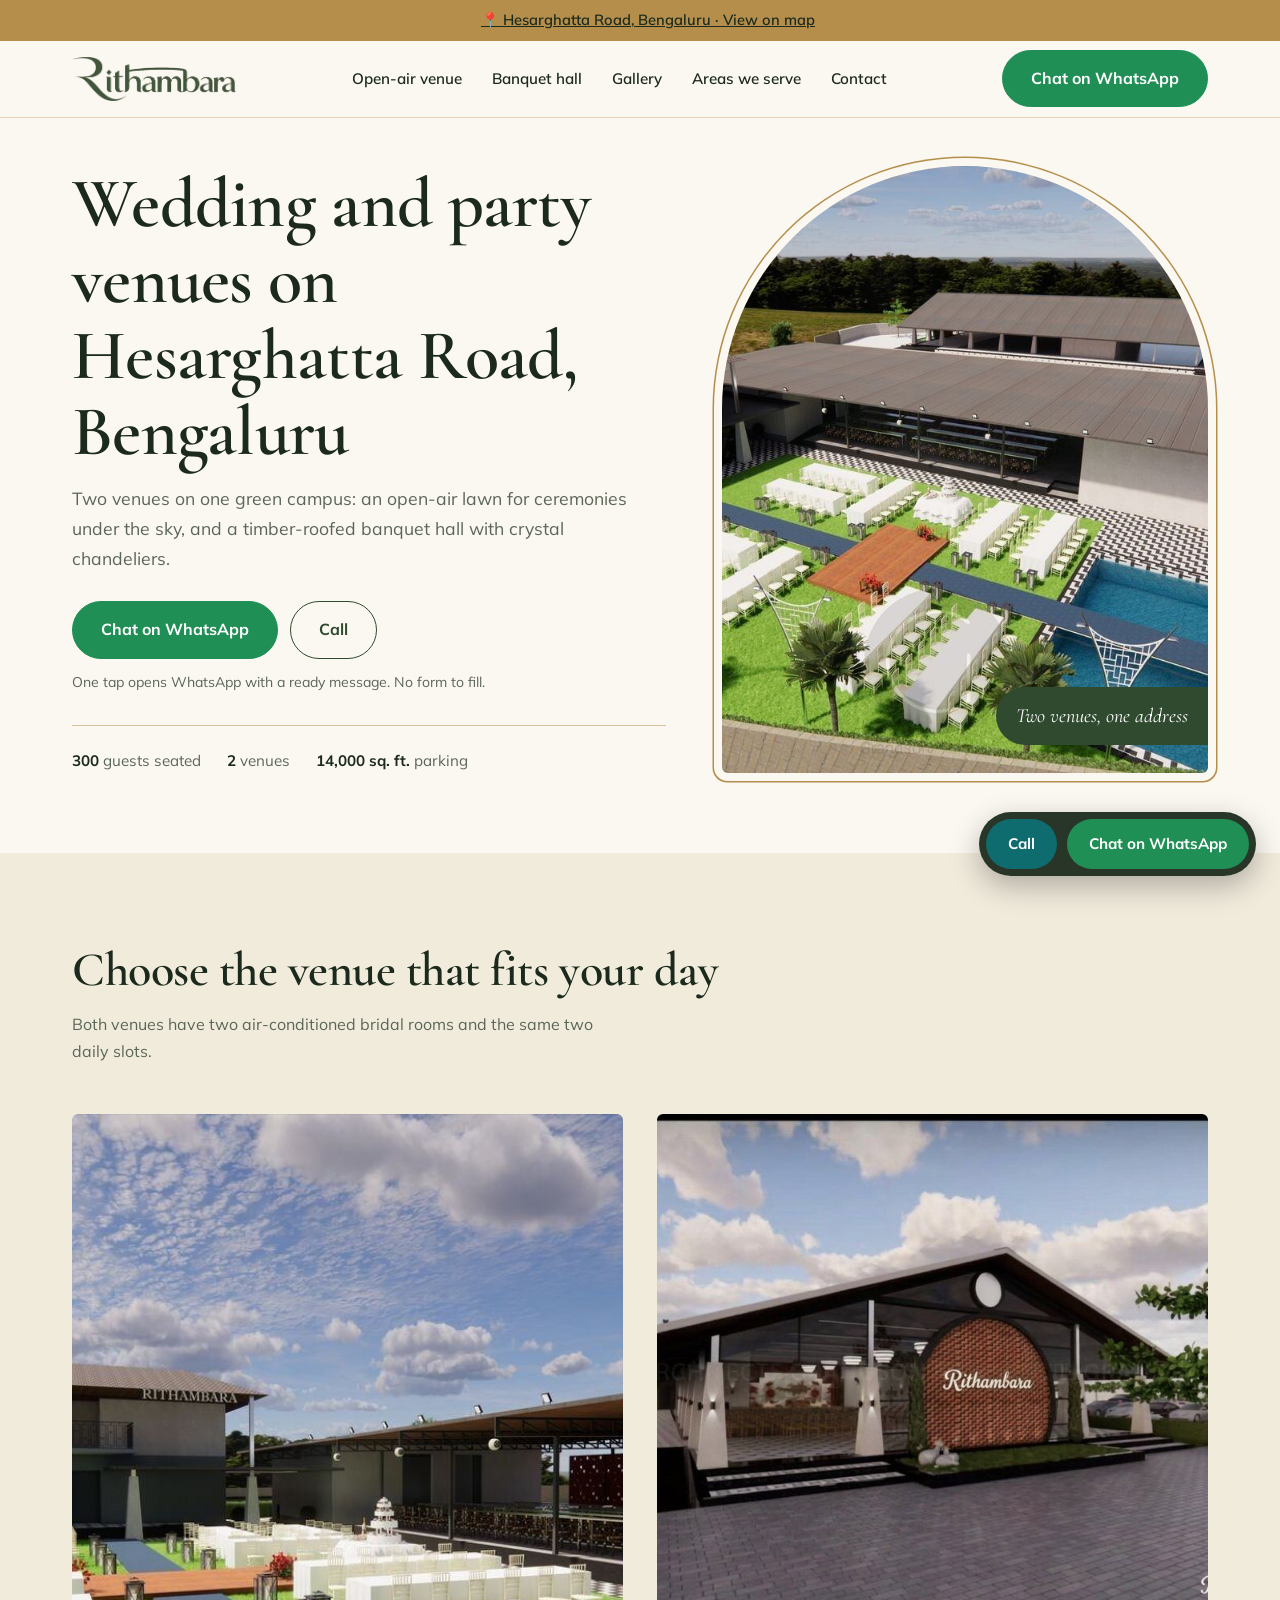
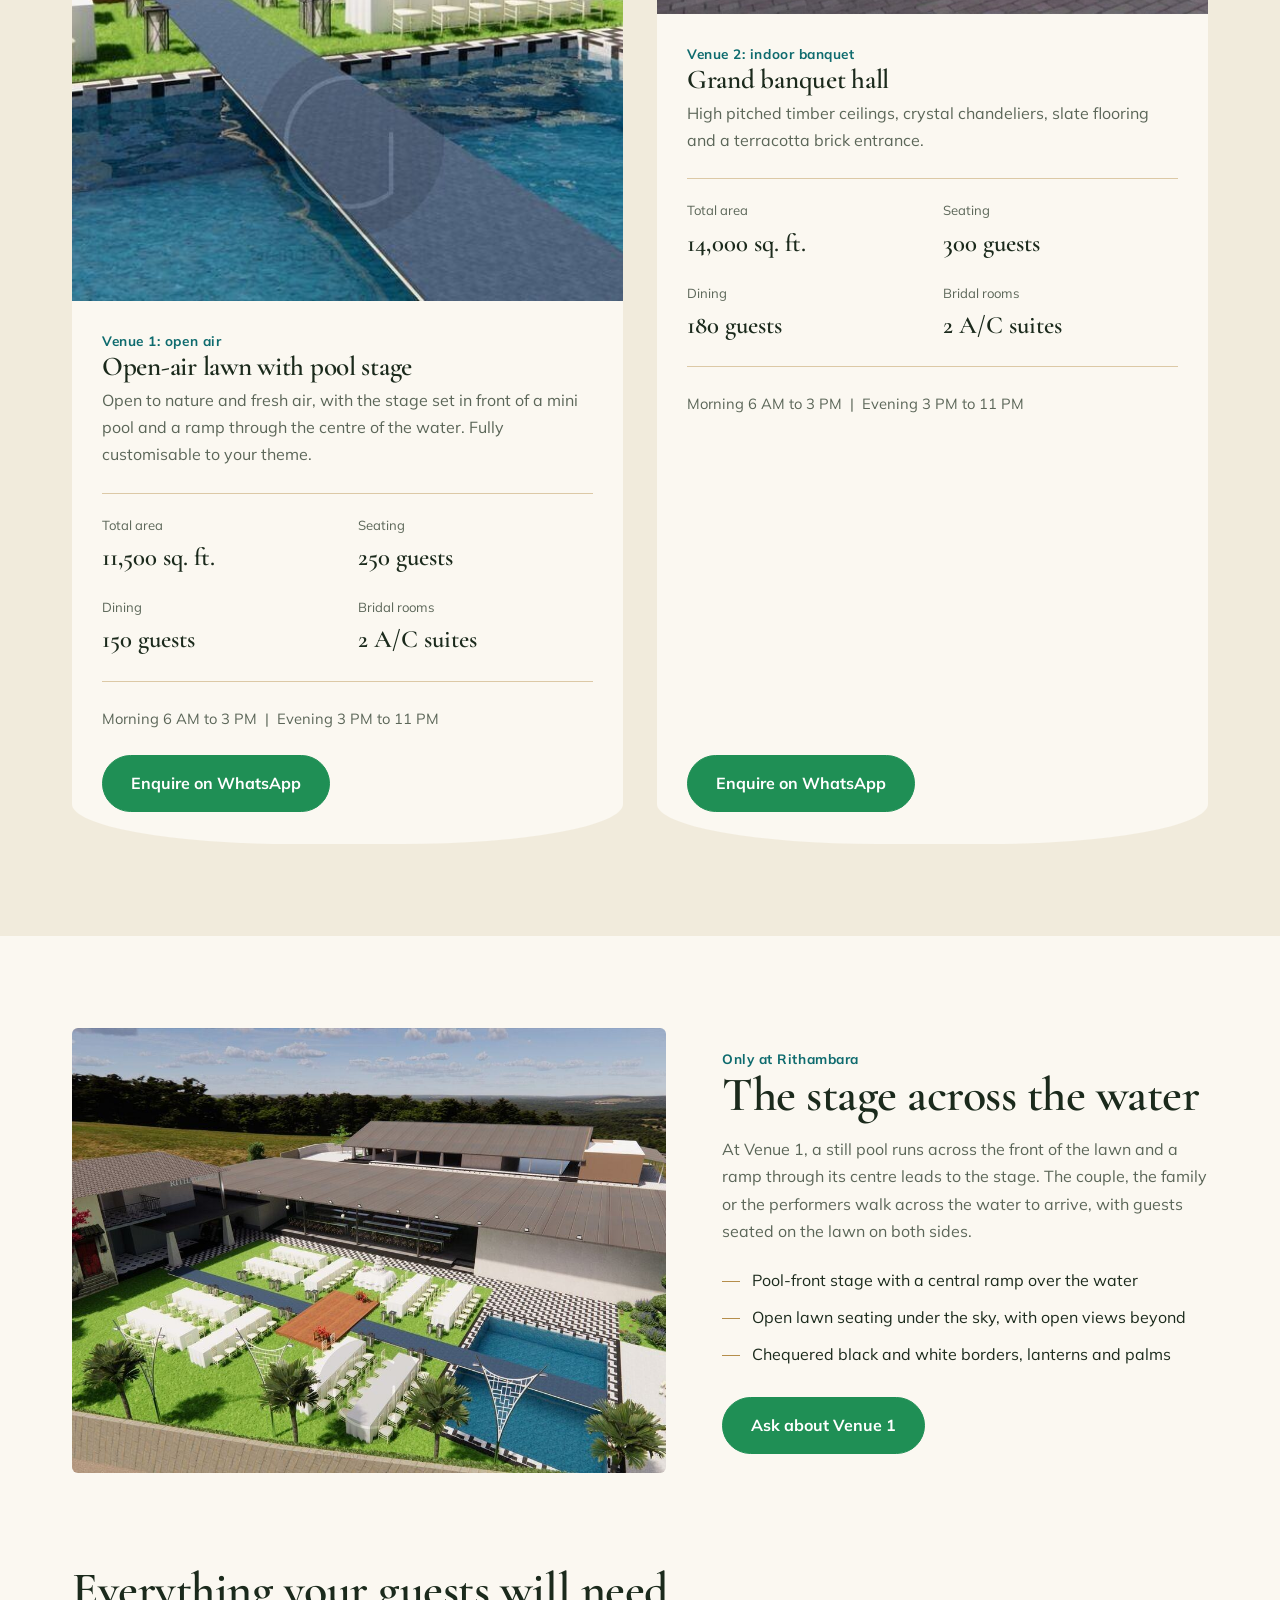
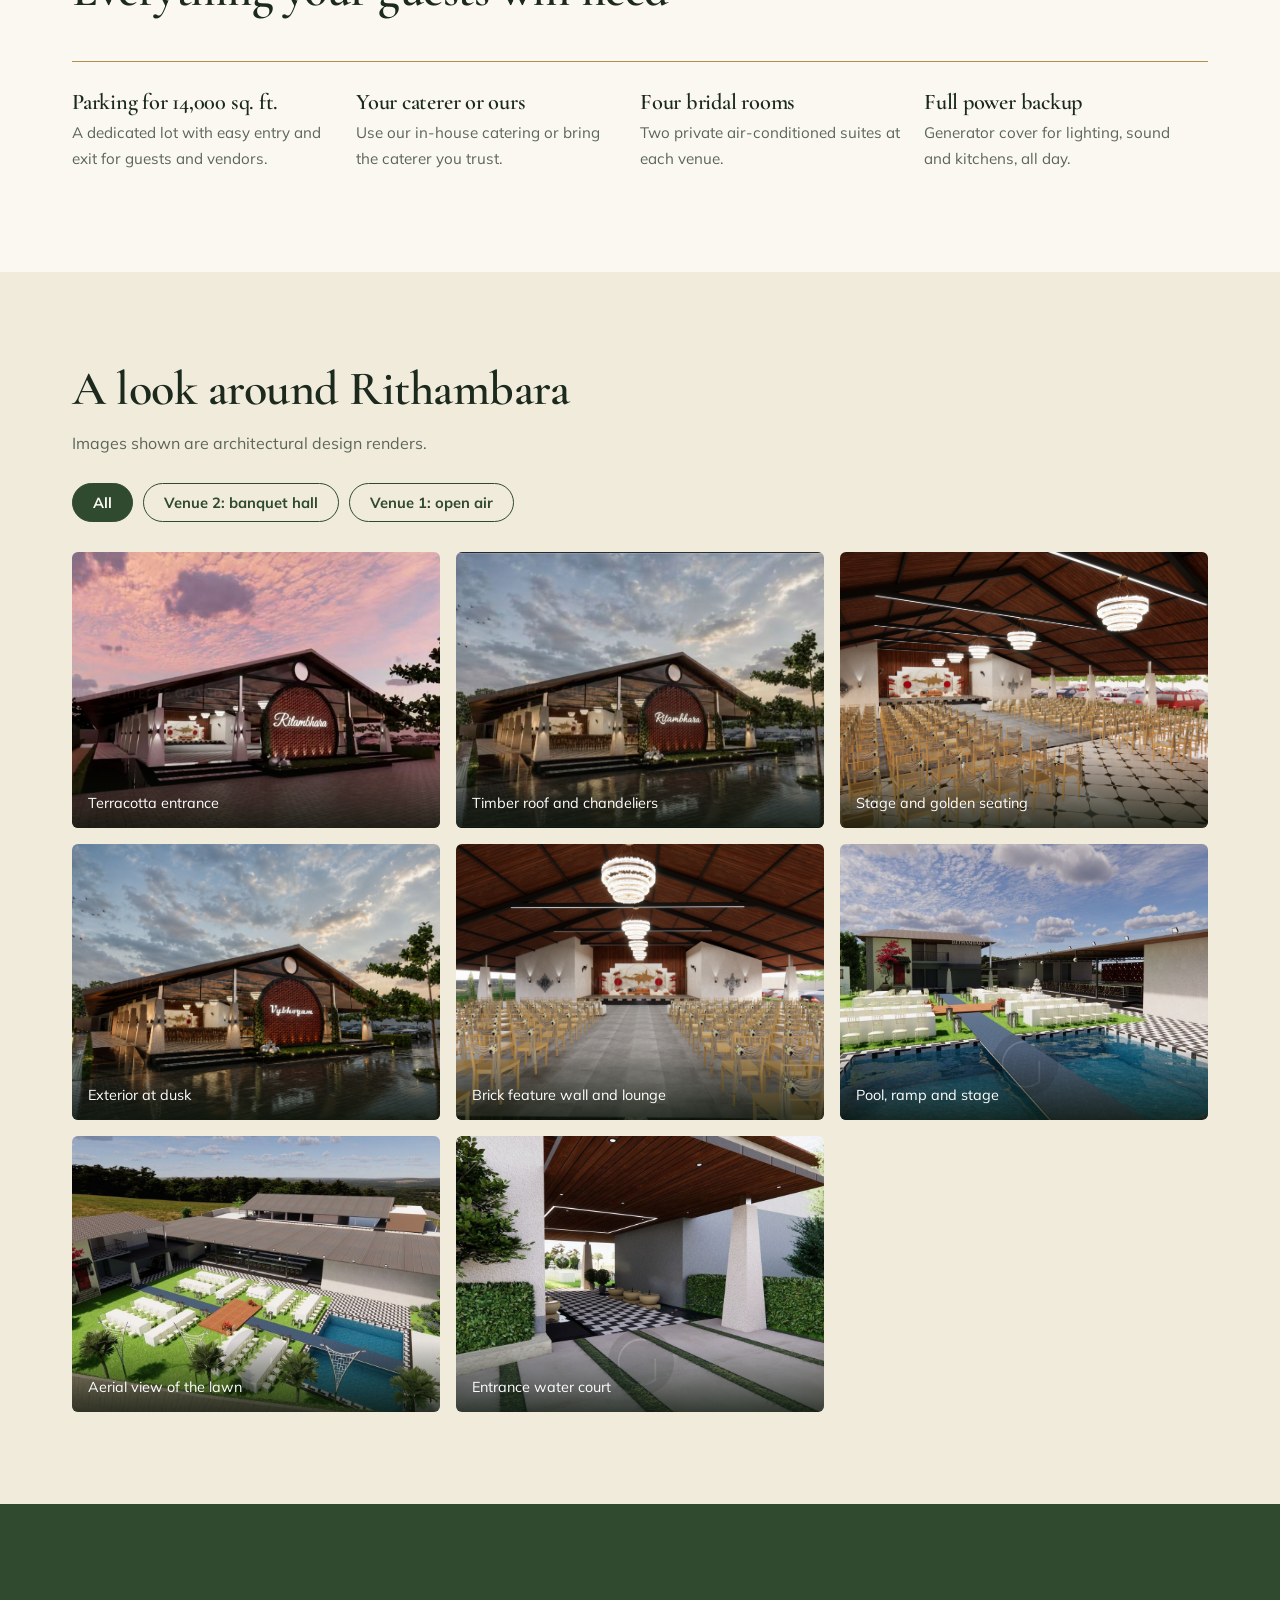
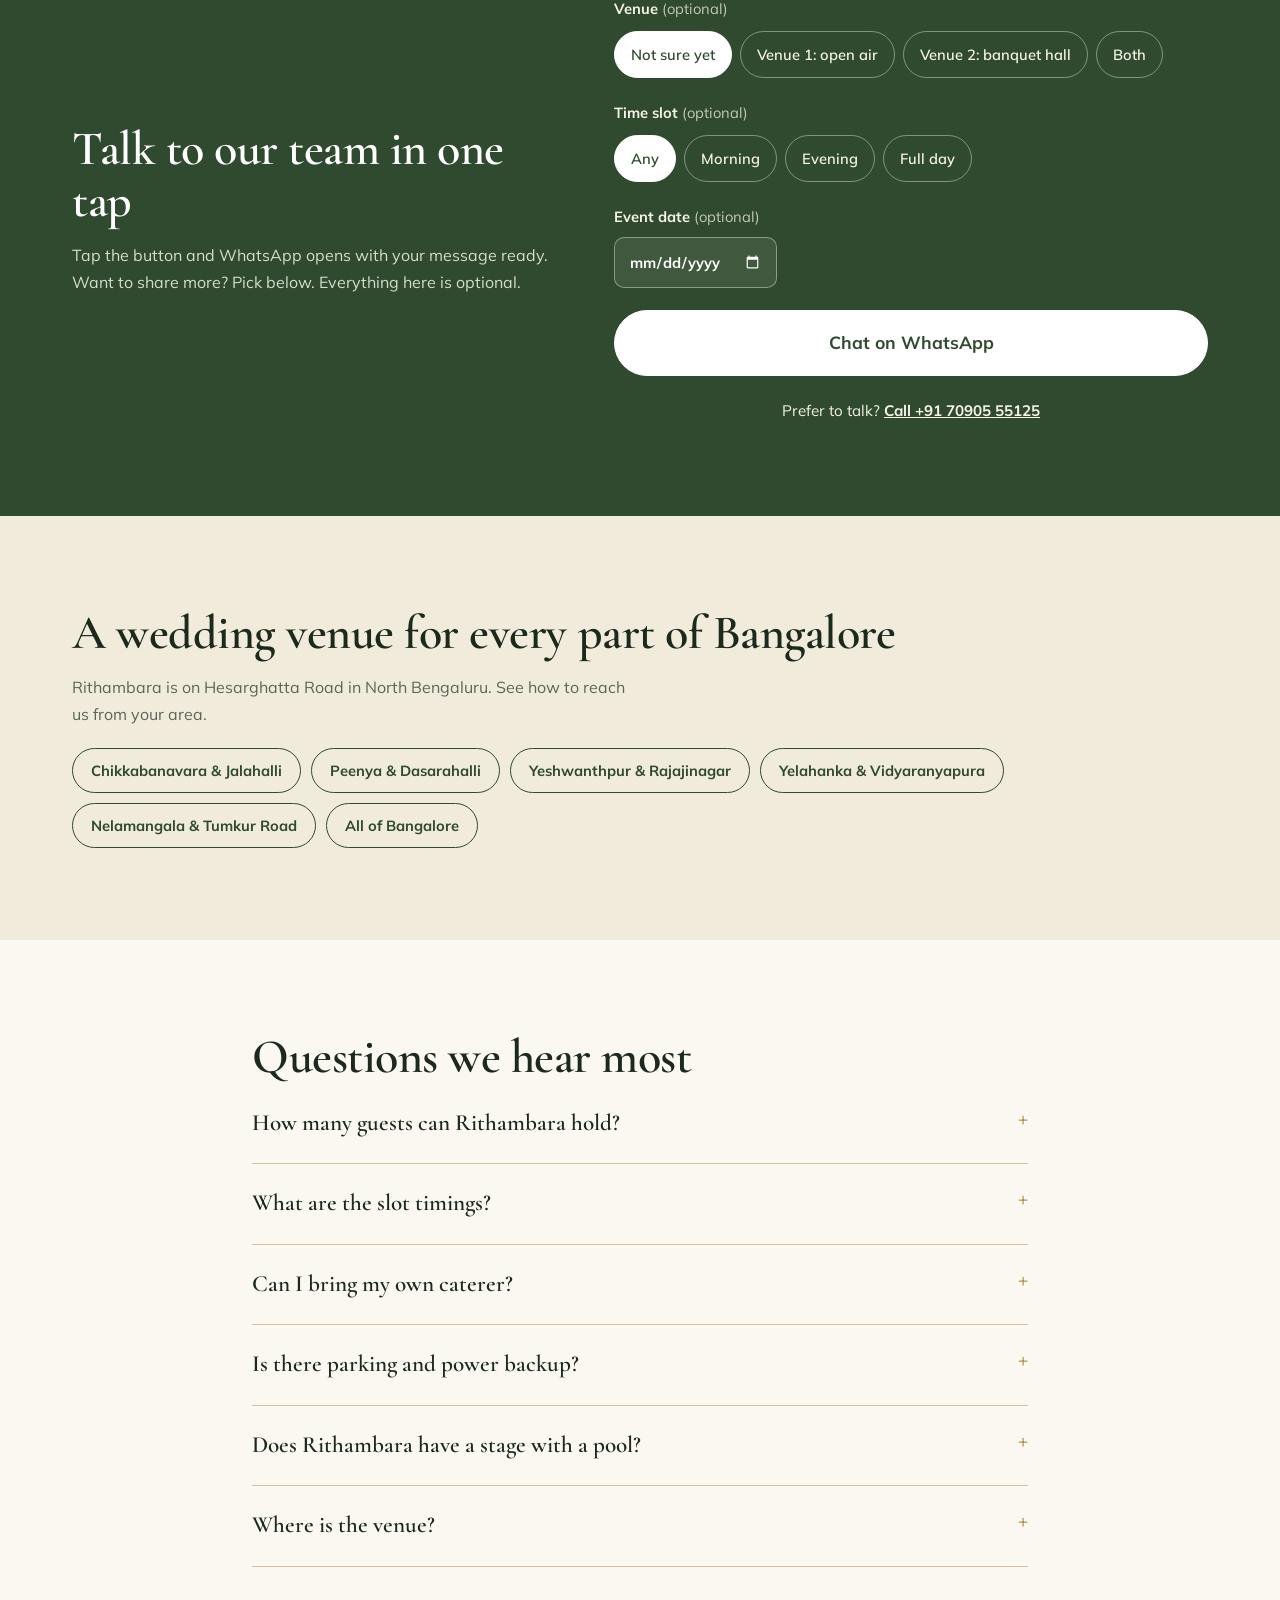
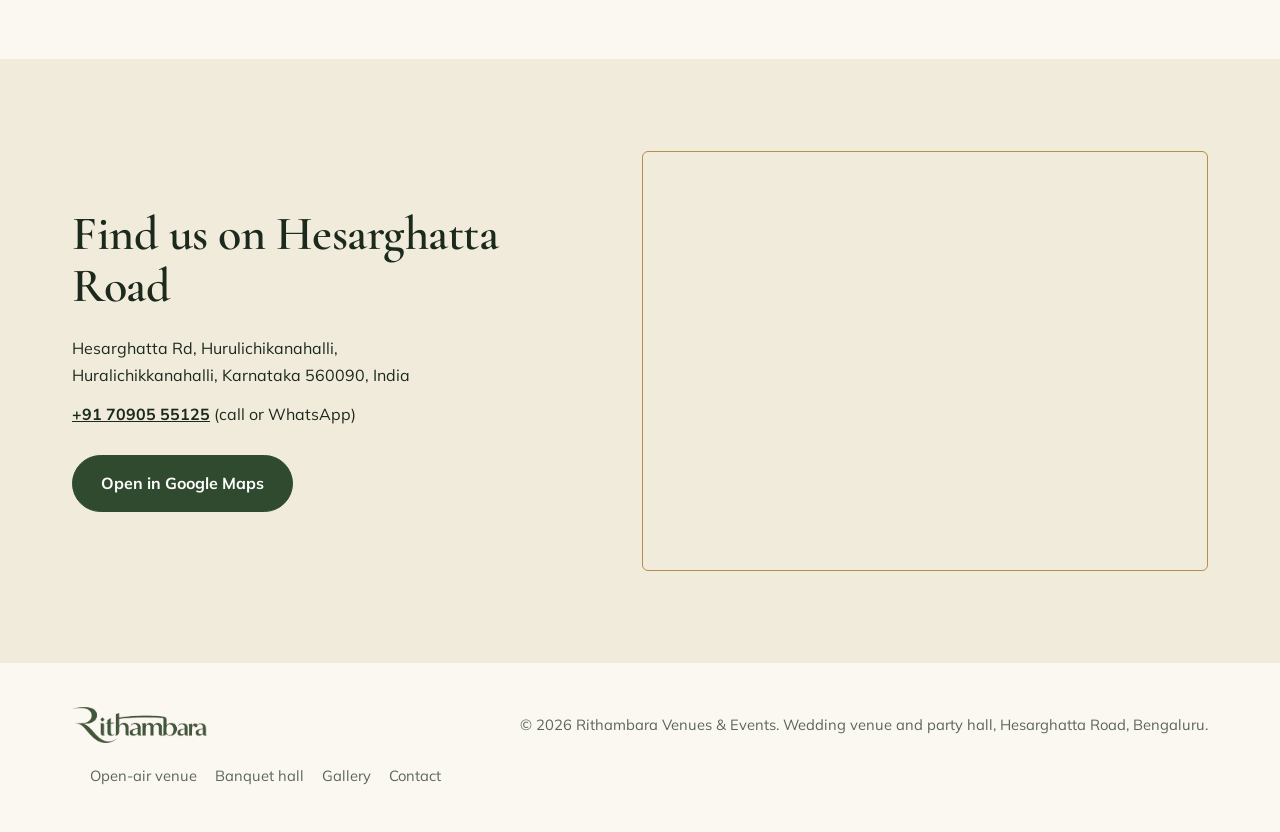
<file: index.html>
<!DOCTYPE html>
<html lang="en-IN">
<head>
<meta charset="UTF-8">
<meta name="viewport" content="width=device-width, initial-scale=1">
<title>Wedding Venue &amp; Party Hall in North Bengaluru | Rithambara</title>
<meta name="description" content="Rithambara: wedding and party venues on Hesarghatta Road, Bengaluru. An open-air lawn with a pool-front stage and a ramp across the water (250 guests), plus a banquet hall (300 guests). 14,000 sq. ft. parking, power backup, flexible catering.">
<meta name="keywords" content="outdoor wedding venue with pool Bengaluru, wedding stage over water, poolside wedding venue Bangalore, wedding venue Bengaluru, party hall Hesarghatta Road, banquet hall North Bengaluru, marriage hall Hesarghatta, outdoor wedding lawn Bangalore, reception hall, engagement venue, birthday party hall">
<meta name="robots" content="index, follow, max-image-preview:large">
<meta name="theme-color" content="#2F4A2E">
<link rel="canonical" href="https://rithambara.in/">
<link rel="preload" as="image" href="venue1-aerial-view.jpg" fetchpriority="high">
<link rel="icon" type="image/png" href="assets/favicon.png">
<link rel="apple-touch-icon" href="assets/favicon.png">
<meta property="og:type" content="website">
<meta property="og:locale" content="en_IN">
<meta property="og:site_name" content="Rithambara Venues & Events">
<meta property="og:title" content="Rithambara | Wedding Venue & Party Hall, Hesarghatta Road, Bengaluru">
<meta property="og:description" content="Two grand venues, an open-air lawn and an architectural banquet hall, with parking, power backup and flexible catering.">
<meta property="og:url" content="https://rithambara.in/">
<meta property="og:image" content="https://rithambara.in/venue1-aerial-view.jpg">
<meta name="twitter:card" content="summary_large_image">
<meta name="geo.region" content="IN-KA"><meta name="geo.placename" content="Bengaluru"><meta name="geo.position" content="13.118608;77.483178">

<link rel="preconnect" href="https://fonts.googleapis.com">
<link rel="preconnect" href="https://fonts.gstatic.com" crossorigin>
<link href="https://fonts.googleapis.com/css2?family=Cormorant+Garamond:ital,wght@0,500;0,600;1,500&family=Mulish:wght@400;500;700&display=swap" rel="stylesheet">

<script type="application/ld+json">
{"@context":"https://schema.org","@graph":[
{"@type":["EventVenue","LocalBusiness"],"@id":"https://rithambara.in/#venue","name":"Rithambara Venues & Events","description":"Wedding and party venue on Hesarghatta Road, Bengaluru with an open-air lawn, a pool-front stage reached by a ramp across the water, and an indoor banquet hall.","url":"https://rithambara.in/","telephone":"+917090555125","image":["https://rithambara.in/venue1-aerial-view.jpg","https://rithambara.in/IMG-20260905-WA0046.jpg"],"logo":"https://rithambara.in/assets/logo.png","priceRange":"$$","maximumAttendeeCapacity":300,"hasMap":"https://www.google.com/maps/search/?api=1&query=13.118608,77.483178","address":{"@type":"PostalAddress","streetAddress":"Hesarghatta Rd, Hurulichikanahalli","addressLocality":"Bengaluru","addressRegion":"Karnataka","postalCode":"560090","addressCountry":"IN"},"geo":{"@type":"GeoCoordinates","latitude":13.118608,"longitude":77.483178},"openingHoursSpecification":{"@type":"OpeningHoursSpecification","dayOfWeek":["Monday","Tuesday","Wednesday","Thursday","Friday","Saturday","Sunday"],"opens":"06:00","closes":"23:00"},"amenityFeature":[{"@type":"LocationFeatureSpecification","name":"Parking (14,000 sq. ft.)","value":true},{"@type":"LocationFeatureSpecification","name":"Air-conditioned bridal rooms","value":true},{"@type":"LocationFeatureSpecification","name":"100% power backup","value":true},{"@type":"LocationFeatureSpecification","name":"In-house and outside catering","value":true}]},
{"@type":"FAQPage","mainEntity":[
{"@type":"Question","name":"What is the guest capacity at Rithambara?","acceptedAnswer":{"@type":"Answer","text":"Venue 1 (open air) seats 250 guests with dining for 150. Venue 2 (indoor banquet hall) seats 300 guests with dining for 180."}},
{"@type":"Question","name":"What are the booking slot timings?","acceptedAnswer":{"@type":"Answer","text":"Morning slot is 6:00 AM to 3:00 PM and evening slot is 3:00 PM to 11:00 PM. Full-day bookings are available."}},
{"@type":"Question","name":"Can I bring my own caterer?","acceptedAnswer":{"@type":"Answer","text":"Yes. In-house catering is available, and you may also bring your preferred external caterer."}},
{"@type":"Question","name":"Is there parking and power backup?","acceptedAnswer":{"@type":"Answer","text":"Yes. There is a 14,000 sq. ft. parking area and 100% generator power backup for lighting and sound."}},
{"@type":"Question","name":"Does Rithambara have a stage with a pool?","acceptedAnswer":{"@type":"Answer","text":"Yes. Venue 1 is an open-air lawn with a stage set in front of a mini pool. A ramp runs through the centre of the water to the stage."}},
{"@type":"Question","name":"Where is Rithambara located?","acceptedAnswer":{"@type":"Answer","text":"On Hesarghatta Road, Hurulichikanahalli, Bengaluru, Karnataka 560090."}}]}]}
</script>

<link rel="stylesheet" href="assets/style.css">
</head>
<body>
<div class="ann" id="ann"><span id="annEv">Grand Opening on 22 November. You are invited! <a href="https://wa.me/917090555125?text=Hi%20Rithambara%20team%2C%20I%27d%20like%20to%20attend%20the%20Grand%20Opening%20on%2022%20November.%20Please%20share%20the%20details." target="_blank" rel="noopener">RSVP on WhatsApp</a></span><a class="annmap" href="https://www.google.com/maps/search/?api=1&query=13.118608,77.483178" target="_blank" rel="noopener">&#128205; Hesarghatta Road, Bengaluru &middot; View on map</a></div>

<header>
 <div class="wrap bar">
  <a href="#top" aria-label="Rithambara home"><img src="assets/logo.png" alt="Rithambara" width="164" height="44"></a>
  <nav id="nav" aria-label="Main">
   <ul><li><a href="open-air-wedding-venue/">Open-air venue</a></li><li><a href="banquet-hall/">Banquet hall</a></li><li><a href="gallery/">Gallery</a></li><li><a href="wedding-venues-bangalore/">Areas we serve</a></li><li><a href="contact/">Contact</a></li></ul>
  </nav>
  <a class="btn wa-b hdr-cta" href="https://wa.me/917090555125?text=Hi%20Rithambara%20team%2C%20I%27d%20like%20to%20check%20availability%20for%20my%20event.%20Please%20share%20details%20and%20pricing." target="_blank" rel="noopener">Chat on WhatsApp</a>
  <button class="menu" id="menuBtn" aria-label="Open menu" aria-expanded="false" aria-controls="nav">&#9776;</button>
 </div>
</header>

<main id="top">
<section class="hero" aria-labelledby="h1">
 <div class="wrap">
  <div>
   <h1 id="h1">Wedding and party venues on Hesarghatta Road, Bengaluru</h1>
   <p class="lead">Two venues on one green campus: an open-air lawn for ceremonies under the sky, and a timber-roofed banquet hall with crystal chandeliers.</p>
   <div class="acts">
    <a class="btn wa-b" href="https://wa.me/917090555125?text=Hi%20Rithambara%20team%2C%20I%27d%20like%20to%20check%20availability%20for%20my%20event.%20Please%20share%20details%20and%20pricing." target="_blank" rel="noopener">Chat on WhatsApp</a>
    <a class="btn ghost" href="tel:+917090555125">Call</a>
   </div>
   <p class="note">One tap opens WhatsApp with a ready message. No form to fill.</p>
   <div class="facts">
    <span><b>300</b> guests seated</span>
    <span><b>2</b> venues</span>
    <span><b>14,000 sq. ft.</b> parking</span>
   </div>
  </div>
  <div class="arch">
   <img src="venue1-aerial-view.jpg" alt="Aerial view of Rithambara: open lawn with a pool-front stage beside the banquet hall, Hesarghatta Road, Bengaluru" width="1400" height="787" fetchpriority="high" decoding="async" style="object-position:55% center">
   <div class="badge">Two venues, one address</div>
  </div>
 </div>
</section>

<section class="venues" id="venues" aria-labelledby="vh">
 <div class="wrap">
  <h2 id="vh">Choose the venue that fits your day</h2>
  <p class="lead">Both venues have two air-conditioned bridal rooms and the same two daily slots.</p>
  <div class="vgrid">
   <article class="venue">
    <img src="venue1-pool-stage-walkway.jpg" alt="Open-air wedding lawn at Rithambara with a ramp across a pool leading to the stage" width="1400" height="787" decoding="async">
    <div class="vbody">
     <span class="tag">Venue 1: open air</span>
     <h3><a href="open-air-wedding-venue/" style="text-decoration:none">Open-air lawn with pool stage</a></h3>
     <p class="lead" style="margin-top:6px">Open to nature and fresh air, with the stage set in front of a mini pool and a ramp through the centre of the water. Fully customisable to your theme.</p>
     <dl>
      <div><dt>Total area</dt><dd>11,500 sq. ft.</dd></div>
      <div><dt>Seating</dt><dd>250 guests</dd></div>
      <div><dt>Dining</dt><dd>150 guests</dd></div>
      <div><dt>Bridal rooms</dt><dd>2 A/C suites</dd></div>
     </dl>
     <p class="slots">Morning 6 AM to 3 PM &nbsp;|&nbsp; Evening 3 PM to 11 PM</p>
     <a class="btn wa-b" href="https://wa.me/917090555125?text=Hi%20Rithambara%20team%2C%20I%27m%20interested%20in%20Venue%201%20%28open-air%20lawn%29.%20Is%20my%20date%20available%3F%20Please%20share%20pricing." target="_blank" rel="noopener">Enquire on WhatsApp</a>
    </div>
   </article>
   <article class="venue">
    <img src="IMG-20260905-WA0047.jpg" alt="Indoor banquet hall with timber ceiling and chandeliers, Rithambara" width="800" height="500" decoding="async">
    <div class="vbody">
     <span class="tag">Venue 2: indoor banquet</span>
     <h3><a href="banquet-hall/" style="text-decoration:none">Grand banquet hall</a></h3>
     <p class="lead" style="margin-top:6px">High pitched timber ceilings, crystal chandeliers, slate flooring and a terracotta brick entrance.</p>
     <dl>
      <div><dt>Total area</dt><dd>14,000 sq. ft.</dd></div>
      <div><dt>Seating</dt><dd>300 guests</dd></div>
      <div><dt>Dining</dt><dd>180 guests</dd></div>
      <div><dt>Bridal rooms</dt><dd>2 A/C suites</dd></div>
     </dl>
     <p class="slots">Morning 6 AM to 3 PM &nbsp;|&nbsp; Evening 3 PM to 11 PM</p>
     <a class="btn wa-b" href="https://wa.me/917090555125?text=Hi%20Rithambara%20team%2C%20I%27m%20interested%20in%20Venue%202%20%28banquet%20hall%29.%20Is%20my%20date%20available%3F%20Please%20share%20pricing." target="_blank" rel="noopener">Enquire on WhatsApp</a>
    </div>
   </article>
  </div>
 </div>
</section>

<section class="sig" aria-labelledby="sgh">
 <div class="wrap">
  <div class="sigimg"><img src="venue1-aerial-view.jpg" alt="Aerial view of the Rithambara lawn with the pool, ramp and stage" width="1400" height="787" loading="lazy" decoding="async"></div>
  <div>
   <p class="tag">Only at Rithambara</p>
   <h2 id="sgh">The stage across the water</h2>
   <p class="lead">At Venue 1, a still pool runs across the front of the lawn and a ramp through its centre leads to the stage. The couple, the family or the performers walk across the water to arrive, with guests seated on the lawn on both sides.</p>
   <ul class="pts"><li>Pool-front stage with a central ramp over the water</li><li>Open lawn seating under the sky, with open views beyond</li><li>Chequered black and white borders, lanterns and palms</li></ul>
   <a class="btn wa-b" href="https://wa.me/917090555125?text=Hi%20Rithambara%20team%2C%20I%27m%20interested%20in%20Venue%201%20%28open-air%20lawn%29.%20Is%20my%20date%20available%3F%20Please%20share%20pricing." target="_blank" rel="noopener">Ask about Venue 1</a>
  </div>
 </div>
</section>

<section id="amenities" aria-labelledby="ah">
 <div class="wrap">
  <h2 id="ah">Everything your guests will need</h2>
  <div class="amen">
   <div><h3>Parking for 14,000 sq. ft.</h3><p>A dedicated lot with easy entry and exit for guests and vendors.</p></div>
   <div><h3>Your caterer or ours</h3><p>Use our in-house catering or bring the caterer you trust.</p></div>
   <div><h3>Four bridal rooms</h3><p>Two private air-conditioned suites at each venue.</p></div>
   <div><h3>Full power backup</h3><p>Generator cover for lighting, sound and kitchens, all day.</p></div>
  </div>
 </div>
</section>

<section class="gallery" id="gallery" aria-labelledby="gh">
 <div class="wrap">
  <h2 id="gh">A look around Rithambara</h2>
  <p class="lead">Images shown are architectural design renders.</p>
  <div class="tabs" role="group" aria-label="Filter gallery">
   <button aria-pressed="true" data-f="all">All</button>
   <button aria-pressed="false" data-f="v2">Venue 2: banquet hall</button>
   <button aria-pressed="false" data-f="v1">Venue 1: open air</button>
  </div>
  <div class="gg">
   <figure data-v="v2"><img loading="lazy" src="IMG-20260905-WA0045.jpg" alt="Terracotta brick entrance of Rithambara banquet hall" width="640" height="480"><figcaption>Terracotta entrance</figcaption></figure>
   <figure data-v="v2"><img loading="lazy" src="IMG-20260905-WA0046.jpg" alt="Timber roof and chandelier seating in Rithambara hall" width="640" height="480"><figcaption>Timber roof and chandeliers</figcaption></figure>
   <figure data-v="v2"><img loading="lazy" src="v2-interior-stage.jpg" onerror="this.onerror=null;this.src='https://images.unsplash.com/photo-1511795409834-ef04bbd61622?auto=format&fit=crop&w=800&q=75'" alt="Wedding stage with golden seating in Rithambara banquet hall" width="640" height="480"><figcaption>Stage and golden seating</figcaption></figure>
   <figure data-v="v2"><img loading="lazy" src="v2-exterior-dusk.jpg" onerror="this.onerror=null;this.src='https://images.unsplash.com/photo-1519167758481-83f550bb49b3?auto=format&fit=crop&w=800&q=75'" alt="Rithambara banquet hall exterior at dusk" width="640" height="480"><figcaption>Exterior at dusk</figcaption></figure>
   <figure data-v="v2"><img loading="lazy" src="v2-interior-backwall.jpg" onerror="this.onerror=null;this.src='https://images.unsplash.com/photo-1464366400600-7168b8af9bc3?auto=format&fit=crop&w=800&q=75'" alt="Brick feature wall and VIP sofa lounge at Rithambara" width="640" height="480"><figcaption>Brick feature wall and lounge</figcaption></figure>
   <!-- Venue 1 -->
   <figure data-v="v1"><img loading="lazy" src="venue1-pool-stage-walkway.jpg" alt="Ramp across the pool leading to the wedding stage at Rithambara" width="640" height="360"><figcaption>Pool, ramp and stage</figcaption></figure>
   <figure data-v="v1"><img loading="lazy" src="venue1-aerial-view.jpg" alt="Aerial view of the Rithambara open lawn and banquet hall" width="640" height="360"><figcaption>Aerial view of the lawn</figcaption></figure>
   <figure data-v="v1"><img loading="lazy" src="venue1-entrance-water-court.jpg" alt="Covered entrance with water bowls and chequered flooring at Rithambara" width="640" height="360"><figcaption>Entrance water court</figcaption></figure>
  </div>
 </div>
</section>

<section class="book" id="booking" aria-labelledby="bh">
 <div class="wrap">
  <div>
   <h2 id="bh">Talk to our team in one tap</h2>
   <p class="lead">Tap the button and WhatsApp opens with your message ready. Want to share more? Pick below. Everything here is optional.</p>
  </div>
  <div class="quick">
   <fieldset><legend>Venue <span>(optional)</span></legend>
    <div class="chips">
     <label><input type="radio" name="v" value="" checked><span>Not sure yet</span></label>
     <label><input type="radio" name="v" value="Venue 1 (open-air lawn)"><span>Venue 1: open air</span></label>
     <label><input type="radio" name="v" value="Venue 2 (banquet hall)"><span>Venue 2: banquet hall</span></label>
     <label><input type="radio" name="v" value="both venues"><span>Both</span></label>
    </div></fieldset>
   <fieldset><legend>Time slot <span>(optional)</span></legend>
    <div class="chips">
     <label><input type="radio" name="s" value="" checked><span>Any</span></label>
     <label><input type="radio" name="s" value="morning (6 AM to 3 PM)"><span>Morning</span></label>
     <label><input type="radio" name="s" value="evening (3 PM to 11 PM)"><span>Evening</span></label>
     <label><input type="radio" name="s" value="full day"><span>Full day</span></label>
    </div></fieldset>
   <label class="d" for="eventDate">Event date <span class="o">(optional)</span><br><input type="date" id="eventDate"></label>
   <a id="waMain" class="btn wa-b" href="https://wa.me/917090555125?text=Hi%20Rithambara%20team%2C%20I%27d%20like%20to%20check%20availability%20for%20my%20event.%20Please%20share%20details%20and%20pricing." target="_blank" rel="noopener">Chat on WhatsApp</a>
   <p class="alt">Prefer to talk? <a href="tel:+917090555125">Call +91 70905 55125</a></p>
  </div>
 </div>
</section>

<section id="areas" class="band" aria-labelledby="arh"><div class="wrap"><h2 id="arh">A wedding venue for every part of Bangalore</h2><p class="lead">Rithambara is on Hesarghatta Road in North Bengaluru. See how to reach us from your area.</p><div class="chiplinks"><a href="wedding-venue-chikkabanavara-jalahalli/">Chikkabanavara & Jalahalli</a><a href="wedding-venue-peenya-dasarahalli/">Peenya & Dasarahalli</a><a href="wedding-venue-yeshwanthpur-rajajinagar/">Yeshwanthpur & Rajajinagar</a><a href="wedding-venue-yelahanka-vidyaranyapura/">Yelahanka & Vidyaranyapura</a><a href="wedding-venue-nelamangala-tumkur-road/">Nelamangala & Tumkur Road</a><a href="wedding-venues-bangalore/">All of Bangalore</a></div></div></section>

<section class="faq" id="faq" aria-labelledby="fh">
 <div class="wrap">
  <h2 id="fh">Questions we hear most</h2>
  <details><summary>How many guests can Rithambara hold?</summary><p>Venue 1 seats 250 guests with dining for 150. Venue 2 seats 300 guests with dining for 180.</p></details>
  <details><summary>What are the slot timings?</summary><p>Morning runs 6 AM to 3 PM and evening runs 3 PM to 11 PM. You can also book the full day.</p></details>
  <details><summary>Can I bring my own caterer?</summary><p>Yes. We offer in-house catering, and you are welcome to bring an external caterer.</p></details>
  <details><summary>Is there parking and power backup?</summary><p>There is 14,000 sq. ft. of parking and 100% generator backup for lighting and sound.</p></details>
  <details><summary>Does Rithambara have a stage with a pool?</summary><p>Yes. Venue 1 is an open-air lawn with a stage set in front of a mini pool, and a ramp runs through the centre of the water to the stage.</p></details>
  <details><summary>Where is the venue?</summary><p>On Hesarghatta Road, Hurulichikanahalli, Bengaluru 560090, in North Bengaluru.</p></details>
 </div>
</section>

<section class="loc" id="location" aria-labelledby="lh">
 <div class="wrap">
  <div>
   <h2 id="lh">Find us on Hesarghatta Road</h2>
   <address>
    <p>Hesarghatta Rd, Hurulichikanahalli,<br>Huralichikkanahalli, Karnataka 560090, India</p>
    <p><a href="tel:+917090555125"><strong>+91 70905 55125</strong></a> (call or WhatsApp)</p>
   </address>
   <a class="btn" href="https://www.google.com/maps/search/?api=1&query=13.118608,77.483178" target="_blank" rel="noopener" style="margin-top:14px">Open in Google Maps</a>
  </div>
  <div class="map">
   <iframe title="Map showing Rithambara venue location" loading="lazy" referrerpolicy="no-referrer-when-downgrade" src="https://www.google.com/maps/embed?pb=!1m18!1m12!1m3!1d754.3445395232666!2d77.48317815033798!3d13.118607888644522!2m3!1f0!2f0!3f0!3m2!1i1024!2i768!4f13.1!3m3!1m2!1s0x3bae23d21d90ec5b%3A0xe2ff736a3cdfd9e!2sRithambara%20-%20The%20venue!5e1!3m2!1sen!2sin!4v1794553250120!5m2!1sen!2sin"></iframe>
  </div>
 </div>
</section>
</main>

<footer>
 <div class="wrap foot">
  <img src="assets/logo.png" alt="Rithambara" width="132" height="36" loading="lazy">
  <p>&copy; 2026 Rithambara Venues & Events. Wedding venue and party hall, Hesarghatta Road, Bengaluru.</p>
  <p><a href="open-air-wedding-venue/">Open-air venue</a><a href="banquet-hall/">Banquet hall</a><a href="gallery/">Gallery</a><a href="contact/">Contact</a></p>
 </div>
</footer>

<div class="fab">
 <a class="c" href="tel:+917090555125">Call</a>
 <a class="w" href="https://wa.me/917090555125?text=Hi%20Rithambara%20team%2C%20I%27d%20like%20to%20check%20availability%20for%20my%20event.%20Please%20share%20details%20and%20pricing." target="_blank" rel="noopener">Chat on WhatsApp</a>
</div>

<dialog id="invite" aria-labelledby="invT">
 <form method="dialog"><button class="x" aria-label="Close invitation">&times;</button></form>
 <img src="venue1-aerial-view.jpg" alt="" width="700" height="394">
 <div class="ib">
  <p class="eyebrow">You are invited</p>
  <h2 id="invT">Rithambara Grand Opening</h2>
  <p class="when"><b>Sunday, 22 November 2026</b><span id="cd"></span></p>
  <p style="color:var(--mute)">Come and see the stage across the water in person, and walk the venues with our team.</p>
  <a class="btn wa-b" id="rsvp" href="https://wa.me/917090555125?text=Hi%20Rithambara%20team%2C%20I%27d%20like%20to%20attend%20the%20Grand%20Opening%20on%2022%20November.%20Please%20share%20the%20details." target="_blank" rel="noopener">RSVP on WhatsApp</a>
  <button class="later" id="later" type="button">Maybe later</button>
 </div>
</dialog>

<script>
const $=s=>document.querySelector(s);
const nav=$('#nav'),mb=$('#menuBtn');
mb.onclick=()=>{const o=nav.classList.toggle('open');mb.setAttribute('aria-expanded',o)};
nav.onclick=e=>{if(e.target.tagName==='A'){nav.classList.remove('open');mb.setAttribute('aria-expanded',false)}};
const dt=$('#eventDate');dt.min=new Date().toISOString().split('T')[0];
const val=n=>(document.querySelector('input[name='+n+']:checked')||{}).value||'';
function build(){
 const v=val('v'),sl=val('s'),d=dt.value;
 let m="Hi Rithambara team, I'd like to check availability";
 if(v)m+=' at '+v;
 if(d)m+=' on '+new Date(d+'T00:00').toLocaleDateString('en-IN',{day:'numeric',month:'short',year:'numeric'});
 if(sl)m+=' for the '+sl+' slot';
 m+='. Please share details and pricing.';
 $('#waMain').href='https://wa.me/917090555125?text='+encodeURIComponent(m);
}
document.querySelectorAll('.quick input').forEach(i=>i.addEventListener('change',build));
document.querySelectorAll('.tabs button').forEach(b=>b.onclick=()=>{
 document.querySelectorAll('.tabs button').forEach(x=>x.setAttribute('aria-pressed',x===b));
 document.querySelectorAll('.gg figure').forEach(f=>f.hidden=b.dataset.f!=='all'&&f.dataset.v!==b.dataset.f);
});
// Grand Opening invitation: shown after 5s, once per 3 days, removed after 22 Nov
(()=>{
 const ann=$('#ann'),dlg=$('#invite');
 const now=new Date(),today=new Date(now.getFullYear(),now.getMonth(),now.getDate());
 const days=Math.round((new Date('2026-11-22T00:00')-today)/864e5);
 if(days<0){const ev=$('#annEv');if(ev)ev.remove();dlg.remove();return}
 $('#cd').textContent=days>1?'(in '+days+' days)':days===1?'(tomorrow)':'(today)';
 const mark=()=>{try{localStorage.setItem('inv',Date.now())}catch(e){}};
 dlg.addEventListener('close',mark);
 dlg.addEventListener('click',e=>{if(e.target===dlg)dlg.close()});
 $('#later').onclick=()=>dlg.close();
 $('#rsvp').addEventListener('click',()=>dlg.close());
 let seen=0;try{seen=+localStorage.getItem('inv')||0}catch(e){}
 if(Date.now()-seen>3*864e5&&dlg.showModal)setTimeout(()=>{if(!dlg.open)dlg.showModal()},5000);
})();
// load first screen fast, then fetch the remaining images in the background
addEventListener('load',()=>document.querySelectorAll('img[loading=lazy]').forEach(i=>i.loading='eager'));
</script>
</body>
</html>
</file>
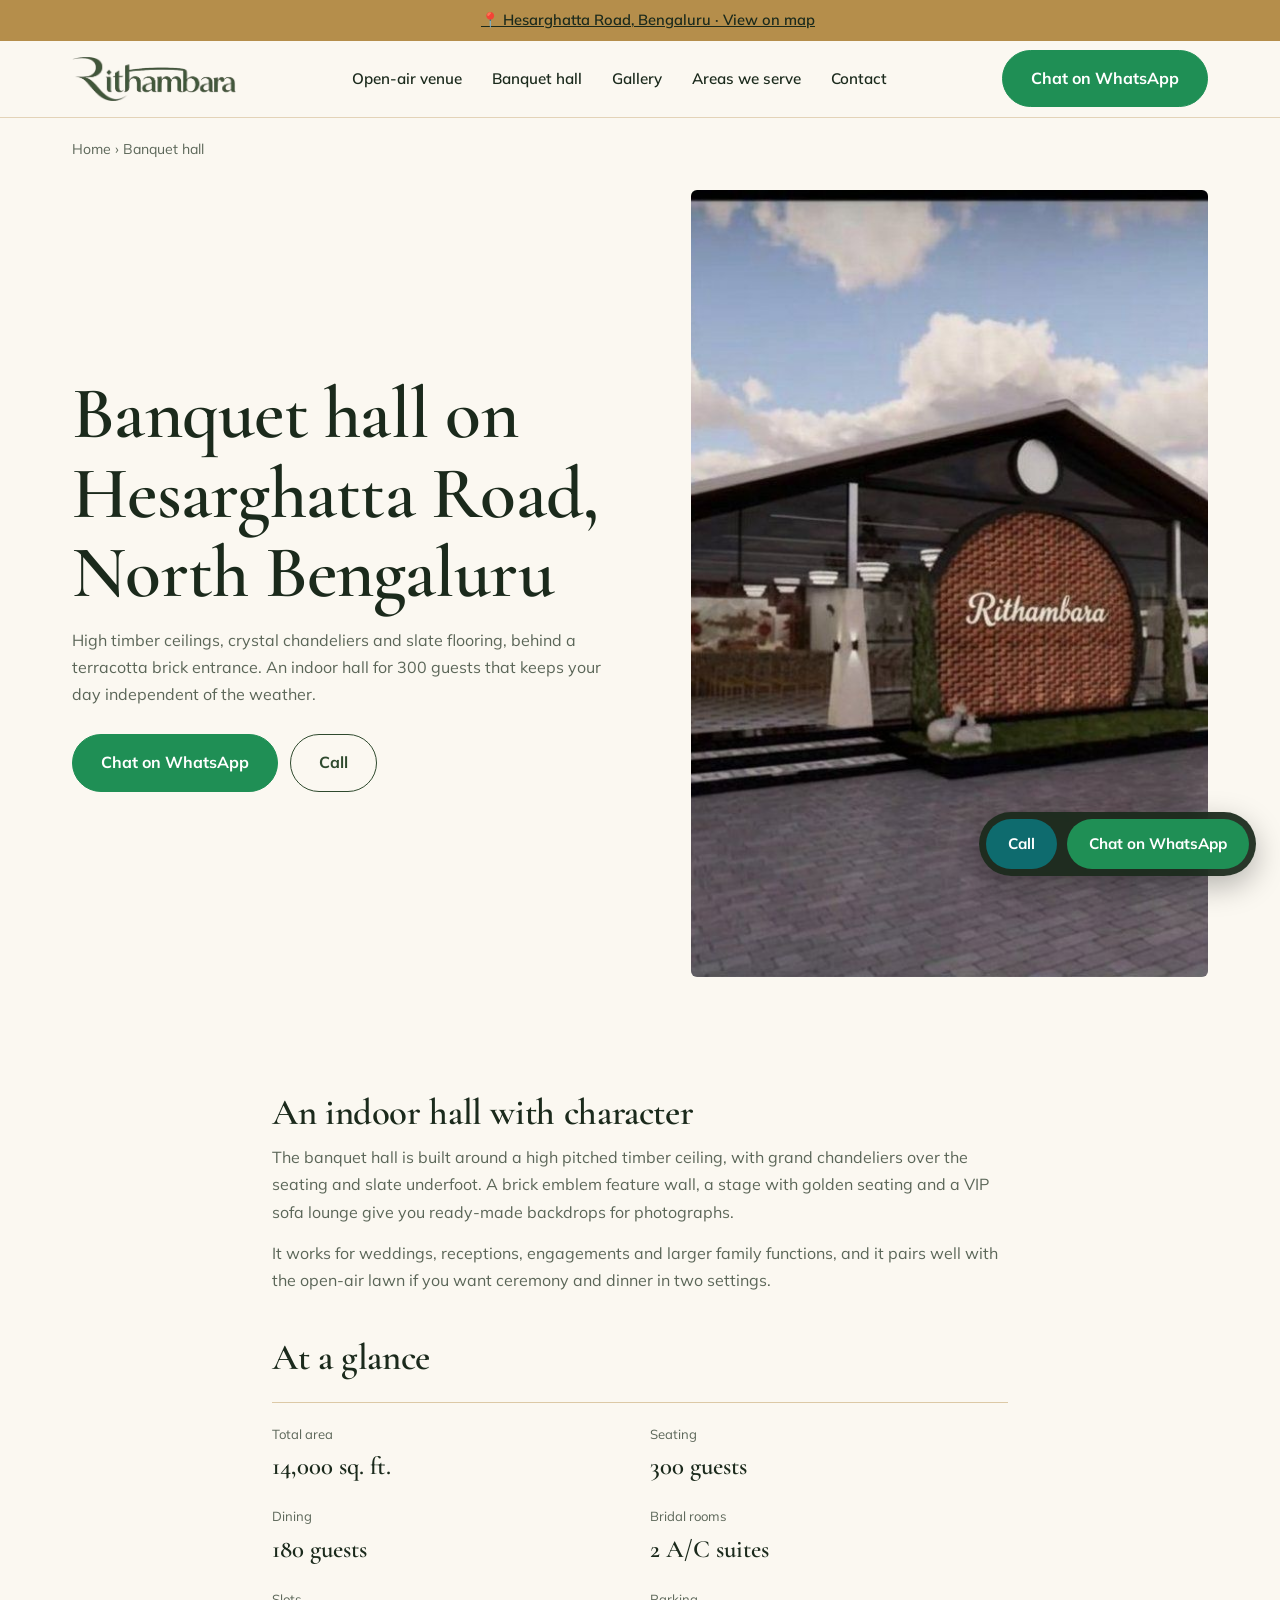
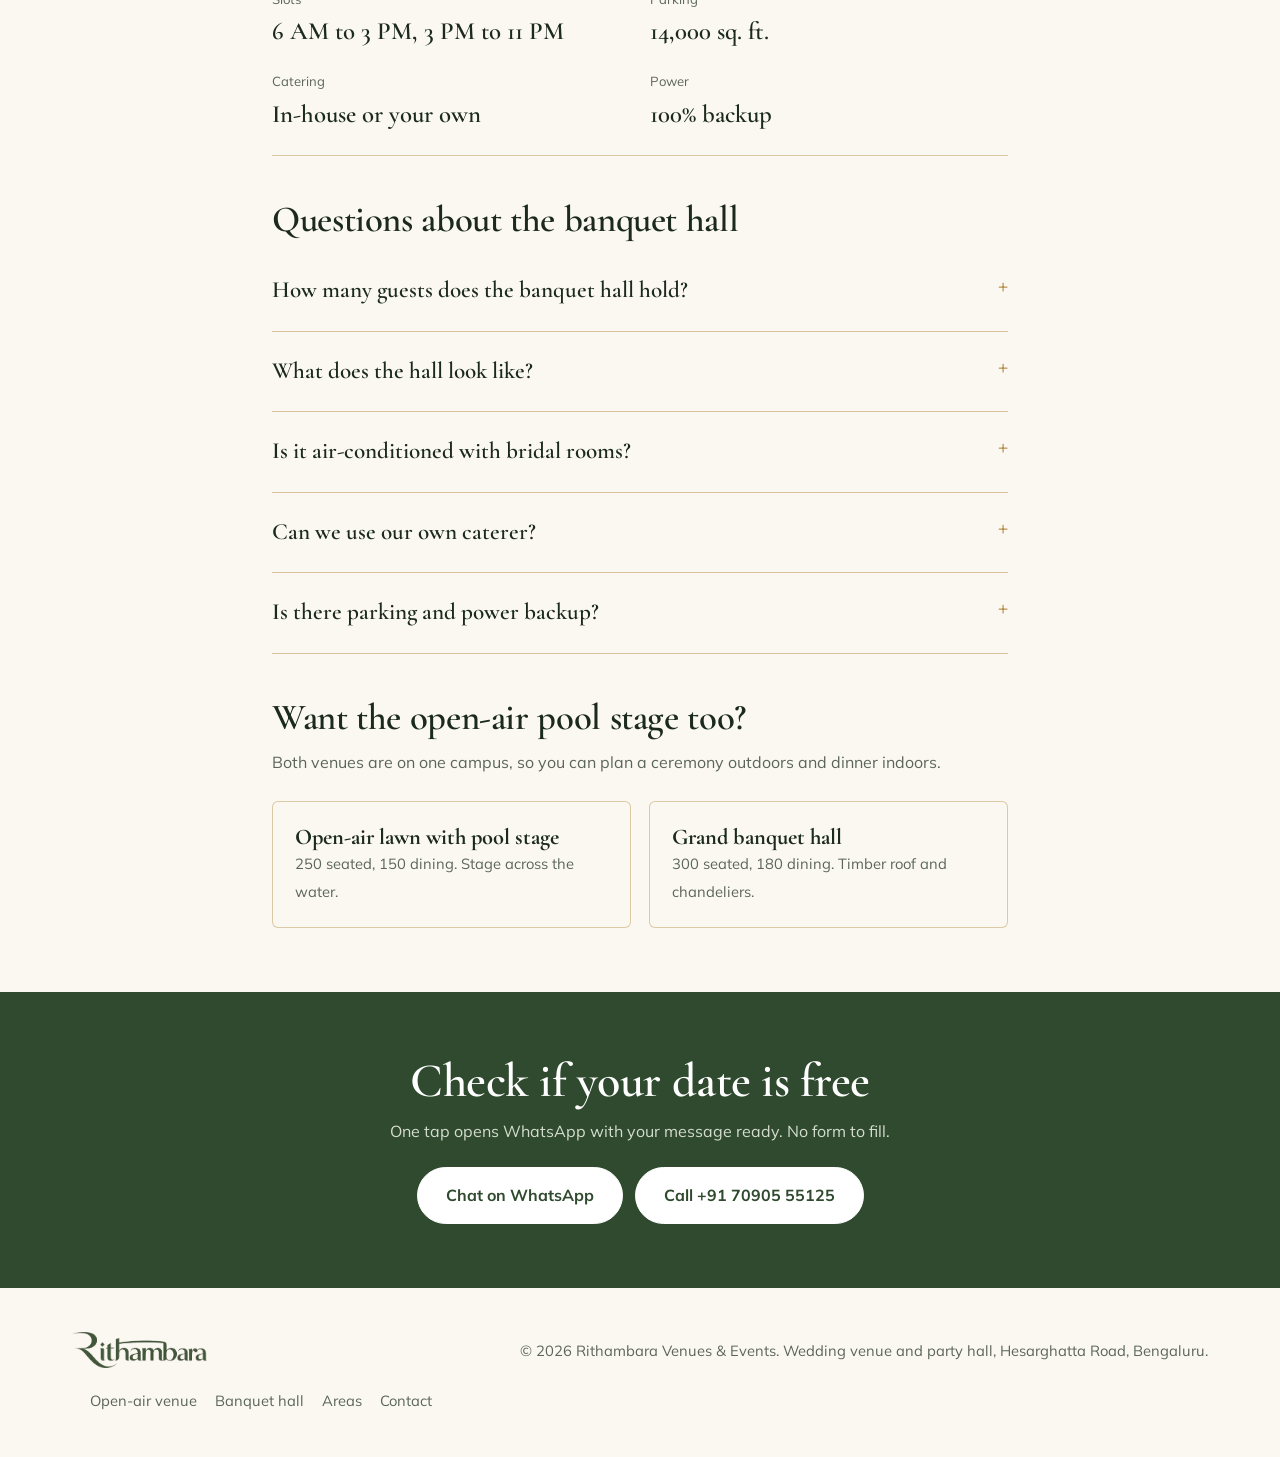
<file: banquet-hall/index.html>
<!DOCTYPE html>
<html lang="en-IN">
<head>
<meta charset="UTF-8">
<meta name="viewport" content="width=device-width, initial-scale=1">
<title>Banquet Hall on Hesarghatta Road, Bengaluru | Rithambara</title>
<meta name="description" content="Indoor banquet hall near North Bengaluru: timber pitched ceiling, chandeliers, slate flooring. 300 seated, 180 dining, 2 A/C bridal rooms, large parking.">
<meta name="robots" content="index, follow, max-image-preview:large">
<meta name="theme-color" content="#2F4A2E">
<link rel="canonical" href="https://rithambara.in/banquet-hall/">
<link rel="icon" type="image/png" href="../assets/favicon.png">
<meta property="og:type" content="website"><meta property="og:locale" content="en_IN"><meta property="og:site_name" content="Rithambara Venues &amp; Events">
<meta property="og:title" content="Banquet Hall on Hesarghatta Road, Bengaluru | Rithambara"><meta property="og:description" content="Indoor banquet hall near North Bengaluru: timber pitched ceiling, chandeliers, slate flooring. 300 seated, 180 dining, 2 A/C bridal rooms, large parking."><meta property="og:url" content="https://rithambara.in/banquet-hall/">
<meta property="og:image" content="https://rithambara.in/IMG-20260905-WA0047.jpg"><meta name="twitter:card" content="summary_large_image">
<link rel="preconnect" href="https://fonts.googleapis.com"><link rel="preconnect" href="https://fonts.gstatic.com" crossorigin>
<link href="https://fonts.googleapis.com/css2?family=Cormorant+Garamond:ital,wght@0,500;0,600;1,500&family=Mulish:wght@400;500;700&display=swap" rel="stylesheet">
<link rel="stylesheet" href="../assets/style.css">
<script type="application/ld+json">{"@context": "https://schema.org", "@graph": [{"@type": "BreadcrumbList", "itemListElement": [{"@type": "ListItem", "position": 1, "name": "Home", "item": "https://rithambara.in/"}, {"@type": "ListItem", "position": 2, "name": "Banquet hall", "item": "https://rithambara.in/banquet-hall/"}]}, {"@type": "WebPage", "url": "https://rithambara.in/banquet-hall/", "name": "Banquet Hall on Hesarghatta Road, Bengaluru | Rithambara", "description": "Indoor banquet hall near North Bengaluru: timber pitched ceiling, chandeliers, slate flooring. 300 seated, 180 dining, 2 A/C bridal rooms, large parking.", "about": {"@id": "https://rithambara.in/#venue"}}, {"@type": "FAQPage", "mainEntity": [{"@type": "Question", "name": "How many guests does the banquet hall hold?", "acceptedAnswer": {"@type": "Answer", "text": "It seats 300 guests, with dining for 180, across 14,000 sq. ft."}}, {"@type": "Question", "name": "What does the hall look like?", "acceptedAnswer": {"@type": "Answer", "text": "It has high pitched timber ceilings, crystal chandeliers, slate flooring, a terracotta brick entrance and a brick feature wall."}}, {"@type": "Question", "name": "Is it air-conditioned with bridal rooms?", "acceptedAnswer": {"@type": "Answer", "text": "The venue has two air-conditioned bridal rooms. Ask our team about cooling for the main hall when you enquire."}}, {"@type": "Question", "name": "Can we use our own caterer?", "acceptedAnswer": {"@type": "Answer", "text": "Yes. You can use our in-house catering or bring your preferred external caterer."}}, {"@type": "Question", "name": "Is there parking and power backup?", "acceptedAnswer": {"@type": "Answer", "text": "Yes. There is 14,000 sq. ft. of parking and 100% power backup for lighting and sound."}}]}]}</script>
</head>
<body>
<div class="ann" id="ann"><span id="annEv">Grand Opening on 22 November. You are invited! <a href="https://wa.me/917090555125?text=Hi%20Rithambara%20team%2C%20I%27d%20like%20to%20attend%20the%20Grand%20Opening%20on%2022%20November.%20Please%20share%20the%20details." target="_blank" rel="noopener">RSVP on WhatsApp</a></span><a class="annmap" href="https://www.google.com/maps/search/?api=1&query=13.118608,77.483178" target="_blank" rel="noopener">&#128205; Hesarghatta Road, Bengaluru &middot; View on map</a></div>
<header><div class="wrap bar">
 <a href="../" aria-label="Rithambara home"><img src="../assets/logo.png" alt="Rithambara" width="164" height="44"></a>
 <nav id="nav" aria-label="Main"><ul><li><a href="../open-air-wedding-venue/">Open-air venue</a></li><li><a href="../banquet-hall/">Banquet hall</a></li><li><a href="../gallery/">Gallery</a></li><li><a href="../wedding-venues-bangalore/">Areas we serve</a></li><li><a href="../contact/">Contact</a></li></ul></nav>
 <a class="btn wa-b hdr-cta" href="https://wa.me/917090555125?text=Hi%20Rithambara%20team%2C%20I%27d%20like%20to%20check%20availability%20for%20my%20event.%20Please%20share%20details%20and%20pricing." target="_blank" rel="noopener">Chat on WhatsApp</a>
 <button class="menu" id="menuBtn" aria-label="Open menu" aria-expanded="false" aria-controls="nav">&#9776;</button>
</div></header>
<nav class="crumbs" aria-label="Breadcrumb"><a href="../">Home</a> &rsaquo; Banquet hall</nav>
<main>
<section class="ph"><div class="wrap"><div><h1>Banquet hall on Hesarghatta Road, North Bengaluru</h1><p class="lead">High timber ceilings, crystal chandeliers and slate flooring, behind a terracotta brick entrance. An indoor hall for 300 guests that keeps your day independent of the weather.</p><div class="acts"><a class="btn wa-b" href="https://wa.me/917090555125?text=Hi%20Rithambara%20team%2C%20I%27m%20interested%20in%20Venue%202%20%28banquet%20hall%29.%20Is%20my%20date%20available%3F%20Please%20share%20pricing." target="_blank" rel="noopener">Chat on WhatsApp</a><a class="btn ghost" href="tel:+917090555125">Call</a></div></div><img src="../IMG-20260905-WA0047.jpg" alt="Rithambara indoor banquet hall with timber pitched roof and chandeliers" width="1400" height="787" fetchpriority="high" decoding="async"></div></section>
<section class="pad"><div class="wrap prose">
<h2>An indoor hall with character</h2>
<p>The banquet hall is built around a high pitched timber ceiling, with grand chandeliers over the seating and slate underfoot. A brick emblem feature wall, a stage with golden seating and a VIP sofa lounge give you ready-made backdrops for photographs.</p>
<p>It works for weddings, receptions, engagements and larger family functions, and it pairs well with the open-air lawn if you want ceremony and dinner in two settings.</p>
<h2>At a glance</h2><dl><div><dt>Total area</dt><dd>14,000 sq. ft.</dd></div><div><dt>Seating</dt><dd>300 guests</dd></div><div><dt>Dining</dt><dd>180 guests</dd></div><div><dt>Bridal rooms</dt><dd>2 A/C suites</dd></div><div><dt>Slots</dt><dd>6 AM to 3 PM, 3 PM to 11 PM</dd></div><div><dt>Parking</dt><dd>14,000 sq. ft.</dd></div><div><dt>Catering</dt><dd>In-house or your own</dd></div><div><dt>Power</dt><dd>100% backup</dd></div></dl>
<h2>Questions about the banquet hall</h2><details><summary>How many guests does the banquet hall hold?</summary><p>It seats 300 guests, with dining for 180, across 14,000 sq. ft.</p></details><details><summary>What does the hall look like?</summary><p>It has high pitched timber ceilings, crystal chandeliers, slate flooring, a terracotta brick entrance and a brick feature wall.</p></details><details><summary>Is it air-conditioned with bridal rooms?</summary><p>The venue has two air-conditioned bridal rooms. Ask our team about cooling for the main hall when you enquire.</p></details><details><summary>Can we use our own caterer?</summary><p>Yes. You can use our in-house catering or bring your preferred external caterer.</p></details><details><summary>Is there parking and power backup?</summary><p>Yes. There is 14,000 sq. ft. of parking and 100% power backup for lighting and sound.</p></details>
<h2>Want the open-air pool stage too?</h2><p>Both venues are on one campus, so you can plan a ceremony outdoors and dinner indoors.</p><div class="cards"><a class="card" href="../open-air-wedding-venue/"><b>Open-air lawn with pool stage</b><span>250 seated, 150 dining. Stage across the water.</span></a><a class="card" href="../banquet-hall/"><b>Grand banquet hall</b><span>300 seated, 180 dining. Timber roof and chandeliers.</span></a></div>
</div></section>
<section class="cta"><div class="wrap"><h2>Check if your date is free</h2><p>One tap opens WhatsApp with your message ready. No form to fill.</p>
<a class="btn" href="https://wa.me/917090555125?text=Hi%20Rithambara%20team%2C%20I%27m%20interested%20in%20Venue%202%20%28banquet%20hall%29.%20Is%20my%20date%20available%3F%20Please%20share%20pricing." target="_blank" rel="noopener">Chat on WhatsApp</a><a class="btn" href="tel:+917090555125">Call +91 70905 55125</a></div></section>
</main>
<footer><div class="wrap foot"><img src="../assets/logo.png" alt="Rithambara" width="132" height="36" loading="lazy">
<p>&copy; 2026 Rithambara Venues &amp; Events. Wedding venue and party hall, Hesarghatta Road, Bengaluru.</p>
<p><a href="../open-air-wedding-venue/">Open-air venue</a><a href="../banquet-hall/">Banquet hall</a><a href="../wedding-venues-bangalore/">Areas</a><a href="../contact/">Contact</a></p></div></footer>
<div class="fab"><a class="c" href="tel:+917090555125">Call</a><a class="w" href="https://wa.me/917090555125?text=Hi%20Rithambara%20team%2C%20I%27m%20interested%20in%20Venue%202%20%28banquet%20hall%29.%20Is%20my%20date%20available%3F%20Please%20share%20pricing." target="_blank" rel="noopener">Chat on WhatsApp</a></div>
<script src="../assets/site.js" defer></script>
</body>
</html>
</file>
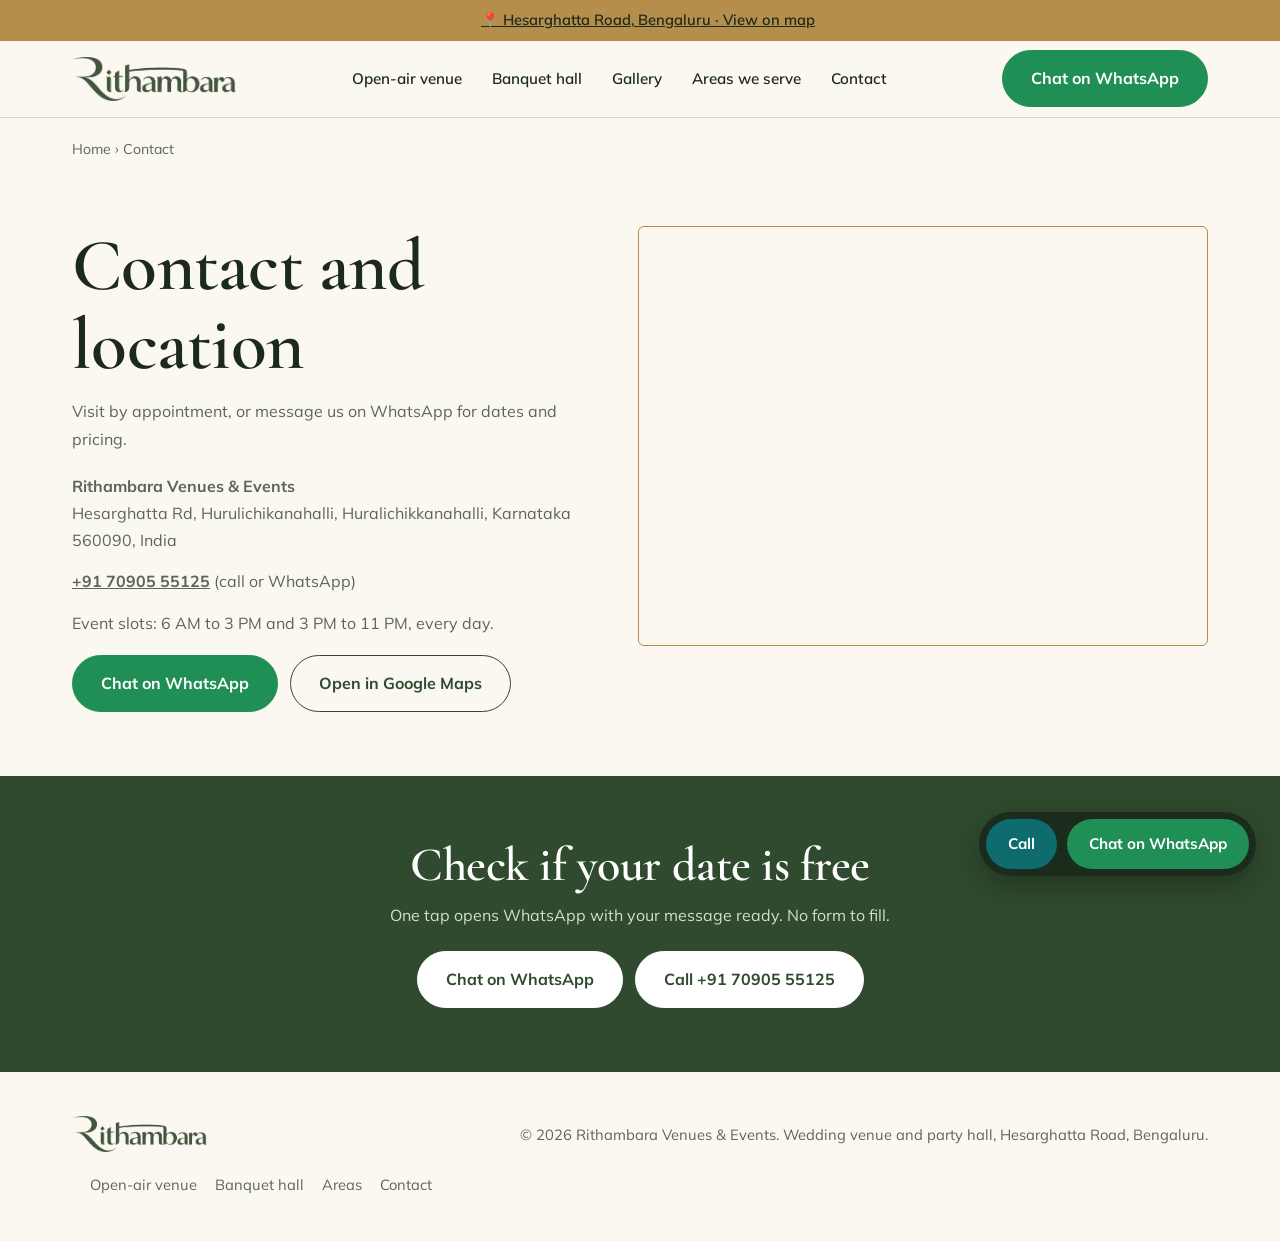
<file: contact/index.html>
<!DOCTYPE html>
<html lang="en-IN">
<head>
<meta charset="UTF-8">
<meta name="viewport" content="width=device-width, initial-scale=1">
<title>Contact &amp; Location | Rithambara, Hesarghatta Road, Bengaluru</title>
<meta name="description" content="Rithambara wedding venue, Hesarghatta Road, Hurulichikanahalli, Bengaluru 560090. Call or WhatsApp +91 70905 55125 to check your date.">
<meta name="robots" content="index, follow, max-image-preview:large">
<meta name="theme-color" content="#2F4A2E">
<link rel="canonical" href="https://rithambara.in/contact/">
<link rel="icon" type="image/png" href="../assets/favicon.png">
<meta property="og:type" content="website"><meta property="og:locale" content="en_IN"><meta property="og:site_name" content="Rithambara Venues &amp; Events">
<meta property="og:title" content="Contact &amp; Location | Rithambara, Hesarghatta Road, Bengaluru"><meta property="og:description" content="Rithambara wedding venue, Hesarghatta Road, Hurulichikanahalli, Bengaluru 560090. Call or WhatsApp +91 70905 55125 to check your date."><meta property="og:url" content="https://rithambara.in/contact/">
<meta property="og:image" content="https://rithambara.in/venue1-aerial-view.jpg"><meta name="twitter:card" content="summary_large_image">
<link rel="preconnect" href="https://fonts.googleapis.com"><link rel="preconnect" href="https://fonts.gstatic.com" crossorigin>
<link href="https://fonts.googleapis.com/css2?family=Cormorant+Garamond:ital,wght@0,500;0,600;1,500&family=Mulish:wght@400;500;700&display=swap" rel="stylesheet">
<link rel="stylesheet" href="../assets/style.css">
<script type="application/ld+json">{"@context": "https://schema.org", "@graph": [{"@type": "BreadcrumbList", "itemListElement": [{"@type": "ListItem", "position": 1, "name": "Home", "item": "https://rithambara.in/"}, {"@type": "ListItem", "position": 2, "name": "Contact", "item": "https://rithambara.in/contact/"}]}, {"@type": "WebPage", "url": "https://rithambara.in/contact/", "name": "Contact & Location | Rithambara, Hesarghatta Road, Bengaluru", "description": "Rithambara wedding venue, Hesarghatta Road, Hurulichikanahalli, Bengaluru 560090. Call or WhatsApp +91 70905 55125 to check your date.", "about": {"@id": "https://rithambara.in/#venue"}}]}</script>
</head>
<body>
<div class="ann" id="ann"><span id="annEv">Grand Opening on 22 November. You are invited! <a href="https://wa.me/917090555125?text=Hi%20Rithambara%20team%2C%20I%27d%20like%20to%20attend%20the%20Grand%20Opening%20on%2022%20November.%20Please%20share%20the%20details." target="_blank" rel="noopener">RSVP on WhatsApp</a></span><a class="annmap" href="https://www.google.com/maps/search/?api=1&query=13.118608,77.483178" target="_blank" rel="noopener">&#128205; Hesarghatta Road, Bengaluru &middot; View on map</a></div>
<header><div class="wrap bar">
 <a href="../" aria-label="Rithambara home"><img src="../assets/logo.png" alt="Rithambara" width="164" height="44"></a>
 <nav id="nav" aria-label="Main"><ul><li><a href="../open-air-wedding-venue/">Open-air venue</a></li><li><a href="../banquet-hall/">Banquet hall</a></li><li><a href="../gallery/">Gallery</a></li><li><a href="../wedding-venues-bangalore/">Areas we serve</a></li><li><a href="../contact/">Contact</a></li></ul></nav>
 <a class="btn wa-b hdr-cta" href="https://wa.me/917090555125?text=Hi%20Rithambara%20team%2C%20I%27d%20like%20to%20check%20availability%20for%20my%20event.%20Please%20share%20details%20and%20pricing." target="_blank" rel="noopener">Chat on WhatsApp</a>
 <button class="menu" id="menuBtn" aria-label="Open menu" aria-expanded="false" aria-controls="nav">&#9776;</button>
</div></header>
<nav class="crumbs" aria-label="Breadcrumb"><a href="../">Home</a> &rsaquo; Contact</nav>
<main>
<section class="pad"><div class="wrap" style="display:grid;grid-template-columns:1fr 1.1fr;gap:48px;align-items:start"><div class="prose"><h1>Contact and location</h1>
<p class="lead">Visit by appointment, or message us on WhatsApp for dates and pricing.</p>
<address style="font-style:normal;margin-top:20px"><p><strong>Rithambara Venues &amp; Events</strong><br>Hesarghatta Rd, Hurulichikanahalli, Huralichikkanahalli, Karnataka 560090, India</p>
<p><a href="tel:+917090555125"><strong>+91 70905 55125</strong></a> (call or WhatsApp)</p><p>Event slots: 6 AM to 3 PM and 3 PM to 11 PM, every day.</p></address>
<div class="acts" style="display:flex;flex-wrap:wrap;gap:12px;margin-top:18px"><a class="btn wa-b" href="https://wa.me/917090555125?text=Hi%20Rithambara%20team%2C%20I%27d%20like%20to%20check%20availability%20for%20my%20event.%20Please%20share%20details%20and%20pricing." target="_blank" rel="noopener">Chat on WhatsApp</a>
<a class="btn ghost" href="https://www.google.com/maps/search/?api=1&query=13.118608,77.483178" target="_blank" rel="noopener">Open in Google Maps</a></div></div>
<div class="map"><iframe title="Map showing Rithambara venue location" loading="lazy" referrerpolicy="no-referrer-when-downgrade" src="https://www.google.com/maps/embed?pb=!1m18!1m12!1m3!1d754.3445395232666!2d77.48317815033798!3d13.118607888644522!2m3!1f0!2f0!3f0!3m2!1i1024!2i768!4f13.1!3m3!1m2!1s0x3bae23d21d90ec5b%3A0xe2ff736a3cdfd9e!2sRithambara%20-%20The%20venue!5e1!3m2!1sen!2sin!4v1794553250120!5m2!1sen!2sin"></iframe></div></div></section>
<section class="cta"><div class="wrap"><h2>Check if your date is free</h2><p>One tap opens WhatsApp with your message ready. No form to fill.</p>
<a class="btn" href="https://wa.me/917090555125?text=Hi%20Rithambara%20team%2C%20I%27d%20like%20to%20check%20availability%20for%20my%20event.%20Please%20share%20details%20and%20pricing." target="_blank" rel="noopener">Chat on WhatsApp</a><a class="btn" href="tel:+917090555125">Call +91 70905 55125</a></div></section>
</main>
<footer><div class="wrap foot"><img src="../assets/logo.png" alt="Rithambara" width="132" height="36" loading="lazy">
<p>&copy; 2026 Rithambara Venues &amp; Events. Wedding venue and party hall, Hesarghatta Road, Bengaluru.</p>
<p><a href="../open-air-wedding-venue/">Open-air venue</a><a href="../banquet-hall/">Banquet hall</a><a href="../wedding-venues-bangalore/">Areas</a><a href="../contact/">Contact</a></p></div></footer>
<div class="fab"><a class="c" href="tel:+917090555125">Call</a><a class="w" href="https://wa.me/917090555125?text=Hi%20Rithambara%20team%2C%20I%27d%20like%20to%20check%20availability%20for%20my%20event.%20Please%20share%20details%20and%20pricing." target="_blank" rel="noopener">Chat on WhatsApp</a></div>
<script src="../assets/site.js" defer></script>
</body>
</html>
</file>
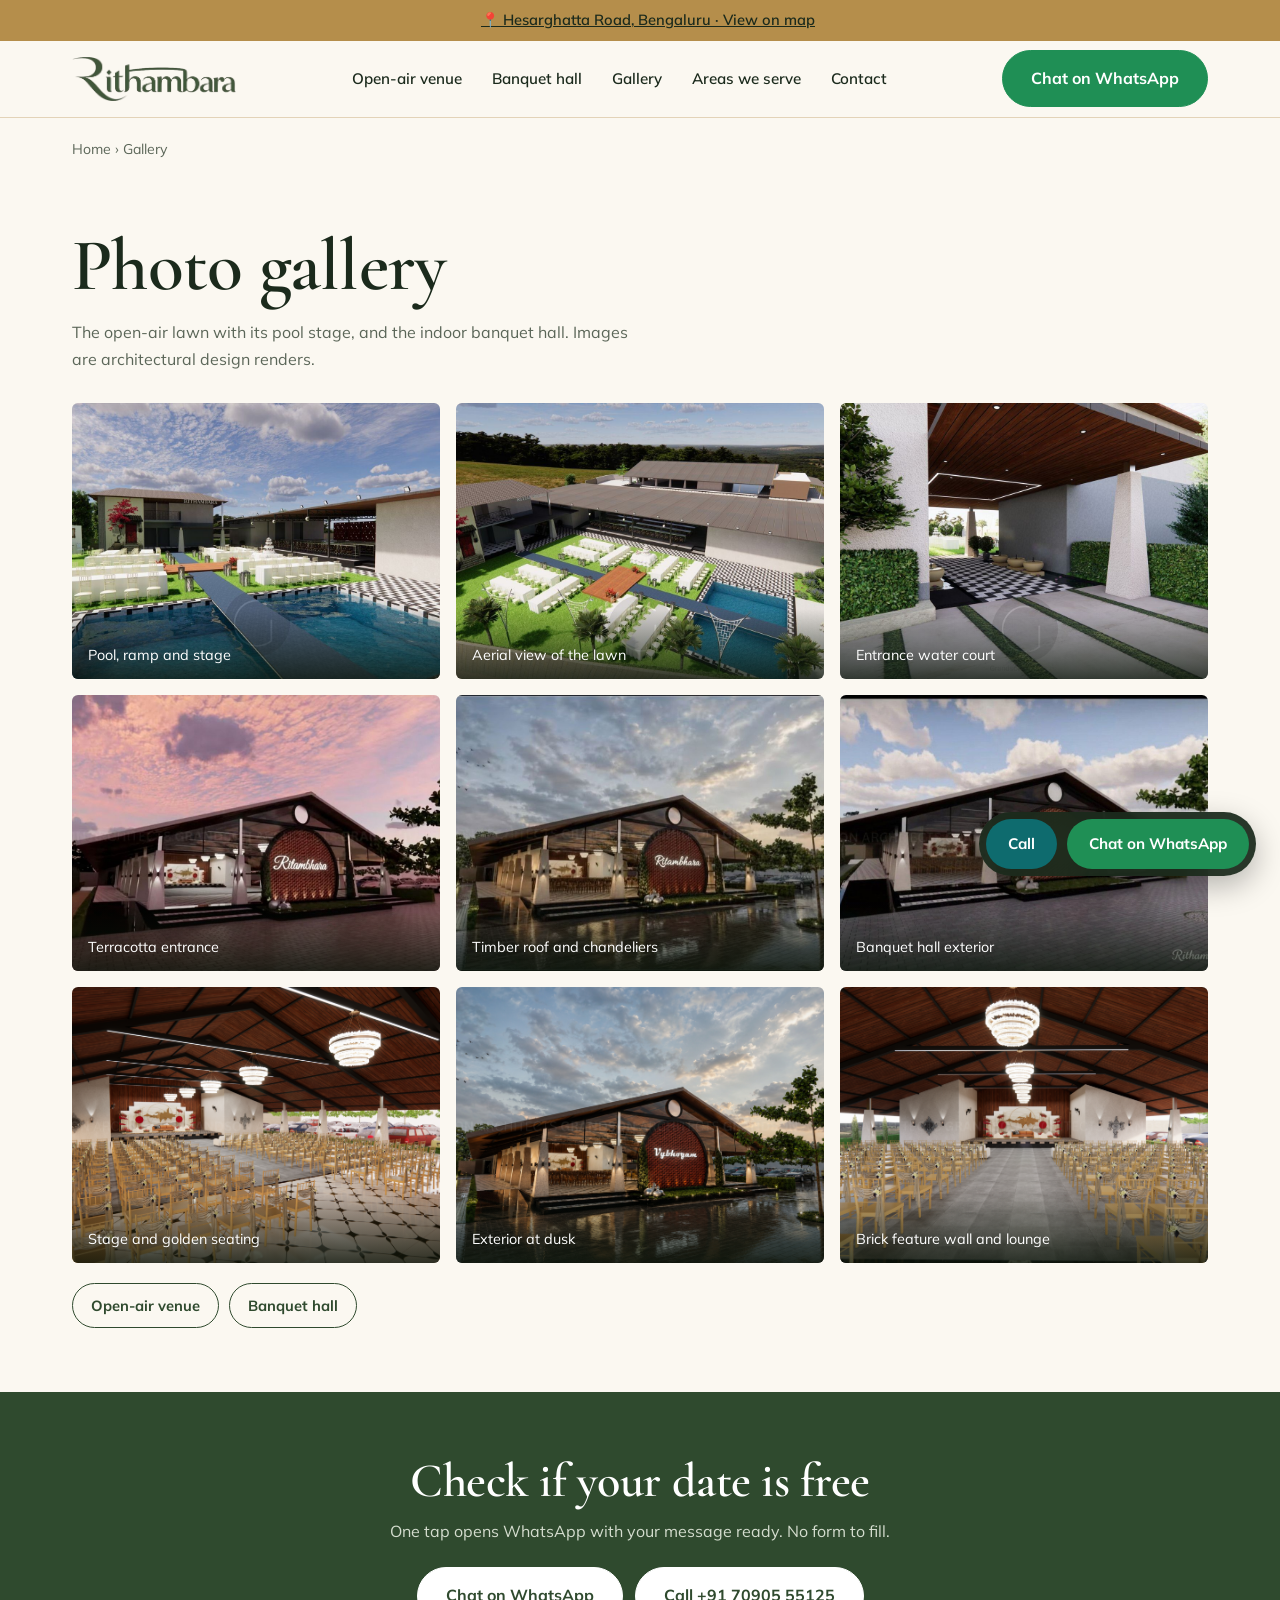
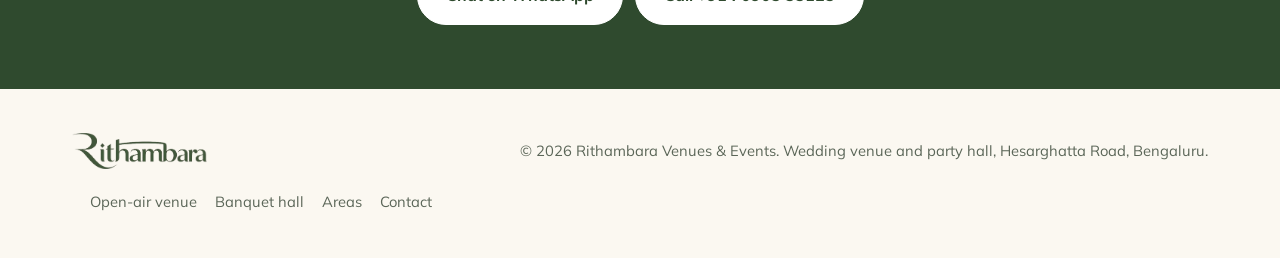
<file: gallery/index.html>
<!DOCTYPE html>
<html lang="en-IN">
<head>
<meta charset="UTF-8">
<meta name="viewport" content="width=device-width, initial-scale=1">
<title>Photo Gallery: Wedding Venue Renders | Rithambara</title>
<meta name="description" content="Photos of Rithambara: an open-air lawn with a pool stage and ramp, and an indoor banquet hall with timber ceilings and chandeliers, on Hesarghatta Road, Bengaluru.">
<meta name="robots" content="index, follow, max-image-preview:large">
<meta name="theme-color" content="#2F4A2E">
<link rel="canonical" href="https://rithambara.in/gallery/">
<link rel="icon" type="image/png" href="../assets/favicon.png">
<meta property="og:type" content="website"><meta property="og:locale" content="en_IN"><meta property="og:site_name" content="Rithambara Venues &amp; Events">
<meta property="og:title" content="Photo Gallery: Wedding Venue Renders | Rithambara"><meta property="og:description" content="Photos of Rithambara: an open-air lawn with a pool stage and ramp, and an indoor banquet hall with timber ceilings and chandeliers, on Hesarghatta Road, Bengaluru."><meta property="og:url" content="https://rithambara.in/gallery/">
<meta property="og:image" content="https://rithambara.in/venue1-aerial-view.jpg"><meta name="twitter:card" content="summary_large_image">
<link rel="preconnect" href="https://fonts.googleapis.com"><link rel="preconnect" href="https://fonts.gstatic.com" crossorigin>
<link href="https://fonts.googleapis.com/css2?family=Cormorant+Garamond:ital,wght@0,500;0,600;1,500&family=Mulish:wght@400;500;700&display=swap" rel="stylesheet">
<link rel="stylesheet" href="../assets/style.css">
<script type="application/ld+json">{"@context": "https://schema.org", "@graph": [{"@type": "BreadcrumbList", "itemListElement": [{"@type": "ListItem", "position": 1, "name": "Home", "item": "https://rithambara.in/"}, {"@type": "ListItem", "position": 2, "name": "Gallery", "item": "https://rithambara.in/gallery/"}]}, {"@type": "WebPage", "url": "https://rithambara.in/gallery/", "name": "Photo Gallery: Wedding Venue Renders | Rithambara", "description": "Photos of Rithambara: an open-air lawn with a pool stage and ramp, and an indoor banquet hall with timber ceilings and chandeliers, on Hesarghatta Road, Bengaluru.", "about": {"@id": "https://rithambara.in/#venue"}}]}</script>
</head>
<body>
<div class="ann" id="ann"><span id="annEv">Grand Opening on 22 November. You are invited! <a href="https://wa.me/917090555125?text=Hi%20Rithambara%20team%2C%20I%27d%20like%20to%20attend%20the%20Grand%20Opening%20on%2022%20November.%20Please%20share%20the%20details." target="_blank" rel="noopener">RSVP on WhatsApp</a></span><a class="annmap" href="https://www.google.com/maps/search/?api=1&query=13.118608,77.483178" target="_blank" rel="noopener">&#128205; Hesarghatta Road, Bengaluru &middot; View on map</a></div>
<header><div class="wrap bar">
 <a href="../" aria-label="Rithambara home"><img src="../assets/logo.png" alt="Rithambara" width="164" height="44"></a>
 <nav id="nav" aria-label="Main"><ul><li><a href="../open-air-wedding-venue/">Open-air venue</a></li><li><a href="../banquet-hall/">Banquet hall</a></li><li><a href="../gallery/">Gallery</a></li><li><a href="../wedding-venues-bangalore/">Areas we serve</a></li><li><a href="../contact/">Contact</a></li></ul></nav>
 <a class="btn wa-b hdr-cta" href="https://wa.me/917090555125?text=Hi%20Rithambara%20team%2C%20I%27d%20like%20to%20check%20availability%20for%20my%20event.%20Please%20share%20details%20and%20pricing." target="_blank" rel="noopener">Chat on WhatsApp</a>
 <button class="menu" id="menuBtn" aria-label="Open menu" aria-expanded="false" aria-controls="nav">&#9776;</button>
</div></header>
<nav class="crumbs" aria-label="Breadcrumb"><a href="../">Home</a> &rsaquo; Gallery</nav>
<main>
<section class="pad"><div class="wrap"><h1>Photo gallery</h1><p class="lead">The open-air lawn with its pool stage, and the indoor banquet hall. Images are architectural design renders.</p><div class="gg"><figure><img loading="lazy" src="../venue1-pool-stage-walkway.jpg" alt="Ramp across the pool leading to the wedding stage at Rithambara" width="640" height="480" onerror="this.closest('figure').remove()"><figcaption>Pool, ramp and stage</figcaption></figure><figure><img loading="lazy" src="../venue1-aerial-view.jpg" alt="Aerial view of the Rithambara open lawn and banquet hall" width="640" height="480" onerror="this.closest('figure').remove()"><figcaption>Aerial view of the lawn</figcaption></figure><figure><img loading="lazy" src="../venue1-entrance-water-court.jpg" alt="Covered entrance with water bowls and chequered flooring at Rithambara" width="640" height="480" onerror="this.closest('figure').remove()"><figcaption>Entrance water court</figcaption></figure><figure><img loading="lazy" src="../IMG-20260905-WA0045.jpg" alt="Terracotta brick entrance of Rithambara banquet hall" width="640" height="480" onerror="this.closest('figure').remove()"><figcaption>Terracotta entrance</figcaption></figure><figure><img loading="lazy" src="../IMG-20260905-WA0046.jpg" alt="Timber roof and chandelier seating in Rithambara hall" width="640" height="480" onerror="this.closest('figure').remove()"><figcaption>Timber roof and chandeliers</figcaption></figure><figure><img loading="lazy" src="../IMG-20260905-WA0047.jpg" alt="Rithambara banquet hall exterior" width="640" height="480" onerror="this.closest('figure').remove()"><figcaption>Banquet hall exterior</figcaption></figure><figure><img loading="lazy" src="../v2-interior-stage.jpg" alt="Wedding stage with golden seating in Rithambara banquet hall" width="640" height="480" onerror="this.closest('figure').remove()"><figcaption>Stage and golden seating</figcaption></figure><figure><img loading="lazy" src="../v2-exterior-dusk.jpg" alt="Rithambara banquet hall exterior at dusk" width="640" height="480" onerror="this.closest('figure').remove()"><figcaption>Exterior at dusk</figcaption></figure><figure><img loading="lazy" src="../v2-interior-backwall.jpg" alt="Brick feature wall and VIP sofa lounge at Rithambara" width="640" height="480" onerror="this.closest('figure').remove()"><figcaption>Brick feature wall and lounge</figcaption></figure></div><div class="chiplinks"><a href="../open-air-wedding-venue/">Open-air venue</a><a href="../banquet-hall/">Banquet hall</a></div></div></section>
<section class="cta"><div class="wrap"><h2>Check if your date is free</h2><p>One tap opens WhatsApp with your message ready. No form to fill.</p>
<a class="btn" href="https://wa.me/917090555125?text=Hi%20Rithambara%20team%2C%20I%27d%20like%20to%20check%20availability%20for%20my%20event.%20Please%20share%20details%20and%20pricing." target="_blank" rel="noopener">Chat on WhatsApp</a><a class="btn" href="tel:+917090555125">Call +91 70905 55125</a></div></section>
</main>
<footer><div class="wrap foot"><img src="../assets/logo.png" alt="Rithambara" width="132" height="36" loading="lazy">
<p>&copy; 2026 Rithambara Venues &amp; Events. Wedding venue and party hall, Hesarghatta Road, Bengaluru.</p>
<p><a href="../open-air-wedding-venue/">Open-air venue</a><a href="../banquet-hall/">Banquet hall</a><a href="../wedding-venues-bangalore/">Areas</a><a href="../contact/">Contact</a></p></div></footer>
<div class="fab"><a class="c" href="tel:+917090555125">Call</a><a class="w" href="https://wa.me/917090555125?text=Hi%20Rithambara%20team%2C%20I%27d%20like%20to%20check%20availability%20for%20my%20event.%20Please%20share%20details%20and%20pricing." target="_blank" rel="noopener">Chat on WhatsApp</a></div>
<script src="../assets/site.js" defer></script>
</body>
</html>
</file>
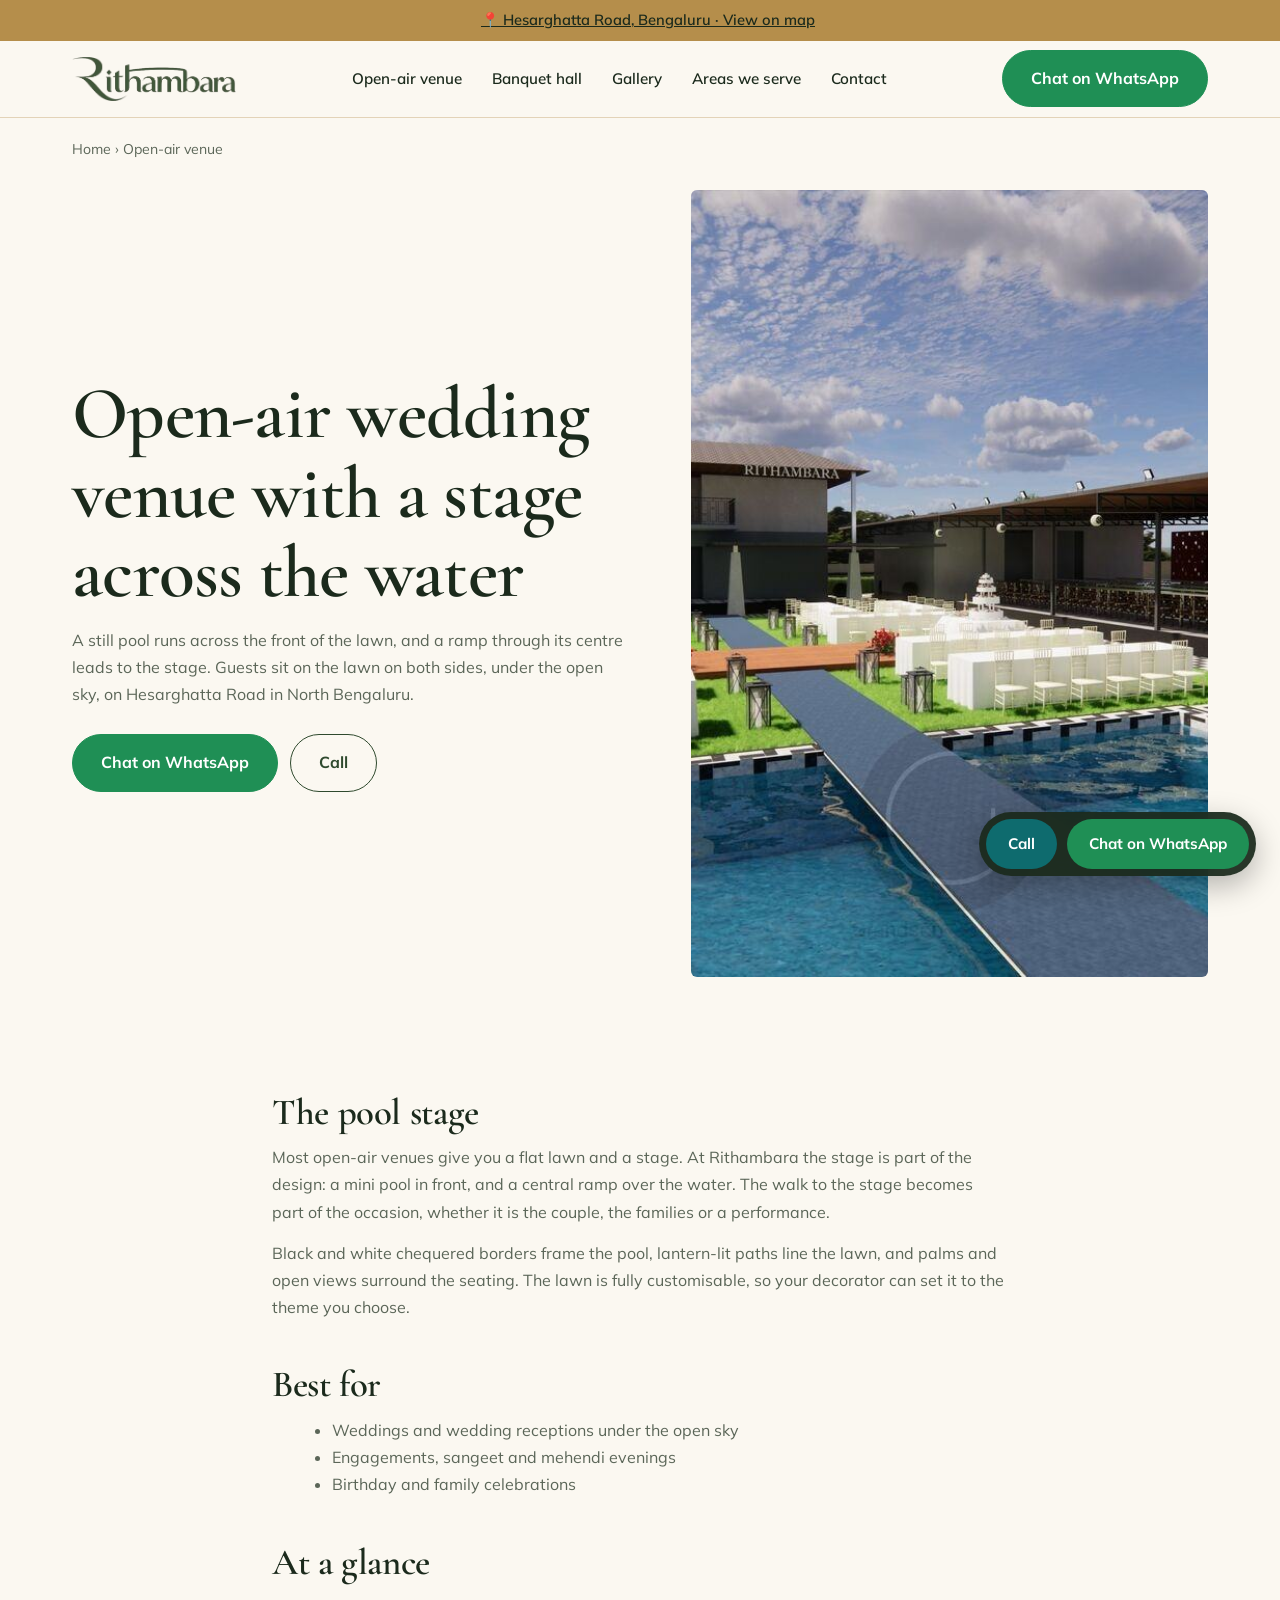
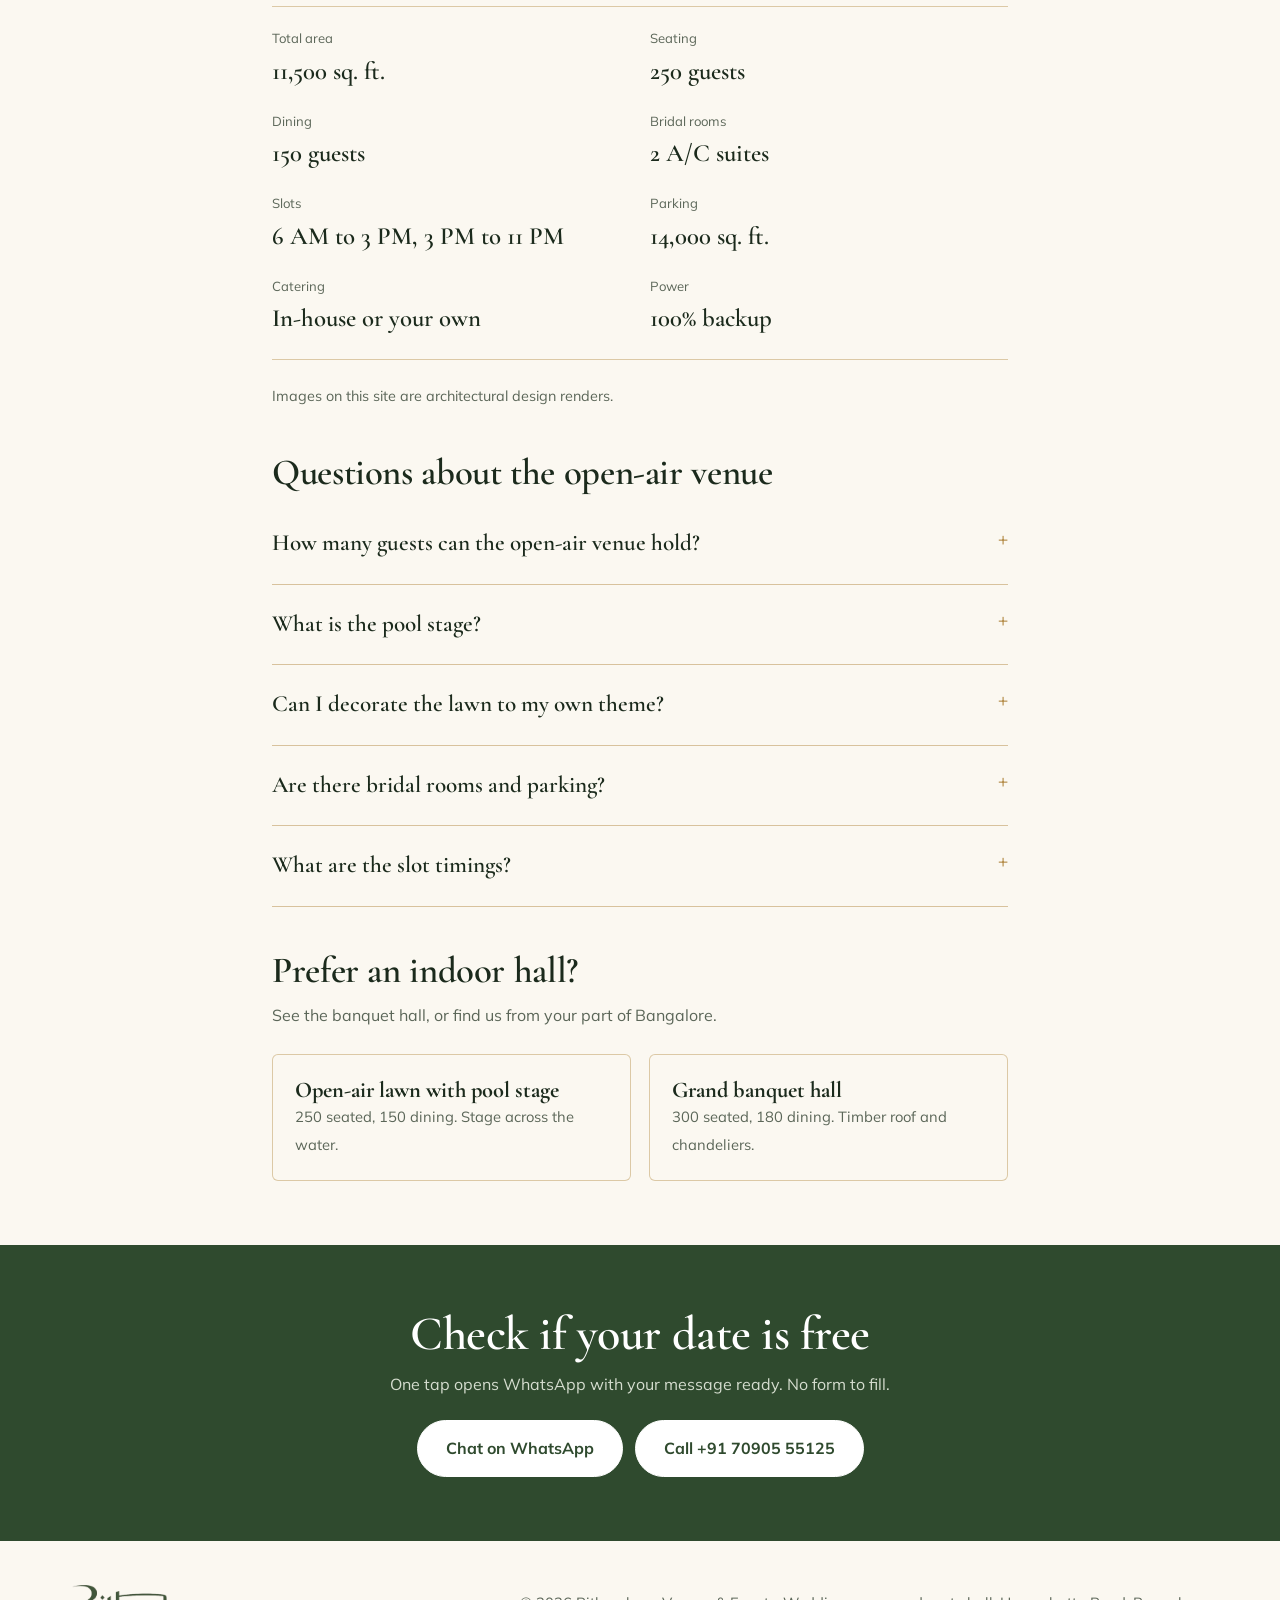
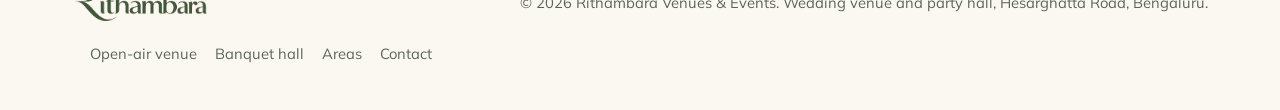
<file: open-air-wedding-venue/index.html>
<!DOCTYPE html>
<html lang="en-IN">
<head>
<meta charset="UTF-8">
<meta name="viewport" content="width=device-width, initial-scale=1">
<title>Open-Air Wedding Venue with Pool Stage | Rithambara Bengaluru</title>
<meta name="description" content="Open-air wedding lawn on Hesarghatta Road, Bengaluru: a stage in front of a pool with a ramp across the water. 250 seated, 150 dining, 2 A/C bridal rooms.">
<meta name="robots" content="index, follow, max-image-preview:large">
<meta name="theme-color" content="#2F4A2E">
<link rel="canonical" href="https://rithambara.in/open-air-wedding-venue/">
<link rel="icon" type="image/png" href="../assets/favicon.png">
<meta property="og:type" content="website"><meta property="og:locale" content="en_IN"><meta property="og:site_name" content="Rithambara Venues &amp; Events">
<meta property="og:title" content="Open-Air Wedding Venue with Pool Stage | Rithambara Bengaluru"><meta property="og:description" content="Open-air wedding lawn on Hesarghatta Road, Bengaluru: a stage in front of a pool with a ramp across the water. 250 seated, 150 dining, 2 A/C bridal rooms."><meta property="og:url" content="https://rithambara.in/open-air-wedding-venue/">
<meta property="og:image" content="https://rithambara.in/venue1-pool-stage-walkway.jpg"><meta name="twitter:card" content="summary_large_image">
<link rel="preconnect" href="https://fonts.googleapis.com"><link rel="preconnect" href="https://fonts.gstatic.com" crossorigin>
<link href="https://fonts.googleapis.com/css2?family=Cormorant+Garamond:ital,wght@0,500;0,600;1,500&family=Mulish:wght@400;500;700&display=swap" rel="stylesheet">
<link rel="stylesheet" href="../assets/style.css">
<script type="application/ld+json">{"@context": "https://schema.org", "@graph": [{"@type": "BreadcrumbList", "itemListElement": [{"@type": "ListItem", "position": 1, "name": "Home", "item": "https://rithambara.in/"}, {"@type": "ListItem", "position": 2, "name": "Open-air venue", "item": "https://rithambara.in/open-air-wedding-venue/"}]}, {"@type": "WebPage", "url": "https://rithambara.in/open-air-wedding-venue/", "name": "Open-Air Wedding Venue with Pool Stage | Rithambara Bengaluru", "description": "Open-air wedding lawn on Hesarghatta Road, Bengaluru: a stage in front of a pool with a ramp across the water. 250 seated, 150 dining, 2 A/C bridal rooms.", "about": {"@id": "https://rithambara.in/#venue"}}, {"@type": "FAQPage", "mainEntity": [{"@type": "Question", "name": "How many guests can the open-air venue hold?", "acceptedAnswer": {"@type": "Answer", "text": "It seats 250 guests, with dining for 150, across 11,500 sq. ft. of lawn."}}, {"@type": "Question", "name": "What is the pool stage?", "acceptedAnswer": {"@type": "Answer", "text": "The stage sits in front of a mini pool, and a ramp runs through the centre of the water to reach it. Couples, families and performers walk across the water to the stage."}}, {"@type": "Question", "name": "Can I decorate the lawn to my own theme?", "acceptedAnswer": {"@type": "Answer", "text": "Yes. The open-air venue is fully customisable to your preferred theme."}}, {"@type": "Question", "name": "Are there bridal rooms and parking?", "acceptedAnswer": {"@type": "Answer", "text": "Yes. There are two air-conditioned bridal rooms at this venue, plus 14,000 sq. ft. of parking and full power backup."}}, {"@type": "Question", "name": "What are the slot timings?", "acceptedAnswer": {"@type": "Answer", "text": "Morning is 6 AM to 3 PM and evening is 3 PM to 11 PM. Full-day bookings are available."}}]}]}</script>
</head>
<body>
<div class="ann" id="ann"><span id="annEv">Grand Opening on 22 November. You are invited! <a href="https://wa.me/917090555125?text=Hi%20Rithambara%20team%2C%20I%27d%20like%20to%20attend%20the%20Grand%20Opening%20on%2022%20November.%20Please%20share%20the%20details." target="_blank" rel="noopener">RSVP on WhatsApp</a></span><a class="annmap" href="https://www.google.com/maps/search/?api=1&query=13.118608,77.483178" target="_blank" rel="noopener">&#128205; Hesarghatta Road, Bengaluru &middot; View on map</a></div>
<header><div class="wrap bar">
 <a href="../" aria-label="Rithambara home"><img src="../assets/logo.png" alt="Rithambara" width="164" height="44"></a>
 <nav id="nav" aria-label="Main"><ul><li><a href="../open-air-wedding-venue/">Open-air venue</a></li><li><a href="../banquet-hall/">Banquet hall</a></li><li><a href="../gallery/">Gallery</a></li><li><a href="../wedding-venues-bangalore/">Areas we serve</a></li><li><a href="../contact/">Contact</a></li></ul></nav>
 <a class="btn wa-b hdr-cta" href="https://wa.me/917090555125?text=Hi%20Rithambara%20team%2C%20I%27d%20like%20to%20check%20availability%20for%20my%20event.%20Please%20share%20details%20and%20pricing." target="_blank" rel="noopener">Chat on WhatsApp</a>
 <button class="menu" id="menuBtn" aria-label="Open menu" aria-expanded="false" aria-controls="nav">&#9776;</button>
</div></header>
<nav class="crumbs" aria-label="Breadcrumb"><a href="../">Home</a> &rsaquo; Open-air venue</nav>
<main>
<section class="ph"><div class="wrap"><div><h1>Open-air wedding venue with a stage across the water</h1><p class="lead">A still pool runs across the front of the lawn, and a ramp through its centre leads to the stage. Guests sit on the lawn on both sides, under the open sky, on Hesarghatta Road in North Bengaluru.</p><div class="acts"><a class="btn wa-b" href="https://wa.me/917090555125?text=Hi%20Rithambara%20team%2C%20I%27m%20interested%20in%20Venue%201%20%28open-air%20lawn%20with%20the%20pool%20stage%29.%20Is%20my%20date%20available%3F%20Please%20share%20pricing." target="_blank" rel="noopener">Chat on WhatsApp</a><a class="btn ghost" href="tel:+917090555125">Call</a></div></div><img src="../venue1-pool-stage-walkway.jpg" alt="Ramp across the pool leading to the wedding stage at Rithambara open-air venue" width="1400" height="787" fetchpriority="high" decoding="async"></div></section>
<section class="pad"><div class="wrap prose">
<h2>The pool stage</h2>
<p>Most open-air venues give you a flat lawn and a stage. At Rithambara the stage is part of the design: a mini pool in front, and a central ramp over the water. The walk to the stage becomes part of the occasion, whether it is the couple, the families or a performance.</p>
<p>Black and white chequered borders frame the pool, lantern-lit paths line the lawn, and palms and open views surround the seating. The lawn is fully customisable, so your decorator can set it to the theme you choose.</p>
<h2>Best for</h2>
<ul><li>Weddings and wedding receptions under the open sky</li><li>Engagements, sangeet and mehendi evenings</li><li>Birthday and family celebrations</li></ul>
<h2>At a glance</h2><dl><div><dt>Total area</dt><dd>11,500 sq. ft.</dd></div><div><dt>Seating</dt><dd>250 guests</dd></div><div><dt>Dining</dt><dd>150 guests</dd></div><div><dt>Bridal rooms</dt><dd>2 A/C suites</dd></div><div><dt>Slots</dt><dd>6 AM to 3 PM, 3 PM to 11 PM</dd></div><div><dt>Parking</dt><dd>14,000 sq. ft.</dd></div><div><dt>Catering</dt><dd>In-house or your own</dd></div><div><dt>Power</dt><dd>100% backup</dd></div></dl>
<p style="font-size:.9rem">Images on this site are architectural design renders.</p>
<h2>Questions about the open-air venue</h2><details><summary>How many guests can the open-air venue hold?</summary><p>It seats 250 guests, with dining for 150, across 11,500 sq. ft. of lawn.</p></details><details><summary>What is the pool stage?</summary><p>The stage sits in front of a mini pool, and a ramp runs through the centre of the water to reach it. Couples, families and performers walk across the water to the stage.</p></details><details><summary>Can I decorate the lawn to my own theme?</summary><p>Yes. The open-air venue is fully customisable to your preferred theme.</p></details><details><summary>Are there bridal rooms and parking?</summary><p>Yes. There are two air-conditioned bridal rooms at this venue, plus 14,000 sq. ft. of parking and full power backup.</p></details><details><summary>What are the slot timings?</summary><p>Morning is 6 AM to 3 PM and evening is 3 PM to 11 PM. Full-day bookings are available.</p></details>
<h2>Prefer an indoor hall?</h2><p>See the banquet hall, or find us from your part of Bangalore.</p><div class="cards"><a class="card" href="../open-air-wedding-venue/"><b>Open-air lawn with pool stage</b><span>250 seated, 150 dining. Stage across the water.</span></a><a class="card" href="../banquet-hall/"><b>Grand banquet hall</b><span>300 seated, 180 dining. Timber roof and chandeliers.</span></a></div>
</div></section>
<section class="cta"><div class="wrap"><h2>Check if your date is free</h2><p>One tap opens WhatsApp with your message ready. No form to fill.</p>
<a class="btn" href="https://wa.me/917090555125?text=Hi%20Rithambara%20team%2C%20I%27m%20interested%20in%20Venue%201%20%28open-air%20lawn%20with%20the%20pool%20stage%29.%20Is%20my%20date%20available%3F%20Please%20share%20pricing." target="_blank" rel="noopener">Chat on WhatsApp</a><a class="btn" href="tel:+917090555125">Call +91 70905 55125</a></div></section>
</main>
<footer><div class="wrap foot"><img src="../assets/logo.png" alt="Rithambara" width="132" height="36" loading="lazy">
<p>&copy; 2026 Rithambara Venues &amp; Events. Wedding venue and party hall, Hesarghatta Road, Bengaluru.</p>
<p><a href="../open-air-wedding-venue/">Open-air venue</a><a href="../banquet-hall/">Banquet hall</a><a href="../wedding-venues-bangalore/">Areas</a><a href="../contact/">Contact</a></p></div></footer>
<div class="fab"><a class="c" href="tel:+917090555125">Call</a><a class="w" href="https://wa.me/917090555125?text=Hi%20Rithambara%20team%2C%20I%27m%20interested%20in%20Venue%201%20%28open-air%20lawn%20with%20the%20pool%20stage%29.%20Is%20my%20date%20available%3F%20Please%20share%20pricing." target="_blank" rel="noopener">Chat on WhatsApp</a></div>
<script src="../assets/site.js" defer></script>
</body>
</html>
</file>
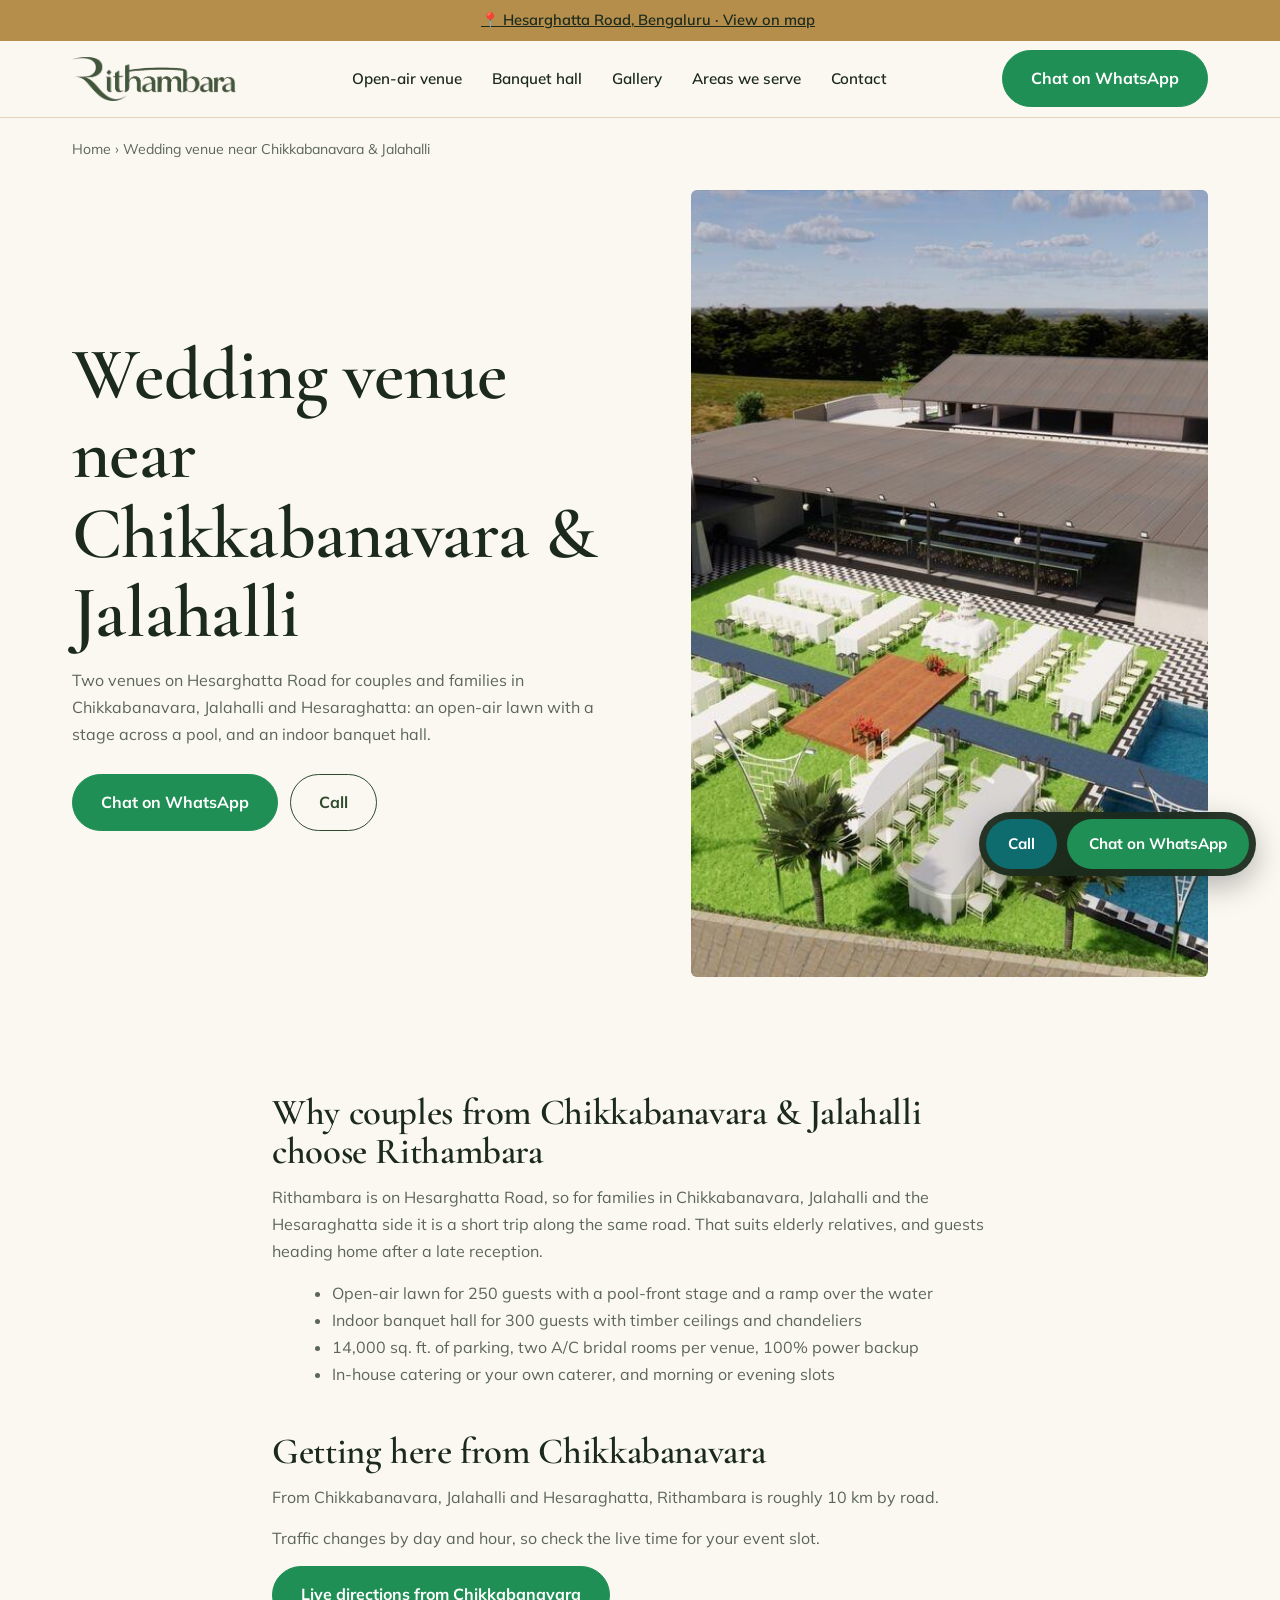
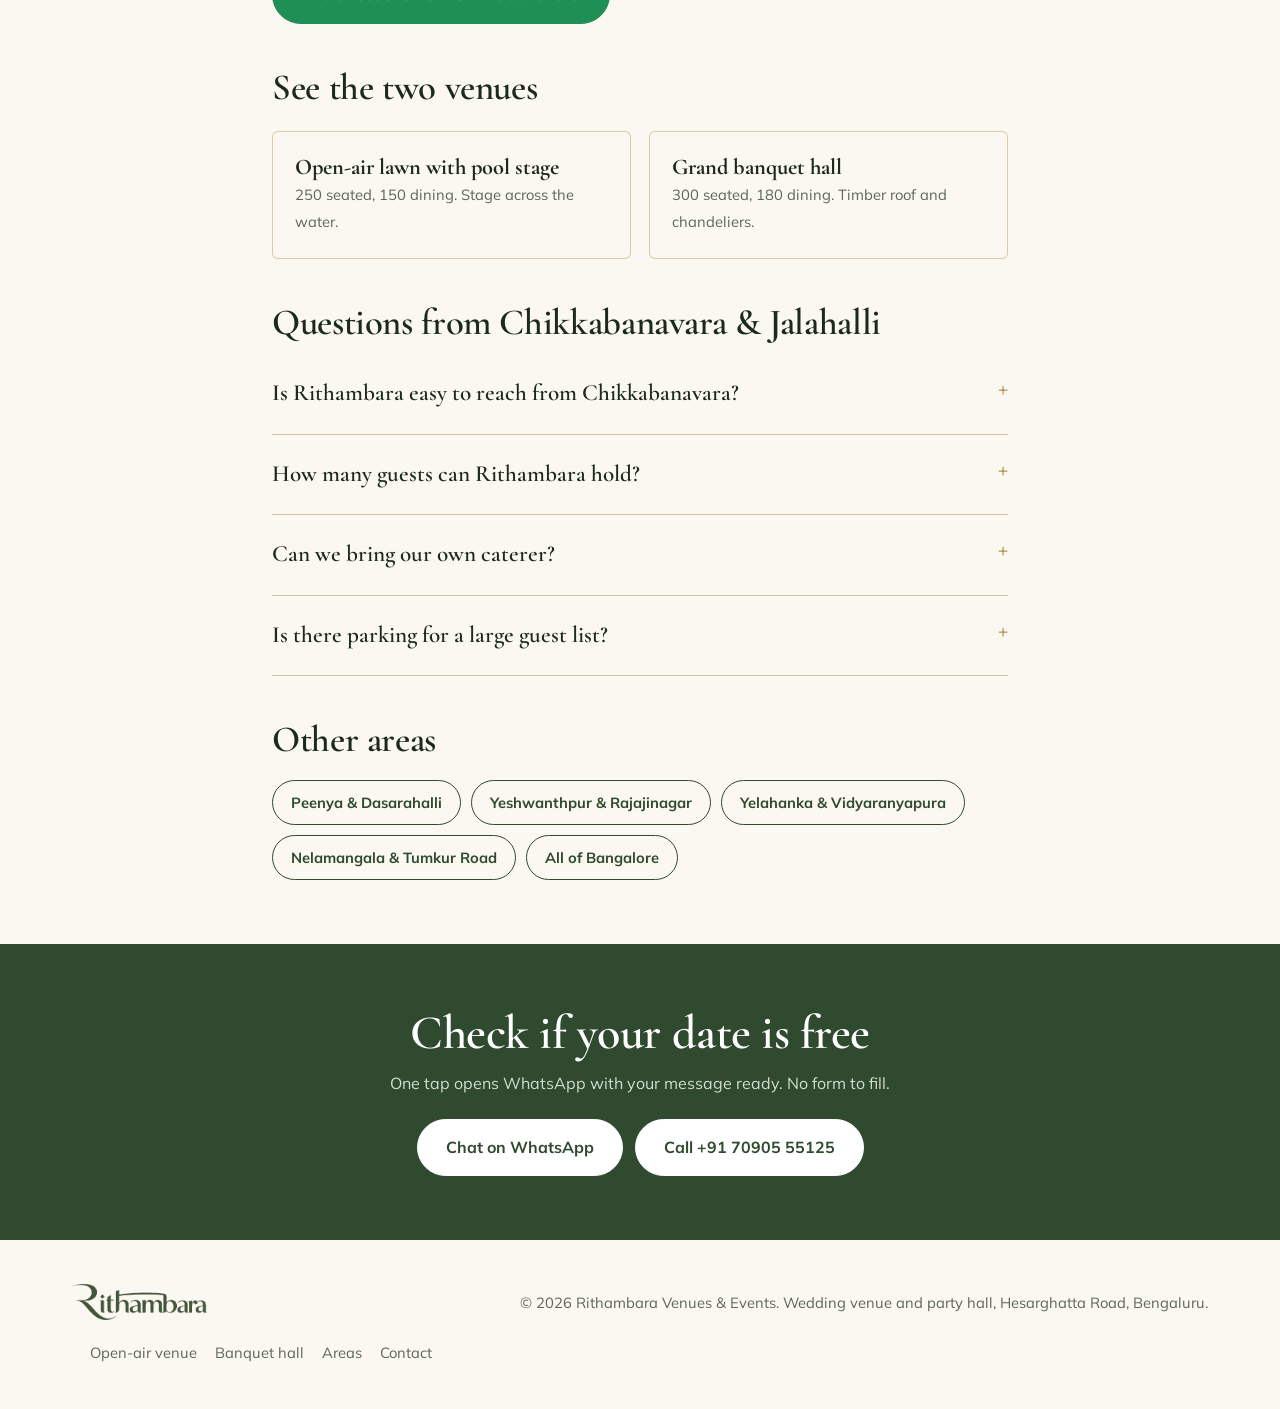
<file: wedding-venue-chikkabanavara-jalahalli/index.html>
<!DOCTYPE html>
<html lang="en-IN">
<head>
<meta charset="UTF-8">
<meta name="viewport" content="width=device-width, initial-scale=1">
<title>Wedding Venue near Chikkabanavara &amp; Jalahalli | Rithambara</title>
<meta name="description" content="Wedding venue near Chikkabanavara, Jalahalli and Hesaraghatta: open-air lawn with a pool stage and an indoor banquet hall on Hesarghatta Road, with parking for 14,000 sq. ft.">
<meta name="robots" content="index, follow, max-image-preview:large">
<meta name="theme-color" content="#2F4A2E">
<link rel="canonical" href="https://rithambara.in/wedding-venue-chikkabanavara-jalahalli/">
<link rel="icon" type="image/png" href="../assets/favicon.png">
<meta property="og:type" content="website"><meta property="og:locale" content="en_IN"><meta property="og:site_name" content="Rithambara Venues &amp; Events">
<meta property="og:title" content="Wedding Venue near Chikkabanavara &amp; Jalahalli | Rithambara"><meta property="og:description" content="Wedding venue near Chikkabanavara, Jalahalli and Hesaraghatta: open-air lawn with a pool stage and an indoor banquet hall on Hesarghatta Road, with parking for 14,000 sq. ft."><meta property="og:url" content="https://rithambara.in/wedding-venue-chikkabanavara-jalahalli/">
<meta property="og:image" content="https://rithambara.in/venue1-aerial-view.jpg"><meta name="twitter:card" content="summary_large_image">
<link rel="preconnect" href="https://fonts.googleapis.com"><link rel="preconnect" href="https://fonts.gstatic.com" crossorigin>
<link href="https://fonts.googleapis.com/css2?family=Cormorant+Garamond:ital,wght@0,500;0,600;1,500&family=Mulish:wght@400;500;700&display=swap" rel="stylesheet">
<link rel="stylesheet" href="../assets/style.css">
<script type="application/ld+json">{"@context": "https://schema.org", "@graph": [{"@type": "BreadcrumbList", "itemListElement": [{"@type": "ListItem", "position": 1, "name": "Home", "item": "https://rithambara.in/"}, {"@type": "ListItem", "position": 2, "name": "Wedding venue near Chikkabanavara & Jalahalli", "item": "https://rithambara.in/wedding-venue-chikkabanavara-jalahalli/"}]}, {"@type": "WebPage", "url": "https://rithambara.in/wedding-venue-chikkabanavara-jalahalli/", "name": "Wedding Venue near Chikkabanavara & Jalahalli | Rithambara", "description": "Wedding venue near Chikkabanavara, Jalahalli and Hesaraghatta: open-air lawn with a pool stage and an indoor banquet hall on Hesarghatta Road, with parking for 14,000 sq. ft.", "about": {"@id": "https://rithambara.in/#venue"}}, {"@type": "FAQPage", "mainEntity": [{"@type": "Question", "name": "Is Rithambara easy to reach from Chikkabanavara?", "acceptedAnswer": {"@type": "Answer", "text": "Rithambara is on Hesarghatta Road, Hurulichikanahalli, Bengaluru 560090. Use the live directions button on this page for the drive time from your area at your event hour. Weekend evenings are slower."}}, {"@type": "Question", "name": "How many guests can Rithambara hold?", "acceptedAnswer": {"@type": "Answer", "text": "The open-air venue seats 250 guests and the banquet hall seats 300, with dining for 150 and 180 respectively."}}, {"@type": "Question", "name": "Can we bring our own caterer?", "acceptedAnswer": {"@type": "Answer", "text": "Yes. In-house catering is available, and you can also bring your preferred caterer."}}, {"@type": "Question", "name": "Is there parking for a large guest list?", "acceptedAnswer": {"@type": "Answer", "text": "Yes. There is 14,000 sq. ft. of dedicated parking and full power backup."}}]}]}</script>
</head>
<body>
<div class="ann" id="ann"><span id="annEv">Grand Opening on 22 November. You are invited! <a href="https://wa.me/917090555125?text=Hi%20Rithambara%20team%2C%20I%27d%20like%20to%20attend%20the%20Grand%20Opening%20on%2022%20November.%20Please%20share%20the%20details." target="_blank" rel="noopener">RSVP on WhatsApp</a></span><a class="annmap" href="https://www.google.com/maps/search/?api=1&query=13.118608,77.483178" target="_blank" rel="noopener">&#128205; Hesarghatta Road, Bengaluru &middot; View on map</a></div>
<header><div class="wrap bar">
 <a href="../" aria-label="Rithambara home"><img src="../assets/logo.png" alt="Rithambara" width="164" height="44"></a>
 <nav id="nav" aria-label="Main"><ul><li><a href="../open-air-wedding-venue/">Open-air venue</a></li><li><a href="../banquet-hall/">Banquet hall</a></li><li><a href="../gallery/">Gallery</a></li><li><a href="../wedding-venues-bangalore/">Areas we serve</a></li><li><a href="../contact/">Contact</a></li></ul></nav>
 <a class="btn wa-b hdr-cta" href="https://wa.me/917090555125?text=Hi%20Rithambara%20team%2C%20I%27d%20like%20to%20check%20availability%20for%20my%20event.%20Please%20share%20details%20and%20pricing." target="_blank" rel="noopener">Chat on WhatsApp</a>
 <button class="menu" id="menuBtn" aria-label="Open menu" aria-expanded="false" aria-controls="nav">&#9776;</button>
</div></header>
<nav class="crumbs" aria-label="Breadcrumb"><a href="../">Home</a> &rsaquo; Wedding venue near Chikkabanavara &amp; Jalahalli</nav>
<main>
<section class="ph"><div class="wrap"><div><h1>Wedding venue near Chikkabanavara & Jalahalli</h1><p class="lead">Two venues on Hesarghatta Road for couples and families in Chikkabanavara, Jalahalli and Hesaraghatta: an open-air lawn with a stage across a pool, and an indoor banquet hall.</p><div class="acts"><a class="btn wa-b" href="https://wa.me/917090555125?text=Hi%20Rithambara%20team%2C%20we%20are%20from%20Chikkabanavara%20and%20would%20like%20to%20check%20availability%20for%20our%20event.%20Please%20share%20details%20and%20pricing." target="_blank" rel="noopener">Chat on WhatsApp</a><a class="btn ghost" href="tel:+917090555125">Call</a></div></div><img src="../venue1-aerial-view.jpg" alt="Aerial view of Rithambara wedding venue on Hesarghatta Road near Chikkabanavara &amp; Jalahalli" width="1400" height="787" fetchpriority="high" decoding="async"></div></section>
<section class="pad"><div class="wrap prose">
<h2>Why couples from Chikkabanavara & Jalahalli choose Rithambara</h2><p>Rithambara is on Hesarghatta Road, so for families in Chikkabanavara, Jalahalli and the Hesaraghatta side it is a short trip along the same road. That suits elderly relatives, and guests heading home after a late reception.</p>
<ul><li>Open-air lawn for 250 guests with a pool-front stage and a ramp over the water</li><li>Indoor banquet hall for 300 guests with timber ceilings and chandeliers</li>
<li>14,000 sq. ft. of parking, two A/C bridal rooms per venue, 100% power backup</li><li>In-house catering or your own caterer, and morning or evening slots</li></ul>
<h2>Getting here from Chikkabanavara</h2><p>From Chikkabanavara, Jalahalli and Hesaraghatta, Rithambara is roughly 10 km by road.</p><p>Traffic changes by day and hour, so check the live time for your event slot.</p>
<p><a class="btn wa-b" href="https://www.google.com/maps/dir/?api=1&origin=Chikkabanavara%2C%20Bengaluru&destination=13.118608%2C77.483178" target="_blank" rel="noopener">Live directions from Chikkabanavara</a></p>
<h2>See the two venues</h2><div class="cards"><a class="card" href="../open-air-wedding-venue/"><b>Open-air lawn with pool stage</b><span>250 seated, 150 dining. Stage across the water.</span></a><a class="card" href="../banquet-hall/"><b>Grand banquet hall</b><span>300 seated, 180 dining. Timber roof and chandeliers.</span></a></div>
<h2>Questions from Chikkabanavara & Jalahalli</h2><details><summary>Is Rithambara easy to reach from Chikkabanavara?</summary><p>Rithambara is on Hesarghatta Road, Hurulichikanahalli, Bengaluru 560090. Use the live directions button on this page for the drive time from your area at your event hour. Weekend evenings are slower.</p></details><details><summary>How many guests can Rithambara hold?</summary><p>The open-air venue seats 250 guests and the banquet hall seats 300, with dining for 150 and 180 respectively.</p></details><details><summary>Can we bring our own caterer?</summary><p>Yes. In-house catering is available, and you can also bring your preferred caterer.</p></details><details><summary>Is there parking for a large guest list?</summary><p>Yes. There is 14,000 sq. ft. of dedicated parking and full power backup.</p></details><h2>Other areas</h2><div class="chiplinks"><a href="../wedding-venue-peenya-dasarahalli/">Peenya & Dasarahalli</a><a href="../wedding-venue-yeshwanthpur-rajajinagar/">Yeshwanthpur & Rajajinagar</a><a href="../wedding-venue-yelahanka-vidyaranyapura/">Yelahanka & Vidyaranyapura</a><a href="../wedding-venue-nelamangala-tumkur-road/">Nelamangala & Tumkur Road</a><a href="../wedding-venues-bangalore/">All of Bangalore</a></div></div></section>
<section class="cta"><div class="wrap"><h2>Check if your date is free</h2><p>One tap opens WhatsApp with your message ready. No form to fill.</p>
<a class="btn" href="https://wa.me/917090555125?text=Hi%20Rithambara%20team%2C%20we%20are%20from%20Chikkabanavara%20and%20would%20like%20to%20check%20availability%20for%20our%20event.%20Please%20share%20details%20and%20pricing." target="_blank" rel="noopener">Chat on WhatsApp</a><a class="btn" href="tel:+917090555125">Call +91 70905 55125</a></div></section>
</main>
<footer><div class="wrap foot"><img src="../assets/logo.png" alt="Rithambara" width="132" height="36" loading="lazy">
<p>&copy; 2026 Rithambara Venues &amp; Events. Wedding venue and party hall, Hesarghatta Road, Bengaluru.</p>
<p><a href="../open-air-wedding-venue/">Open-air venue</a><a href="../banquet-hall/">Banquet hall</a><a href="../wedding-venues-bangalore/">Areas</a><a href="../contact/">Contact</a></p></div></footer>
<div class="fab"><a class="c" href="tel:+917090555125">Call</a><a class="w" href="https://wa.me/917090555125?text=Hi%20Rithambara%20team%2C%20we%20are%20from%20Chikkabanavara%20and%20would%20like%20to%20check%20availability%20for%20our%20event.%20Please%20share%20details%20and%20pricing." target="_blank" rel="noopener">Chat on WhatsApp</a></div>
<script src="../assets/site.js" defer></script>
</body>
</html>
</file>
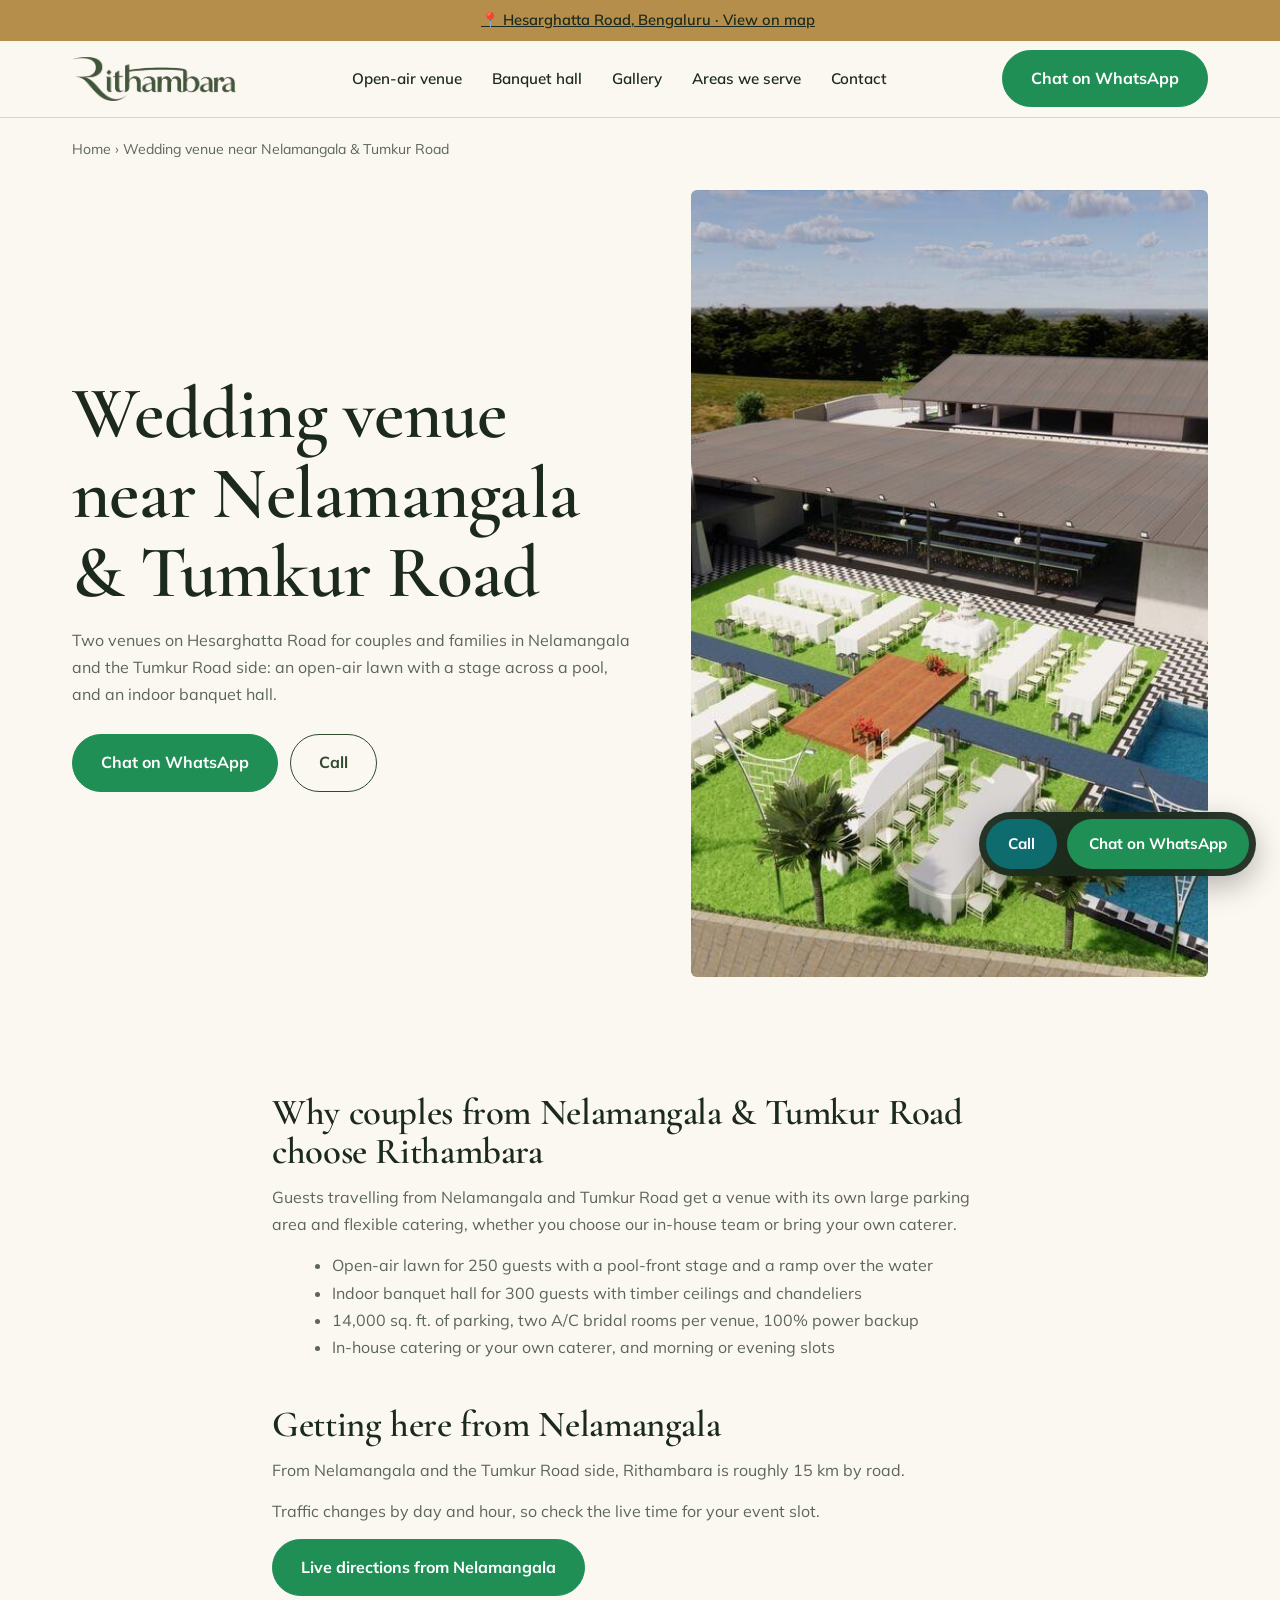
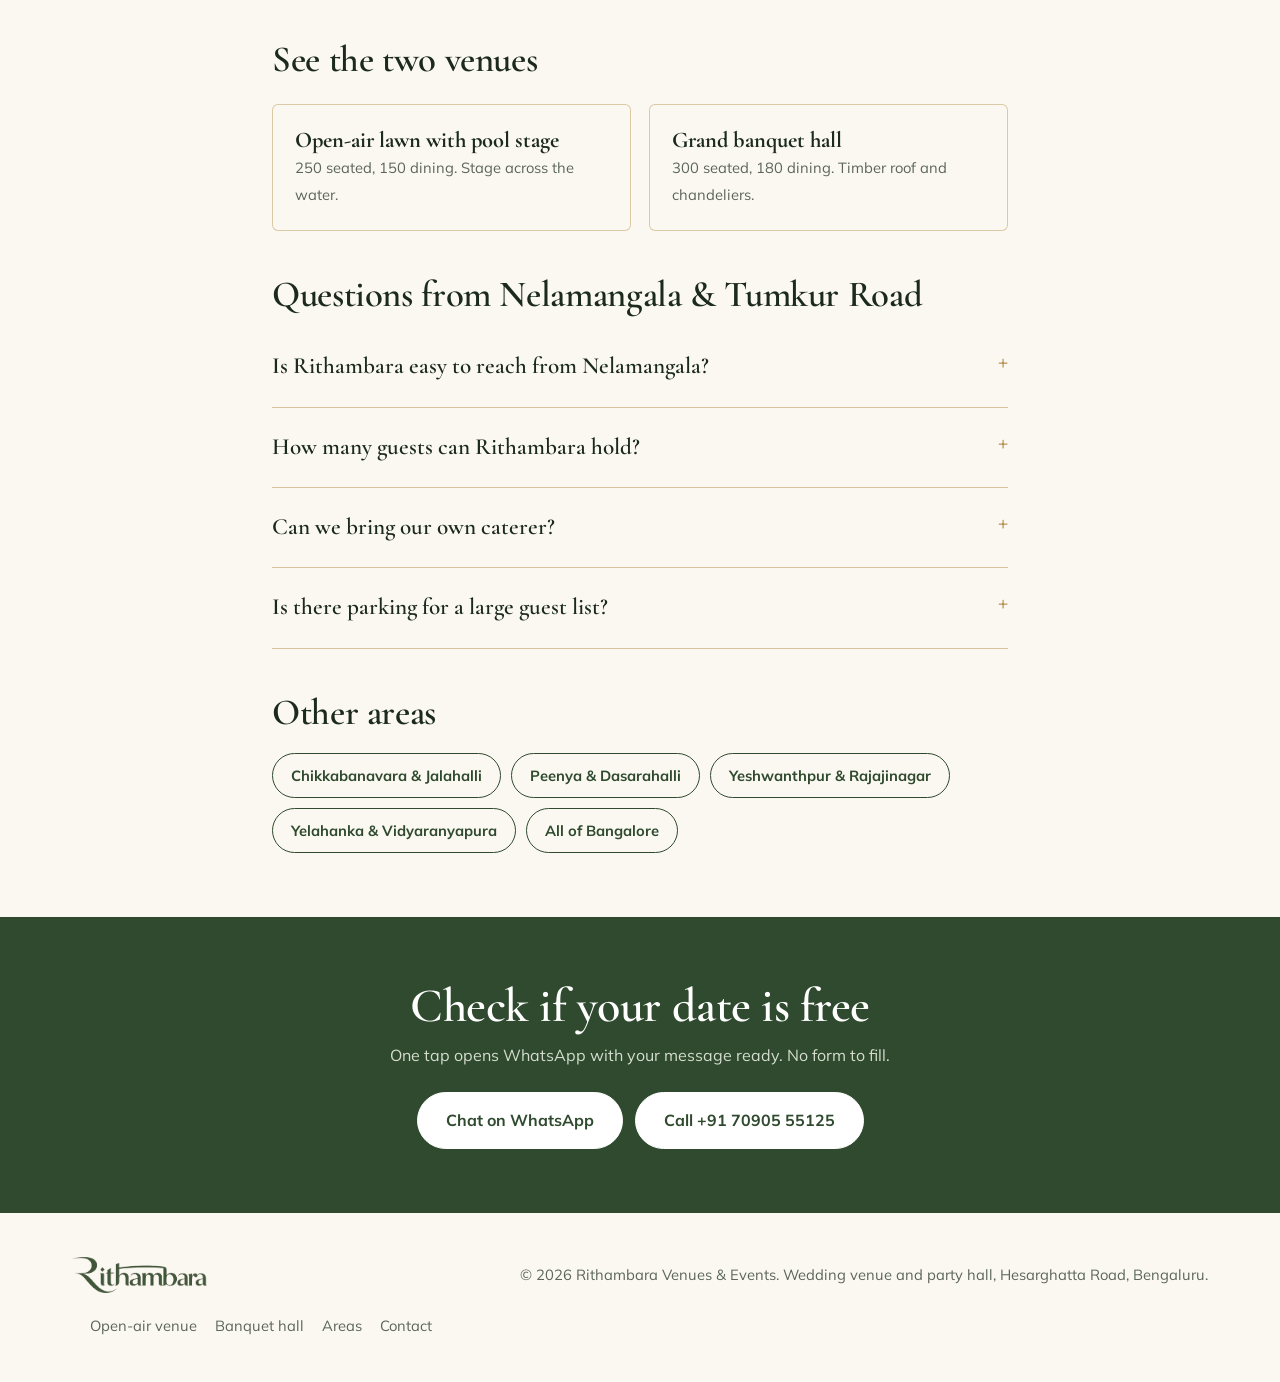
<file: wedding-venue-nelamangala-tumkur-road/index.html>
<!DOCTYPE html>
<html lang="en-IN">
<head>
<meta charset="UTF-8">
<meta name="viewport" content="width=device-width, initial-scale=1">
<title>Wedding Venue near Nelamangala &amp; Tumkur Road | Rithambara</title>
<meta name="description" content="Wedding venue near Nelamangala and the Tumkur Road side: open-air lawn with a pool stage and an indoor banquet hall on Hesarghatta Road, with parking for 14,000 sq. ft.">
<meta name="robots" content="index, follow, max-image-preview:large">
<meta name="theme-color" content="#2F4A2E">
<link rel="canonical" href="https://rithambara.in/wedding-venue-nelamangala-tumkur-road/">
<link rel="icon" type="image/png" href="../assets/favicon.png">
<meta property="og:type" content="website"><meta property="og:locale" content="en_IN"><meta property="og:site_name" content="Rithambara Venues &amp; Events">
<meta property="og:title" content="Wedding Venue near Nelamangala &amp; Tumkur Road | Rithambara"><meta property="og:description" content="Wedding venue near Nelamangala and the Tumkur Road side: open-air lawn with a pool stage and an indoor banquet hall on Hesarghatta Road, with parking for 14,000 sq. ft."><meta property="og:url" content="https://rithambara.in/wedding-venue-nelamangala-tumkur-road/">
<meta property="og:image" content="https://rithambara.in/venue1-aerial-view.jpg"><meta name="twitter:card" content="summary_large_image">
<link rel="preconnect" href="https://fonts.googleapis.com"><link rel="preconnect" href="https://fonts.gstatic.com" crossorigin>
<link href="https://fonts.googleapis.com/css2?family=Cormorant+Garamond:ital,wght@0,500;0,600;1,500&family=Mulish:wght@400;500;700&display=swap" rel="stylesheet">
<link rel="stylesheet" href="../assets/style.css">
<script type="application/ld+json">{"@context": "https://schema.org", "@graph": [{"@type": "BreadcrumbList", "itemListElement": [{"@type": "ListItem", "position": 1, "name": "Home", "item": "https://rithambara.in/"}, {"@type": "ListItem", "position": 2, "name": "Wedding venue near Nelamangala & Tumkur Road", "item": "https://rithambara.in/wedding-venue-nelamangala-tumkur-road/"}]}, {"@type": "WebPage", "url": "https://rithambara.in/wedding-venue-nelamangala-tumkur-road/", "name": "Wedding Venue near Nelamangala & Tumkur Road | Rithambara", "description": "Wedding venue near Nelamangala and the Tumkur Road side: open-air lawn with a pool stage and an indoor banquet hall on Hesarghatta Road, with parking for 14,000 sq. ft.", "about": {"@id": "https://rithambara.in/#venue"}}, {"@type": "FAQPage", "mainEntity": [{"@type": "Question", "name": "Is Rithambara easy to reach from Nelamangala?", "acceptedAnswer": {"@type": "Answer", "text": "Rithambara is on Hesarghatta Road, Hurulichikanahalli, Bengaluru 560090. Use the live directions button on this page for the drive time from your area at your event hour. Weekend evenings are slower."}}, {"@type": "Question", "name": "How many guests can Rithambara hold?", "acceptedAnswer": {"@type": "Answer", "text": "The open-air venue seats 250 guests and the banquet hall seats 300, with dining for 150 and 180 respectively."}}, {"@type": "Question", "name": "Can we bring our own caterer?", "acceptedAnswer": {"@type": "Answer", "text": "Yes. In-house catering is available, and you can also bring your preferred caterer."}}, {"@type": "Question", "name": "Is there parking for a large guest list?", "acceptedAnswer": {"@type": "Answer", "text": "Yes. There is 14,000 sq. ft. of dedicated parking and full power backup."}}]}]}</script>
</head>
<body>
<div class="ann" id="ann"><span id="annEv">Grand Opening on 22 November. You are invited! <a href="https://wa.me/917090555125?text=Hi%20Rithambara%20team%2C%20I%27d%20like%20to%20attend%20the%20Grand%20Opening%20on%2022%20November.%20Please%20share%20the%20details." target="_blank" rel="noopener">RSVP on WhatsApp</a></span><a class="annmap" href="https://www.google.com/maps/search/?api=1&query=13.118608,77.483178" target="_blank" rel="noopener">&#128205; Hesarghatta Road, Bengaluru &middot; View on map</a></div>
<header><div class="wrap bar">
 <a href="../" aria-label="Rithambara home"><img src="../assets/logo.png" alt="Rithambara" width="164" height="44"></a>
 <nav id="nav" aria-label="Main"><ul><li><a href="../open-air-wedding-venue/">Open-air venue</a></li><li><a href="../banquet-hall/">Banquet hall</a></li><li><a href="../gallery/">Gallery</a></li><li><a href="../wedding-venues-bangalore/">Areas we serve</a></li><li><a href="../contact/">Contact</a></li></ul></nav>
 <a class="btn wa-b hdr-cta" href="https://wa.me/917090555125?text=Hi%20Rithambara%20team%2C%20I%27d%20like%20to%20check%20availability%20for%20my%20event.%20Please%20share%20details%20and%20pricing." target="_blank" rel="noopener">Chat on WhatsApp</a>
 <button class="menu" id="menuBtn" aria-label="Open menu" aria-expanded="false" aria-controls="nav">&#9776;</button>
</div></header>
<nav class="crumbs" aria-label="Breadcrumb"><a href="../">Home</a> &rsaquo; Wedding venue near Nelamangala &amp; Tumkur Road</nav>
<main>
<section class="ph"><div class="wrap"><div><h1>Wedding venue near Nelamangala & Tumkur Road</h1><p class="lead">Two venues on Hesarghatta Road for couples and families in Nelamangala and the Tumkur Road side: an open-air lawn with a stage across a pool, and an indoor banquet hall.</p><div class="acts"><a class="btn wa-b" href="https://wa.me/917090555125?text=Hi%20Rithambara%20team%2C%20we%20are%20from%20Nelamangala%20and%20would%20like%20to%20check%20availability%20for%20our%20event.%20Please%20share%20details%20and%20pricing." target="_blank" rel="noopener">Chat on WhatsApp</a><a class="btn ghost" href="tel:+917090555125">Call</a></div></div><img src="../venue1-aerial-view.jpg" alt="Aerial view of Rithambara wedding venue on Hesarghatta Road near Nelamangala &amp; Tumkur Road" width="1400" height="787" fetchpriority="high" decoding="async"></div></section>
<section class="pad"><div class="wrap prose">
<h2>Why couples from Nelamangala & Tumkur Road choose Rithambara</h2><p>Guests travelling from Nelamangala and Tumkur Road get a venue with its own large parking area and flexible catering, whether you choose our in-house team or bring your own caterer.</p>
<ul><li>Open-air lawn for 250 guests with a pool-front stage and a ramp over the water</li><li>Indoor banquet hall for 300 guests with timber ceilings and chandeliers</li>
<li>14,000 sq. ft. of parking, two A/C bridal rooms per venue, 100% power backup</li><li>In-house catering or your own caterer, and morning or evening slots</li></ul>
<h2>Getting here from Nelamangala</h2><p>From Nelamangala and the Tumkur Road side, Rithambara is roughly 15 km by road.</p><p>Traffic changes by day and hour, so check the live time for your event slot.</p>
<p><a class="btn wa-b" href="https://www.google.com/maps/dir/?api=1&origin=Nelamangala%2C%20Bengaluru&destination=13.118608%2C77.483178" target="_blank" rel="noopener">Live directions from Nelamangala</a></p>
<h2>See the two venues</h2><div class="cards"><a class="card" href="../open-air-wedding-venue/"><b>Open-air lawn with pool stage</b><span>250 seated, 150 dining. Stage across the water.</span></a><a class="card" href="../banquet-hall/"><b>Grand banquet hall</b><span>300 seated, 180 dining. Timber roof and chandeliers.</span></a></div>
<h2>Questions from Nelamangala & Tumkur Road</h2><details><summary>Is Rithambara easy to reach from Nelamangala?</summary><p>Rithambara is on Hesarghatta Road, Hurulichikanahalli, Bengaluru 560090. Use the live directions button on this page for the drive time from your area at your event hour. Weekend evenings are slower.</p></details><details><summary>How many guests can Rithambara hold?</summary><p>The open-air venue seats 250 guests and the banquet hall seats 300, with dining for 150 and 180 respectively.</p></details><details><summary>Can we bring our own caterer?</summary><p>Yes. In-house catering is available, and you can also bring your preferred caterer.</p></details><details><summary>Is there parking for a large guest list?</summary><p>Yes. There is 14,000 sq. ft. of dedicated parking and full power backup.</p></details><h2>Other areas</h2><div class="chiplinks"><a href="../wedding-venue-chikkabanavara-jalahalli/">Chikkabanavara & Jalahalli</a><a href="../wedding-venue-peenya-dasarahalli/">Peenya & Dasarahalli</a><a href="../wedding-venue-yeshwanthpur-rajajinagar/">Yeshwanthpur & Rajajinagar</a><a href="../wedding-venue-yelahanka-vidyaranyapura/">Yelahanka & Vidyaranyapura</a><a href="../wedding-venues-bangalore/">All of Bangalore</a></div></div></section>
<section class="cta"><div class="wrap"><h2>Check if your date is free</h2><p>One tap opens WhatsApp with your message ready. No form to fill.</p>
<a class="btn" href="https://wa.me/917090555125?text=Hi%20Rithambara%20team%2C%20we%20are%20from%20Nelamangala%20and%20would%20like%20to%20check%20availability%20for%20our%20event.%20Please%20share%20details%20and%20pricing." target="_blank" rel="noopener">Chat on WhatsApp</a><a class="btn" href="tel:+917090555125">Call +91 70905 55125</a></div></section>
</main>
<footer><div class="wrap foot"><img src="../assets/logo.png" alt="Rithambara" width="132" height="36" loading="lazy">
<p>&copy; 2026 Rithambara Venues &amp; Events. Wedding venue and party hall, Hesarghatta Road, Bengaluru.</p>
<p><a href="../open-air-wedding-venue/">Open-air venue</a><a href="../banquet-hall/">Banquet hall</a><a href="../wedding-venues-bangalore/">Areas</a><a href="../contact/">Contact</a></p></div></footer>
<div class="fab"><a class="c" href="tel:+917090555125">Call</a><a class="w" href="https://wa.me/917090555125?text=Hi%20Rithambara%20team%2C%20we%20are%20from%20Nelamangala%20and%20would%20like%20to%20check%20availability%20for%20our%20event.%20Please%20share%20details%20and%20pricing." target="_blank" rel="noopener">Chat on WhatsApp</a></div>
<script src="../assets/site.js" defer></script>
</body>
</html>
</file>
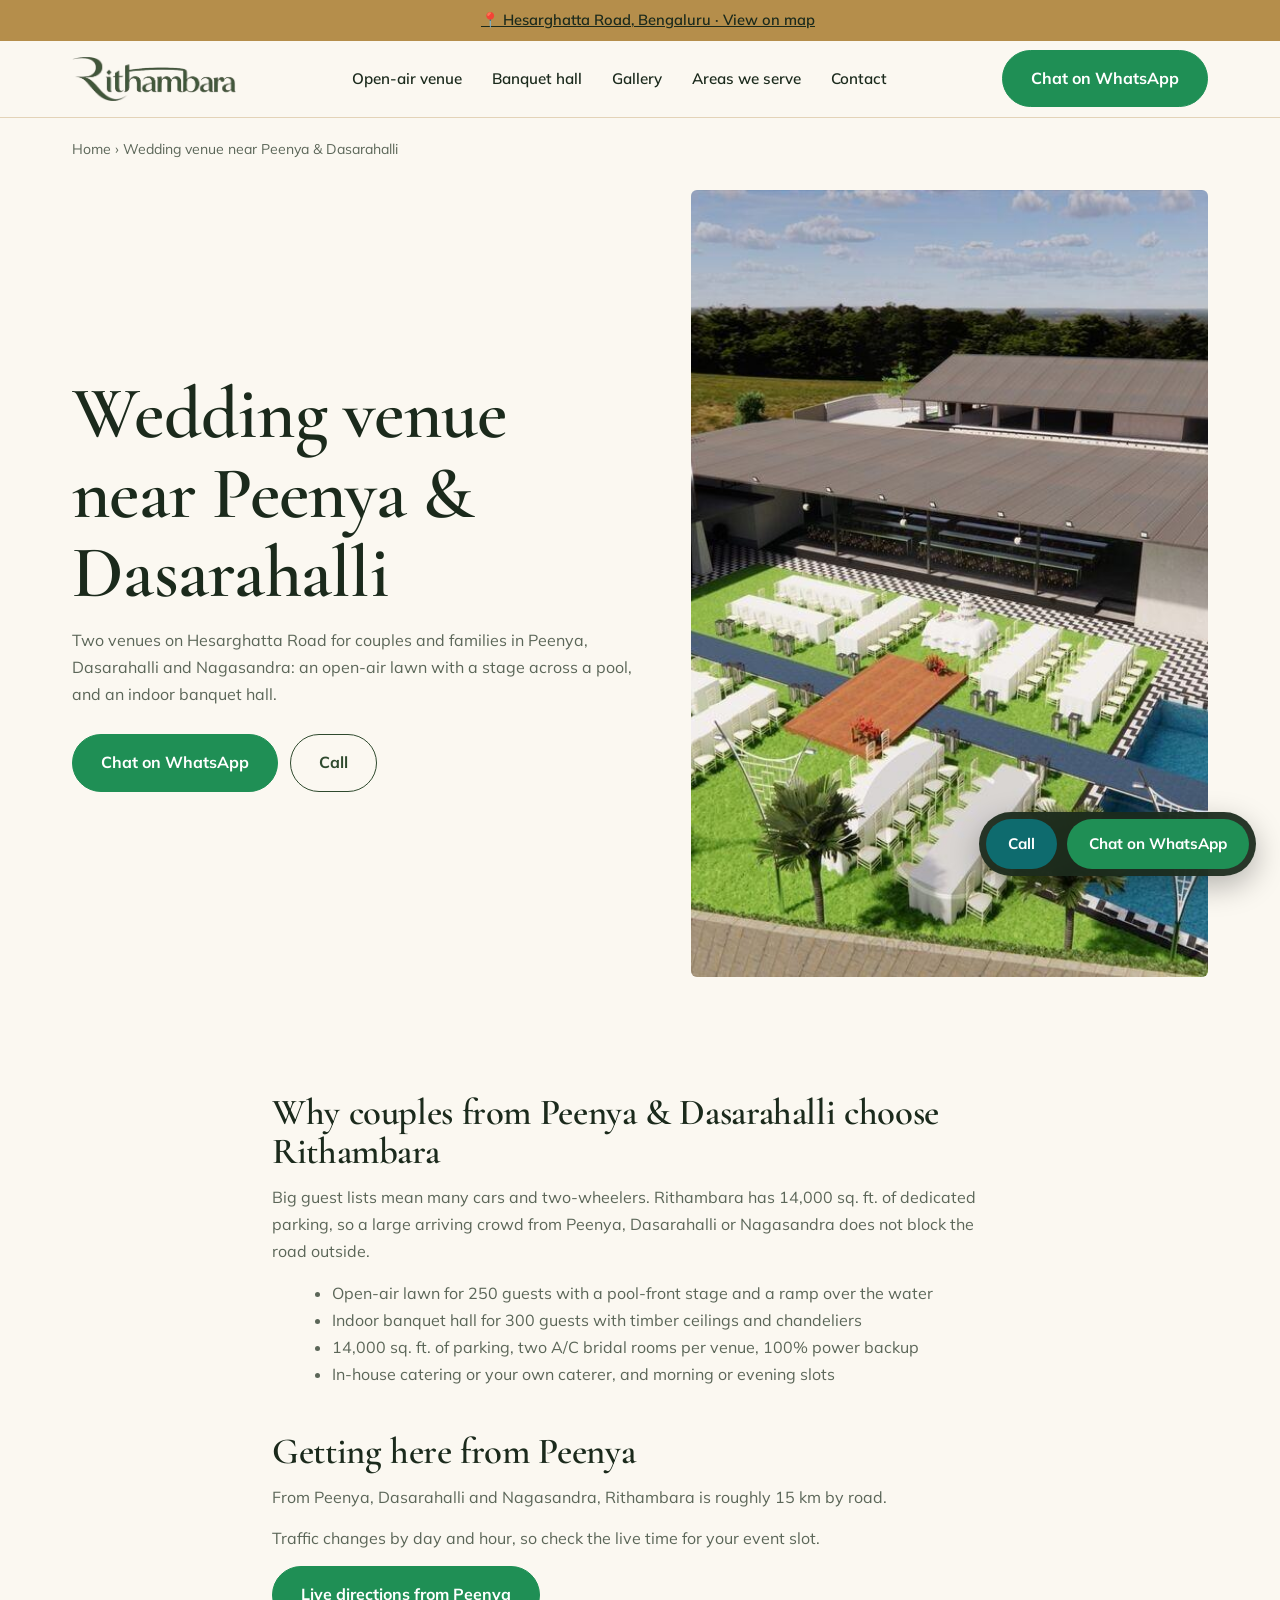
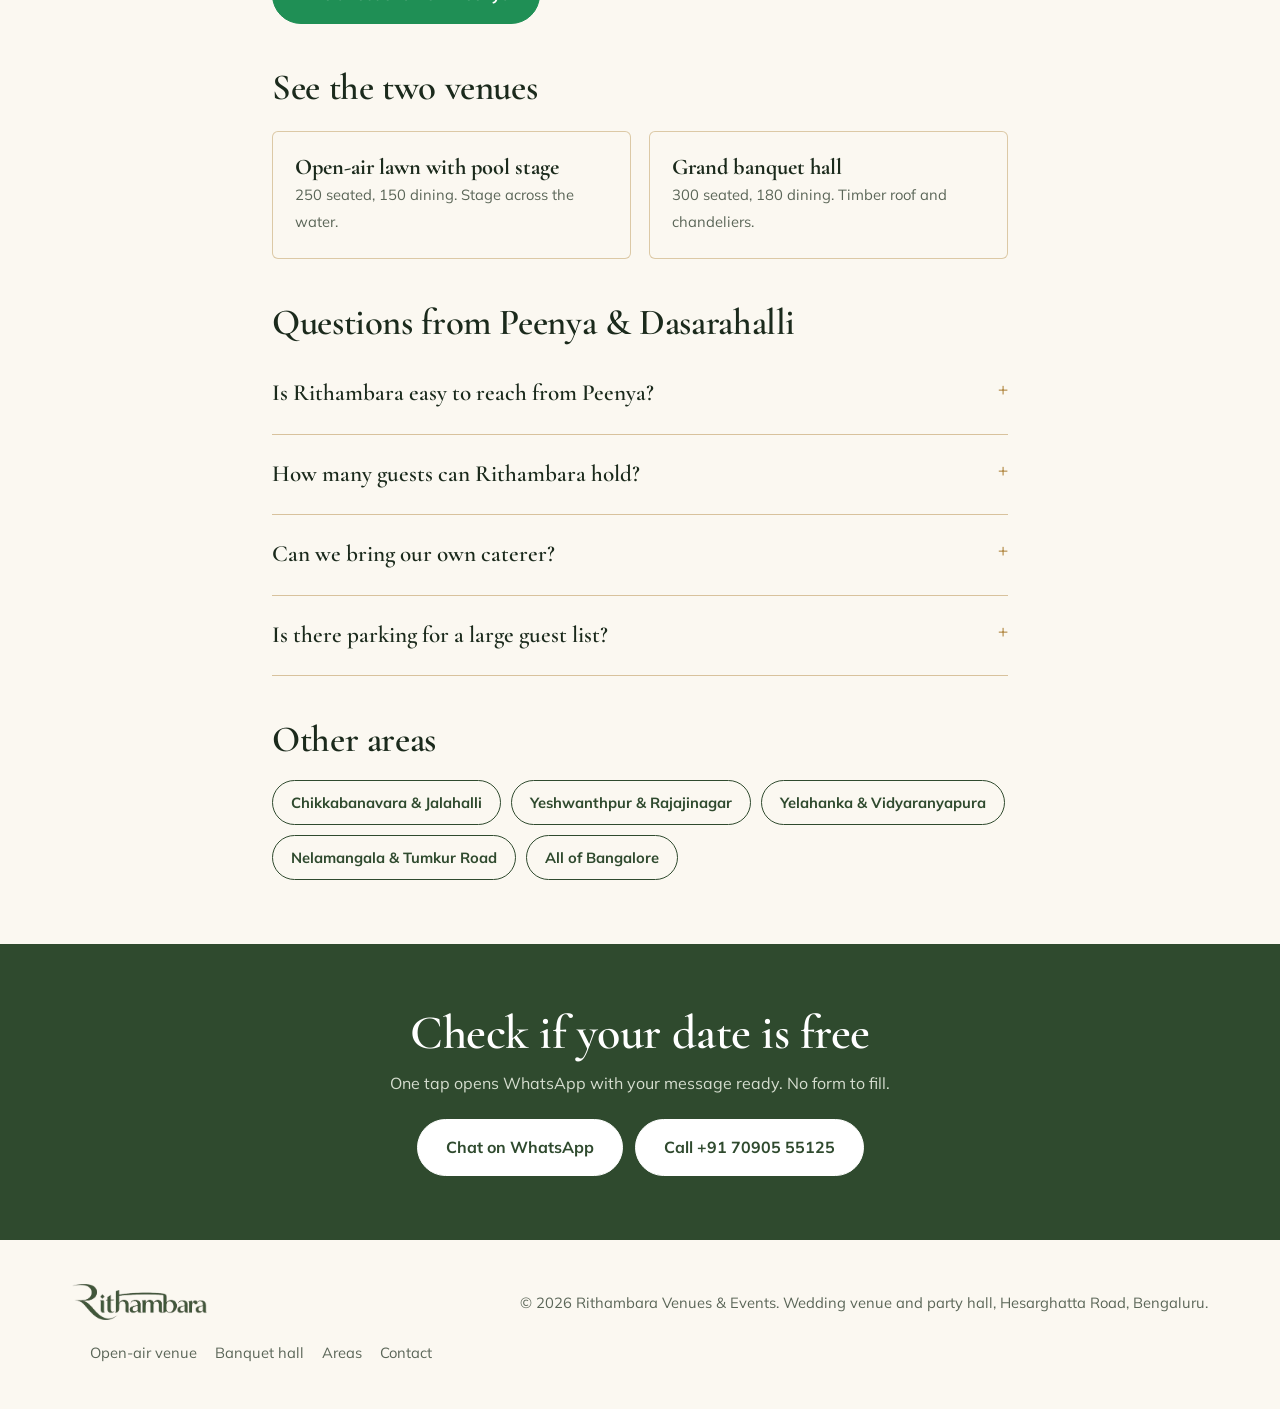
<file: wedding-venue-peenya-dasarahalli/index.html>
<!DOCTYPE html>
<html lang="en-IN">
<head>
<meta charset="UTF-8">
<meta name="viewport" content="width=device-width, initial-scale=1">
<title>Wedding Venue near Peenya &amp; Dasarahalli | Rithambara</title>
<meta name="description" content="Wedding venue near Peenya, Dasarahalli and Nagasandra: open-air lawn with a pool stage and an indoor banquet hall on Hesarghatta Road, with parking for 14,000 sq. ft.">
<meta name="robots" content="index, follow, max-image-preview:large">
<meta name="theme-color" content="#2F4A2E">
<link rel="canonical" href="https://rithambara.in/wedding-venue-peenya-dasarahalli/">
<link rel="icon" type="image/png" href="../assets/favicon.png">
<meta property="og:type" content="website"><meta property="og:locale" content="en_IN"><meta property="og:site_name" content="Rithambara Venues &amp; Events">
<meta property="og:title" content="Wedding Venue near Peenya &amp; Dasarahalli | Rithambara"><meta property="og:description" content="Wedding venue near Peenya, Dasarahalli and Nagasandra: open-air lawn with a pool stage and an indoor banquet hall on Hesarghatta Road, with parking for 14,000 sq. ft."><meta property="og:url" content="https://rithambara.in/wedding-venue-peenya-dasarahalli/">
<meta property="og:image" content="https://rithambara.in/venue1-aerial-view.jpg"><meta name="twitter:card" content="summary_large_image">
<link rel="preconnect" href="https://fonts.googleapis.com"><link rel="preconnect" href="https://fonts.gstatic.com" crossorigin>
<link href="https://fonts.googleapis.com/css2?family=Cormorant+Garamond:ital,wght@0,500;0,600;1,500&family=Mulish:wght@400;500;700&display=swap" rel="stylesheet">
<link rel="stylesheet" href="../assets/style.css">
<script type="application/ld+json">{"@context": "https://schema.org", "@graph": [{"@type": "BreadcrumbList", "itemListElement": [{"@type": "ListItem", "position": 1, "name": "Home", "item": "https://rithambara.in/"}, {"@type": "ListItem", "position": 2, "name": "Wedding venue near Peenya & Dasarahalli", "item": "https://rithambara.in/wedding-venue-peenya-dasarahalli/"}]}, {"@type": "WebPage", "url": "https://rithambara.in/wedding-venue-peenya-dasarahalli/", "name": "Wedding Venue near Peenya & Dasarahalli | Rithambara", "description": "Wedding venue near Peenya, Dasarahalli and Nagasandra: open-air lawn with a pool stage and an indoor banquet hall on Hesarghatta Road, with parking for 14,000 sq. ft.", "about": {"@id": "https://rithambara.in/#venue"}}, {"@type": "FAQPage", "mainEntity": [{"@type": "Question", "name": "Is Rithambara easy to reach from Peenya?", "acceptedAnswer": {"@type": "Answer", "text": "Rithambara is on Hesarghatta Road, Hurulichikanahalli, Bengaluru 560090. Use the live directions button on this page for the drive time from your area at your event hour. Weekend evenings are slower."}}, {"@type": "Question", "name": "How many guests can Rithambara hold?", "acceptedAnswer": {"@type": "Answer", "text": "The open-air venue seats 250 guests and the banquet hall seats 300, with dining for 150 and 180 respectively."}}, {"@type": "Question", "name": "Can we bring our own caterer?", "acceptedAnswer": {"@type": "Answer", "text": "Yes. In-house catering is available, and you can also bring your preferred caterer."}}, {"@type": "Question", "name": "Is there parking for a large guest list?", "acceptedAnswer": {"@type": "Answer", "text": "Yes. There is 14,000 sq. ft. of dedicated parking and full power backup."}}]}]}</script>
</head>
<body>
<div class="ann" id="ann"><span id="annEv">Grand Opening on 22 November. You are invited! <a href="https://wa.me/917090555125?text=Hi%20Rithambara%20team%2C%20I%27d%20like%20to%20attend%20the%20Grand%20Opening%20on%2022%20November.%20Please%20share%20the%20details." target="_blank" rel="noopener">RSVP on WhatsApp</a></span><a class="annmap" href="https://www.google.com/maps/search/?api=1&query=13.118608,77.483178" target="_blank" rel="noopener">&#128205; Hesarghatta Road, Bengaluru &middot; View on map</a></div>
<header><div class="wrap bar">
 <a href="../" aria-label="Rithambara home"><img src="../assets/logo.png" alt="Rithambara" width="164" height="44"></a>
 <nav id="nav" aria-label="Main"><ul><li><a href="../open-air-wedding-venue/">Open-air venue</a></li><li><a href="../banquet-hall/">Banquet hall</a></li><li><a href="../gallery/">Gallery</a></li><li><a href="../wedding-venues-bangalore/">Areas we serve</a></li><li><a href="../contact/">Contact</a></li></ul></nav>
 <a class="btn wa-b hdr-cta" href="https://wa.me/917090555125?text=Hi%20Rithambara%20team%2C%20I%27d%20like%20to%20check%20availability%20for%20my%20event.%20Please%20share%20details%20and%20pricing." target="_blank" rel="noopener">Chat on WhatsApp</a>
 <button class="menu" id="menuBtn" aria-label="Open menu" aria-expanded="false" aria-controls="nav">&#9776;</button>
</div></header>
<nav class="crumbs" aria-label="Breadcrumb"><a href="../">Home</a> &rsaquo; Wedding venue near Peenya &amp; Dasarahalli</nav>
<main>
<section class="ph"><div class="wrap"><div><h1>Wedding venue near Peenya & Dasarahalli</h1><p class="lead">Two venues on Hesarghatta Road for couples and families in Peenya, Dasarahalli and Nagasandra: an open-air lawn with a stage across a pool, and an indoor banquet hall.</p><div class="acts"><a class="btn wa-b" href="https://wa.me/917090555125?text=Hi%20Rithambara%20team%2C%20we%20are%20from%20Peenya%20and%20would%20like%20to%20check%20availability%20for%20our%20event.%20Please%20share%20details%20and%20pricing." target="_blank" rel="noopener">Chat on WhatsApp</a><a class="btn ghost" href="tel:+917090555125">Call</a></div></div><img src="../venue1-aerial-view.jpg" alt="Aerial view of Rithambara wedding venue on Hesarghatta Road near Peenya &amp; Dasarahalli" width="1400" height="787" fetchpriority="high" decoding="async"></div></section>
<section class="pad"><div class="wrap prose">
<h2>Why couples from Peenya & Dasarahalli choose Rithambara</h2><p>Big guest lists mean many cars and two-wheelers. Rithambara has 14,000 sq. ft. of dedicated parking, so a large arriving crowd from Peenya, Dasarahalli or Nagasandra does not block the road outside.</p>
<ul><li>Open-air lawn for 250 guests with a pool-front stage and a ramp over the water</li><li>Indoor banquet hall for 300 guests with timber ceilings and chandeliers</li>
<li>14,000 sq. ft. of parking, two A/C bridal rooms per venue, 100% power backup</li><li>In-house catering or your own caterer, and morning or evening slots</li></ul>
<h2>Getting here from Peenya</h2><p>From Peenya, Dasarahalli and Nagasandra, Rithambara is roughly 15 km by road.</p><p>Traffic changes by day and hour, so check the live time for your event slot.</p>
<p><a class="btn wa-b" href="https://www.google.com/maps/dir/?api=1&origin=Peenya%2C%20Bengaluru&destination=13.118608%2C77.483178" target="_blank" rel="noopener">Live directions from Peenya</a></p>
<h2>See the two venues</h2><div class="cards"><a class="card" href="../open-air-wedding-venue/"><b>Open-air lawn with pool stage</b><span>250 seated, 150 dining. Stage across the water.</span></a><a class="card" href="../banquet-hall/"><b>Grand banquet hall</b><span>300 seated, 180 dining. Timber roof and chandeliers.</span></a></div>
<h2>Questions from Peenya & Dasarahalli</h2><details><summary>Is Rithambara easy to reach from Peenya?</summary><p>Rithambara is on Hesarghatta Road, Hurulichikanahalli, Bengaluru 560090. Use the live directions button on this page for the drive time from your area at your event hour. Weekend evenings are slower.</p></details><details><summary>How many guests can Rithambara hold?</summary><p>The open-air venue seats 250 guests and the banquet hall seats 300, with dining for 150 and 180 respectively.</p></details><details><summary>Can we bring our own caterer?</summary><p>Yes. In-house catering is available, and you can also bring your preferred caterer.</p></details><details><summary>Is there parking for a large guest list?</summary><p>Yes. There is 14,000 sq. ft. of dedicated parking and full power backup.</p></details><h2>Other areas</h2><div class="chiplinks"><a href="../wedding-venue-chikkabanavara-jalahalli/">Chikkabanavara & Jalahalli</a><a href="../wedding-venue-yeshwanthpur-rajajinagar/">Yeshwanthpur & Rajajinagar</a><a href="../wedding-venue-yelahanka-vidyaranyapura/">Yelahanka & Vidyaranyapura</a><a href="../wedding-venue-nelamangala-tumkur-road/">Nelamangala & Tumkur Road</a><a href="../wedding-venues-bangalore/">All of Bangalore</a></div></div></section>
<section class="cta"><div class="wrap"><h2>Check if your date is free</h2><p>One tap opens WhatsApp with your message ready. No form to fill.</p>
<a class="btn" href="https://wa.me/917090555125?text=Hi%20Rithambara%20team%2C%20we%20are%20from%20Peenya%20and%20would%20like%20to%20check%20availability%20for%20our%20event.%20Please%20share%20details%20and%20pricing." target="_blank" rel="noopener">Chat on WhatsApp</a><a class="btn" href="tel:+917090555125">Call +91 70905 55125</a></div></section>
</main>
<footer><div class="wrap foot"><img src="../assets/logo.png" alt="Rithambara" width="132" height="36" loading="lazy">
<p>&copy; 2026 Rithambara Venues &amp; Events. Wedding venue and party hall, Hesarghatta Road, Bengaluru.</p>
<p><a href="../open-air-wedding-venue/">Open-air venue</a><a href="../banquet-hall/">Banquet hall</a><a href="../wedding-venues-bangalore/">Areas</a><a href="../contact/">Contact</a></p></div></footer>
<div class="fab"><a class="c" href="tel:+917090555125">Call</a><a class="w" href="https://wa.me/917090555125?text=Hi%20Rithambara%20team%2C%20we%20are%20from%20Peenya%20and%20would%20like%20to%20check%20availability%20for%20our%20event.%20Please%20share%20details%20and%20pricing." target="_blank" rel="noopener">Chat on WhatsApp</a></div>
<script src="../assets/site.js" defer></script>
</body>
</html>
</file>
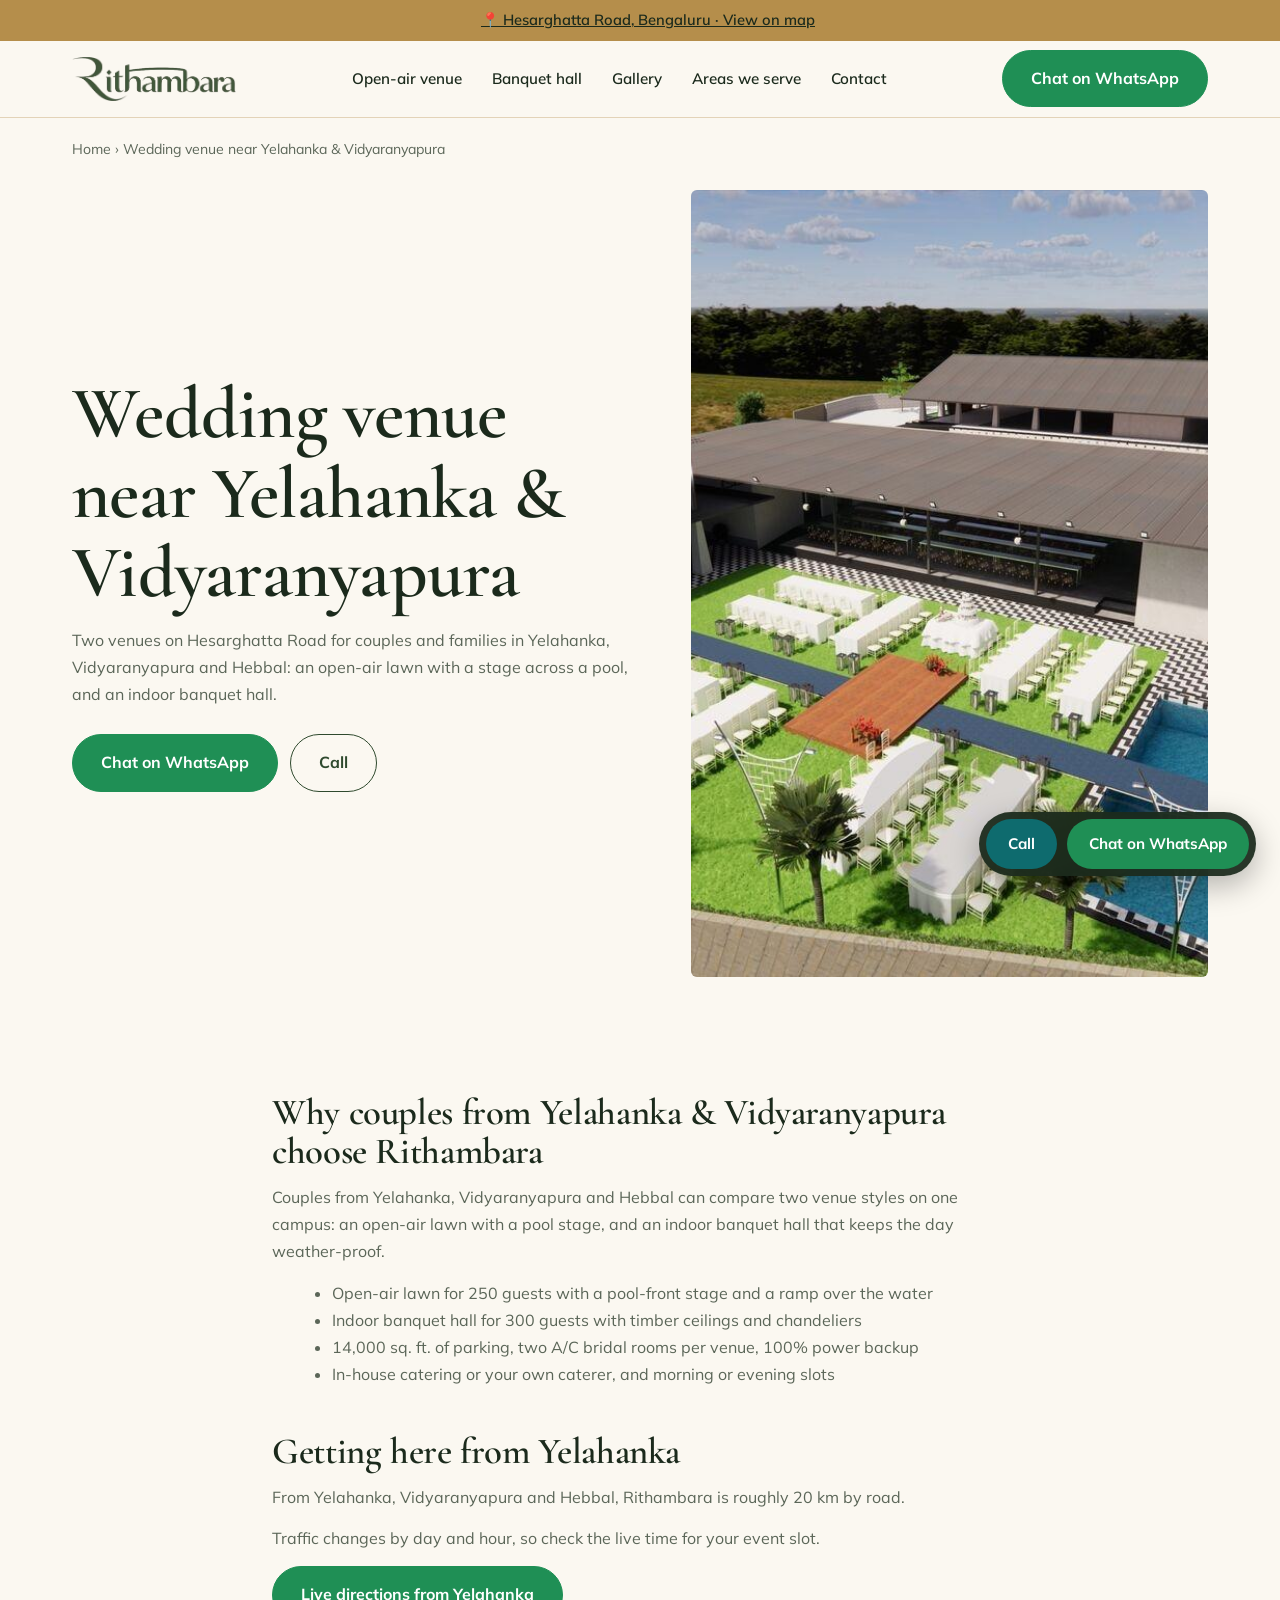
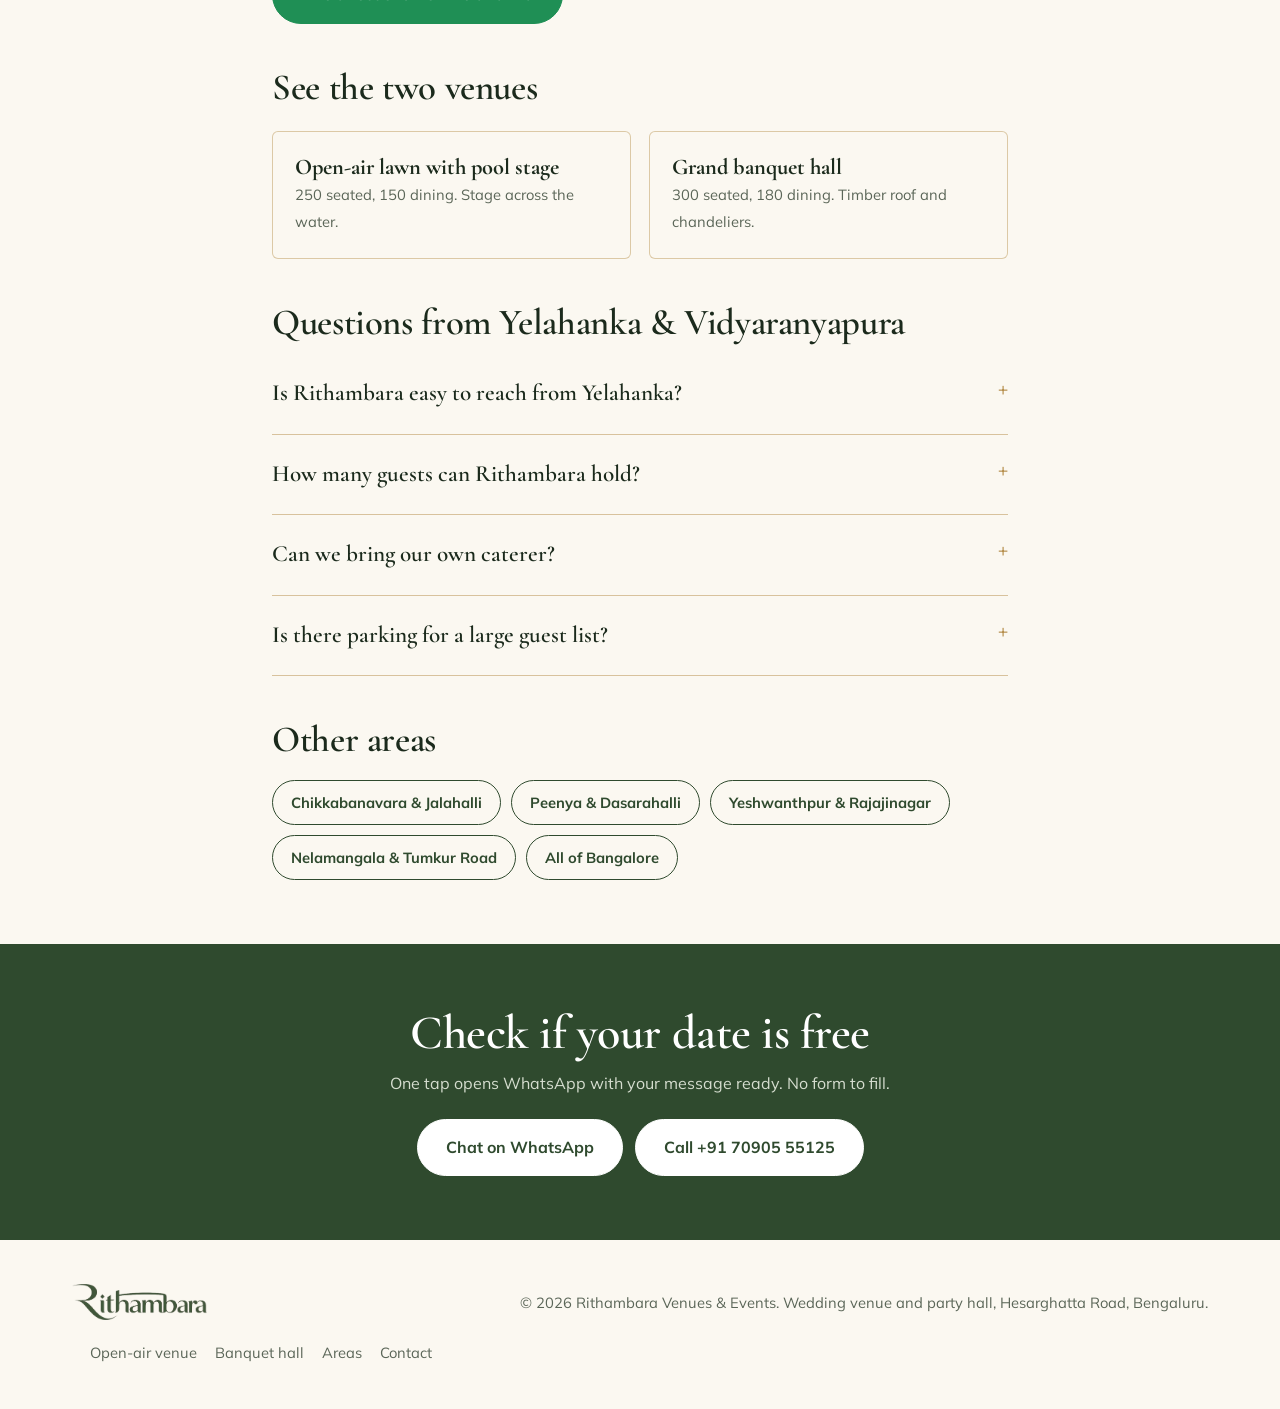
<file: wedding-venue-yelahanka-vidyaranyapura/index.html>
<!DOCTYPE html>
<html lang="en-IN">
<head>
<meta charset="UTF-8">
<meta name="viewport" content="width=device-width, initial-scale=1">
<title>Wedding Venue near Yelahanka &amp; Vidyaranyapura | Rithambara</title>
<meta name="description" content="Wedding venue near Yelahanka, Vidyaranyapura and Hebbal: open-air lawn with a pool stage and an indoor banquet hall on Hesarghatta Road, with parking for 14,000 sq. ft.">
<meta name="robots" content="index, follow, max-image-preview:large">
<meta name="theme-color" content="#2F4A2E">
<link rel="canonical" href="https://rithambara.in/wedding-venue-yelahanka-vidyaranyapura/">
<link rel="icon" type="image/png" href="../assets/favicon.png">
<meta property="og:type" content="website"><meta property="og:locale" content="en_IN"><meta property="og:site_name" content="Rithambara Venues &amp; Events">
<meta property="og:title" content="Wedding Venue near Yelahanka &amp; Vidyaranyapura | Rithambara"><meta property="og:description" content="Wedding venue near Yelahanka, Vidyaranyapura and Hebbal: open-air lawn with a pool stage and an indoor banquet hall on Hesarghatta Road, with parking for 14,000 sq. ft."><meta property="og:url" content="https://rithambara.in/wedding-venue-yelahanka-vidyaranyapura/">
<meta property="og:image" content="https://rithambara.in/venue1-aerial-view.jpg"><meta name="twitter:card" content="summary_large_image">
<link rel="preconnect" href="https://fonts.googleapis.com"><link rel="preconnect" href="https://fonts.gstatic.com" crossorigin>
<link href="https://fonts.googleapis.com/css2?family=Cormorant+Garamond:ital,wght@0,500;0,600;1,500&family=Mulish:wght@400;500;700&display=swap" rel="stylesheet">
<link rel="stylesheet" href="../assets/style.css">
<script type="application/ld+json">{"@context": "https://schema.org", "@graph": [{"@type": "BreadcrumbList", "itemListElement": [{"@type": "ListItem", "position": 1, "name": "Home", "item": "https://rithambara.in/"}, {"@type": "ListItem", "position": 2, "name": "Wedding venue near Yelahanka & Vidyaranyapura", "item": "https://rithambara.in/wedding-venue-yelahanka-vidyaranyapura/"}]}, {"@type": "WebPage", "url": "https://rithambara.in/wedding-venue-yelahanka-vidyaranyapura/", "name": "Wedding Venue near Yelahanka & Vidyaranyapura | Rithambara", "description": "Wedding venue near Yelahanka, Vidyaranyapura and Hebbal: open-air lawn with a pool stage and an indoor banquet hall on Hesarghatta Road, with parking for 14,000 sq. ft.", "about": {"@id": "https://rithambara.in/#venue"}}, {"@type": "FAQPage", "mainEntity": [{"@type": "Question", "name": "Is Rithambara easy to reach from Yelahanka?", "acceptedAnswer": {"@type": "Answer", "text": "Rithambara is on Hesarghatta Road, Hurulichikanahalli, Bengaluru 560090. Use the live directions button on this page for the drive time from your area at your event hour. Weekend evenings are slower."}}, {"@type": "Question", "name": "How many guests can Rithambara hold?", "acceptedAnswer": {"@type": "Answer", "text": "The open-air venue seats 250 guests and the banquet hall seats 300, with dining for 150 and 180 respectively."}}, {"@type": "Question", "name": "Can we bring our own caterer?", "acceptedAnswer": {"@type": "Answer", "text": "Yes. In-house catering is available, and you can also bring your preferred caterer."}}, {"@type": "Question", "name": "Is there parking for a large guest list?", "acceptedAnswer": {"@type": "Answer", "text": "Yes. There is 14,000 sq. ft. of dedicated parking and full power backup."}}]}]}</script>
</head>
<body>
<div class="ann" id="ann"><span id="annEv">Grand Opening on 22 November. You are invited! <a href="https://wa.me/917090555125?text=Hi%20Rithambara%20team%2C%20I%27d%20like%20to%20attend%20the%20Grand%20Opening%20on%2022%20November.%20Please%20share%20the%20details." target="_blank" rel="noopener">RSVP on WhatsApp</a></span><a class="annmap" href="https://www.google.com/maps/search/?api=1&query=13.118608,77.483178" target="_blank" rel="noopener">&#128205; Hesarghatta Road, Bengaluru &middot; View on map</a></div>
<header><div class="wrap bar">
 <a href="../" aria-label="Rithambara home"><img src="../assets/logo.png" alt="Rithambara" width="164" height="44"></a>
 <nav id="nav" aria-label="Main"><ul><li><a href="../open-air-wedding-venue/">Open-air venue</a></li><li><a href="../banquet-hall/">Banquet hall</a></li><li><a href="../gallery/">Gallery</a></li><li><a href="../wedding-venues-bangalore/">Areas we serve</a></li><li><a href="../contact/">Contact</a></li></ul></nav>
 <a class="btn wa-b hdr-cta" href="https://wa.me/917090555125?text=Hi%20Rithambara%20team%2C%20I%27d%20like%20to%20check%20availability%20for%20my%20event.%20Please%20share%20details%20and%20pricing." target="_blank" rel="noopener">Chat on WhatsApp</a>
 <button class="menu" id="menuBtn" aria-label="Open menu" aria-expanded="false" aria-controls="nav">&#9776;</button>
</div></header>
<nav class="crumbs" aria-label="Breadcrumb"><a href="../">Home</a> &rsaquo; Wedding venue near Yelahanka &amp; Vidyaranyapura</nav>
<main>
<section class="ph"><div class="wrap"><div><h1>Wedding venue near Yelahanka & Vidyaranyapura</h1><p class="lead">Two venues on Hesarghatta Road for couples and families in Yelahanka, Vidyaranyapura and Hebbal: an open-air lawn with a stage across a pool, and an indoor banquet hall.</p><div class="acts"><a class="btn wa-b" href="https://wa.me/917090555125?text=Hi%20Rithambara%20team%2C%20we%20are%20from%20Yelahanka%20and%20would%20like%20to%20check%20availability%20for%20our%20event.%20Please%20share%20details%20and%20pricing." target="_blank" rel="noopener">Chat on WhatsApp</a><a class="btn ghost" href="tel:+917090555125">Call</a></div></div><img src="../venue1-aerial-view.jpg" alt="Aerial view of Rithambara wedding venue on Hesarghatta Road near Yelahanka &amp; Vidyaranyapura" width="1400" height="787" fetchpriority="high" decoding="async"></div></section>
<section class="pad"><div class="wrap prose">
<h2>Why couples from Yelahanka & Vidyaranyapura choose Rithambara</h2><p>Couples from Yelahanka, Vidyaranyapura and Hebbal can compare two venue styles on one campus: an open-air lawn with a pool stage, and an indoor banquet hall that keeps the day weather-proof.</p>
<ul><li>Open-air lawn for 250 guests with a pool-front stage and a ramp over the water</li><li>Indoor banquet hall for 300 guests with timber ceilings and chandeliers</li>
<li>14,000 sq. ft. of parking, two A/C bridal rooms per venue, 100% power backup</li><li>In-house catering or your own caterer, and morning or evening slots</li></ul>
<h2>Getting here from Yelahanka</h2><p>From Yelahanka, Vidyaranyapura and Hebbal, Rithambara is roughly 20 km by road.</p><p>Traffic changes by day and hour, so check the live time for your event slot.</p>
<p><a class="btn wa-b" href="https://www.google.com/maps/dir/?api=1&origin=Yelahanka%2C%20Bengaluru&destination=13.118608%2C77.483178" target="_blank" rel="noopener">Live directions from Yelahanka</a></p>
<h2>See the two venues</h2><div class="cards"><a class="card" href="../open-air-wedding-venue/"><b>Open-air lawn with pool stage</b><span>250 seated, 150 dining. Stage across the water.</span></a><a class="card" href="../banquet-hall/"><b>Grand banquet hall</b><span>300 seated, 180 dining. Timber roof and chandeliers.</span></a></div>
<h2>Questions from Yelahanka & Vidyaranyapura</h2><details><summary>Is Rithambara easy to reach from Yelahanka?</summary><p>Rithambara is on Hesarghatta Road, Hurulichikanahalli, Bengaluru 560090. Use the live directions button on this page for the drive time from your area at your event hour. Weekend evenings are slower.</p></details><details><summary>How many guests can Rithambara hold?</summary><p>The open-air venue seats 250 guests and the banquet hall seats 300, with dining for 150 and 180 respectively.</p></details><details><summary>Can we bring our own caterer?</summary><p>Yes. In-house catering is available, and you can also bring your preferred caterer.</p></details><details><summary>Is there parking for a large guest list?</summary><p>Yes. There is 14,000 sq. ft. of dedicated parking and full power backup.</p></details><h2>Other areas</h2><div class="chiplinks"><a href="../wedding-venue-chikkabanavara-jalahalli/">Chikkabanavara & Jalahalli</a><a href="../wedding-venue-peenya-dasarahalli/">Peenya & Dasarahalli</a><a href="../wedding-venue-yeshwanthpur-rajajinagar/">Yeshwanthpur & Rajajinagar</a><a href="../wedding-venue-nelamangala-tumkur-road/">Nelamangala & Tumkur Road</a><a href="../wedding-venues-bangalore/">All of Bangalore</a></div></div></section>
<section class="cta"><div class="wrap"><h2>Check if your date is free</h2><p>One tap opens WhatsApp with your message ready. No form to fill.</p>
<a class="btn" href="https://wa.me/917090555125?text=Hi%20Rithambara%20team%2C%20we%20are%20from%20Yelahanka%20and%20would%20like%20to%20check%20availability%20for%20our%20event.%20Please%20share%20details%20and%20pricing." target="_blank" rel="noopener">Chat on WhatsApp</a><a class="btn" href="tel:+917090555125">Call +91 70905 55125</a></div></section>
</main>
<footer><div class="wrap foot"><img src="../assets/logo.png" alt="Rithambara" width="132" height="36" loading="lazy">
<p>&copy; 2026 Rithambara Venues &amp; Events. Wedding venue and party hall, Hesarghatta Road, Bengaluru.</p>
<p><a href="../open-air-wedding-venue/">Open-air venue</a><a href="../banquet-hall/">Banquet hall</a><a href="../wedding-venues-bangalore/">Areas</a><a href="../contact/">Contact</a></p></div></footer>
<div class="fab"><a class="c" href="tel:+917090555125">Call</a><a class="w" href="https://wa.me/917090555125?text=Hi%20Rithambara%20team%2C%20we%20are%20from%20Yelahanka%20and%20would%20like%20to%20check%20availability%20for%20our%20event.%20Please%20share%20details%20and%20pricing." target="_blank" rel="noopener">Chat on WhatsApp</a></div>
<script src="../assets/site.js" defer></script>
</body>
</html>
</file>
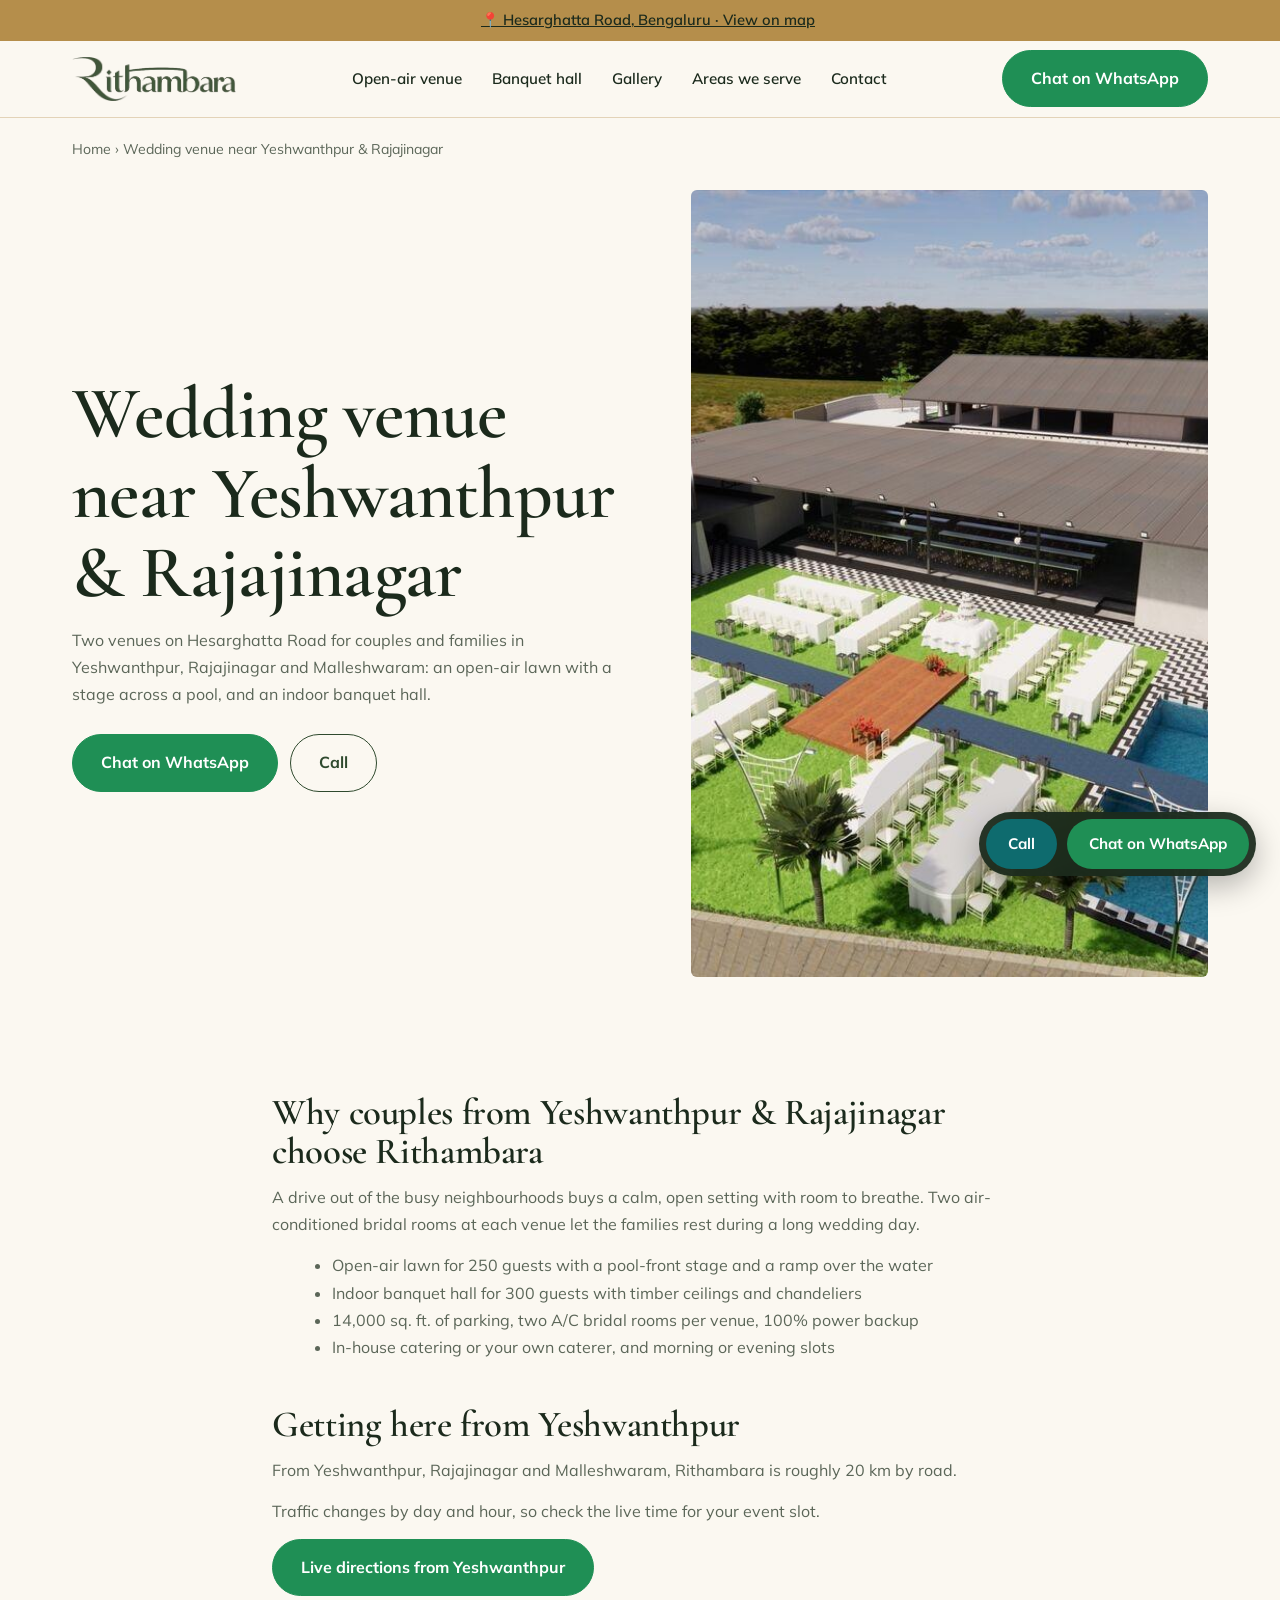
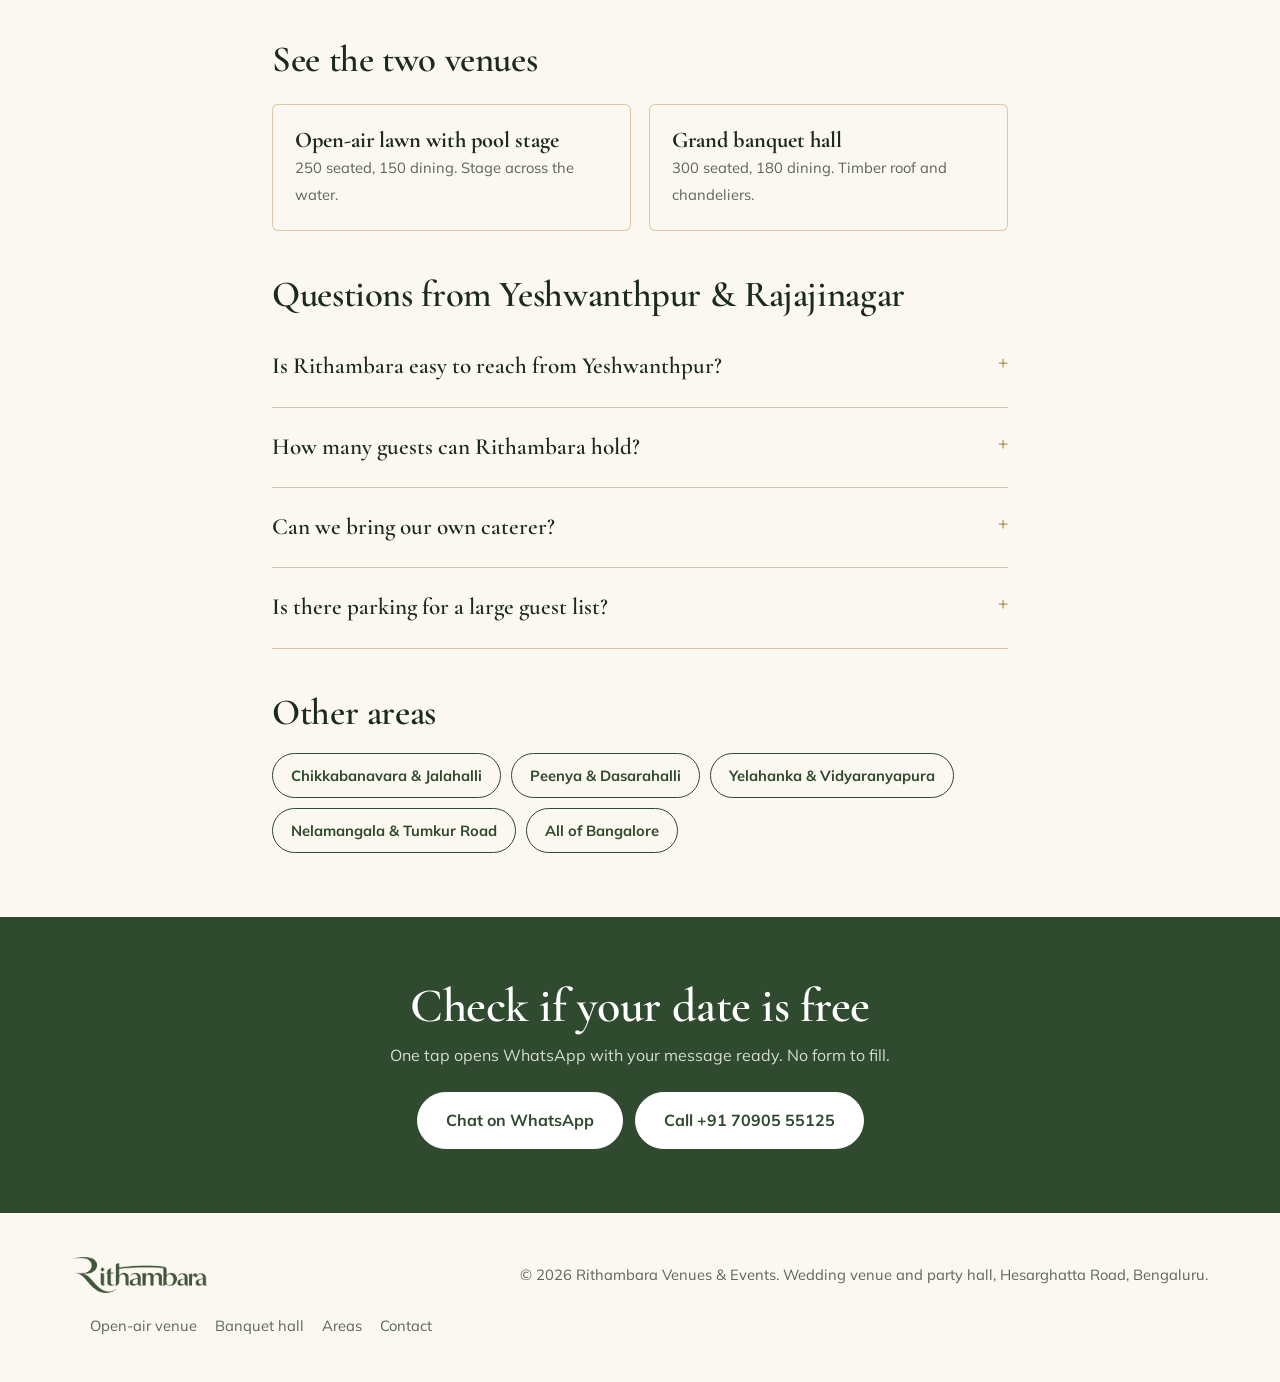
<file: wedding-venue-yeshwanthpur-rajajinagar/index.html>
<!DOCTYPE html>
<html lang="en-IN">
<head>
<meta charset="UTF-8">
<meta name="viewport" content="width=device-width, initial-scale=1">
<title>Wedding Venue near Yeshwanthpur &amp; Rajajinagar | Rithambara</title>
<meta name="description" content="Wedding venue near Yeshwanthpur, Rajajinagar and Malleshwaram: open-air lawn with a pool stage and an indoor banquet hall on Hesarghatta Road, with parking for 14,000 sq. ft.">
<meta name="robots" content="index, follow, max-image-preview:large">
<meta name="theme-color" content="#2F4A2E">
<link rel="canonical" href="https://rithambara.in/wedding-venue-yeshwanthpur-rajajinagar/">
<link rel="icon" type="image/png" href="../assets/favicon.png">
<meta property="og:type" content="website"><meta property="og:locale" content="en_IN"><meta property="og:site_name" content="Rithambara Venues &amp; Events">
<meta property="og:title" content="Wedding Venue near Yeshwanthpur &amp; Rajajinagar | Rithambara"><meta property="og:description" content="Wedding venue near Yeshwanthpur, Rajajinagar and Malleshwaram: open-air lawn with a pool stage and an indoor banquet hall on Hesarghatta Road, with parking for 14,000 sq. ft."><meta property="og:url" content="https://rithambara.in/wedding-venue-yeshwanthpur-rajajinagar/">
<meta property="og:image" content="https://rithambara.in/venue1-aerial-view.jpg"><meta name="twitter:card" content="summary_large_image">
<link rel="preconnect" href="https://fonts.googleapis.com"><link rel="preconnect" href="https://fonts.gstatic.com" crossorigin>
<link href="https://fonts.googleapis.com/css2?family=Cormorant+Garamond:ital,wght@0,500;0,600;1,500&family=Mulish:wght@400;500;700&display=swap" rel="stylesheet">
<link rel="stylesheet" href="../assets/style.css">
<script type="application/ld+json">{"@context": "https://schema.org", "@graph": [{"@type": "BreadcrumbList", "itemListElement": [{"@type": "ListItem", "position": 1, "name": "Home", "item": "https://rithambara.in/"}, {"@type": "ListItem", "position": 2, "name": "Wedding venue near Yeshwanthpur & Rajajinagar", "item": "https://rithambara.in/wedding-venue-yeshwanthpur-rajajinagar/"}]}, {"@type": "WebPage", "url": "https://rithambara.in/wedding-venue-yeshwanthpur-rajajinagar/", "name": "Wedding Venue near Yeshwanthpur & Rajajinagar | Rithambara", "description": "Wedding venue near Yeshwanthpur, Rajajinagar and Malleshwaram: open-air lawn with a pool stage and an indoor banquet hall on Hesarghatta Road, with parking for 14,000 sq. ft.", "about": {"@id": "https://rithambara.in/#venue"}}, {"@type": "FAQPage", "mainEntity": [{"@type": "Question", "name": "Is Rithambara easy to reach from Yeshwanthpur?", "acceptedAnswer": {"@type": "Answer", "text": "Rithambara is on Hesarghatta Road, Hurulichikanahalli, Bengaluru 560090. Use the live directions button on this page for the drive time from your area at your event hour. Weekend evenings are slower."}}, {"@type": "Question", "name": "How many guests can Rithambara hold?", "acceptedAnswer": {"@type": "Answer", "text": "The open-air venue seats 250 guests and the banquet hall seats 300, with dining for 150 and 180 respectively."}}, {"@type": "Question", "name": "Can we bring our own caterer?", "acceptedAnswer": {"@type": "Answer", "text": "Yes. In-house catering is available, and you can also bring your preferred caterer."}}, {"@type": "Question", "name": "Is there parking for a large guest list?", "acceptedAnswer": {"@type": "Answer", "text": "Yes. There is 14,000 sq. ft. of dedicated parking and full power backup."}}]}]}</script>
</head>
<body>
<div class="ann" id="ann"><span id="annEv">Grand Opening on 22 November. You are invited! <a href="https://wa.me/917090555125?text=Hi%20Rithambara%20team%2C%20I%27d%20like%20to%20attend%20the%20Grand%20Opening%20on%2022%20November.%20Please%20share%20the%20details." target="_blank" rel="noopener">RSVP on WhatsApp</a></span><a class="annmap" href="https://www.google.com/maps/search/?api=1&query=13.118608,77.483178" target="_blank" rel="noopener">&#128205; Hesarghatta Road, Bengaluru &middot; View on map</a></div>
<header><div class="wrap bar">
 <a href="../" aria-label="Rithambara home"><img src="../assets/logo.png" alt="Rithambara" width="164" height="44"></a>
 <nav id="nav" aria-label="Main"><ul><li><a href="../open-air-wedding-venue/">Open-air venue</a></li><li><a href="../banquet-hall/">Banquet hall</a></li><li><a href="../gallery/">Gallery</a></li><li><a href="../wedding-venues-bangalore/">Areas we serve</a></li><li><a href="../contact/">Contact</a></li></ul></nav>
 <a class="btn wa-b hdr-cta" href="https://wa.me/917090555125?text=Hi%20Rithambara%20team%2C%20I%27d%20like%20to%20check%20availability%20for%20my%20event.%20Please%20share%20details%20and%20pricing." target="_blank" rel="noopener">Chat on WhatsApp</a>
 <button class="menu" id="menuBtn" aria-label="Open menu" aria-expanded="false" aria-controls="nav">&#9776;</button>
</div></header>
<nav class="crumbs" aria-label="Breadcrumb"><a href="../">Home</a> &rsaquo; Wedding venue near Yeshwanthpur &amp; Rajajinagar</nav>
<main>
<section class="ph"><div class="wrap"><div><h1>Wedding venue near Yeshwanthpur & Rajajinagar</h1><p class="lead">Two venues on Hesarghatta Road for couples and families in Yeshwanthpur, Rajajinagar and Malleshwaram: an open-air lawn with a stage across a pool, and an indoor banquet hall.</p><div class="acts"><a class="btn wa-b" href="https://wa.me/917090555125?text=Hi%20Rithambara%20team%2C%20we%20are%20from%20Yeshwanthpur%20and%20would%20like%20to%20check%20availability%20for%20our%20event.%20Please%20share%20details%20and%20pricing." target="_blank" rel="noopener">Chat on WhatsApp</a><a class="btn ghost" href="tel:+917090555125">Call</a></div></div><img src="../venue1-aerial-view.jpg" alt="Aerial view of Rithambara wedding venue on Hesarghatta Road near Yeshwanthpur &amp; Rajajinagar" width="1400" height="787" fetchpriority="high" decoding="async"></div></section>
<section class="pad"><div class="wrap prose">
<h2>Why couples from Yeshwanthpur & Rajajinagar choose Rithambara</h2><p>A drive out of the busy neighbourhoods buys a calm, open setting with room to breathe. Two air-conditioned bridal rooms at each venue let the families rest during a long wedding day.</p>
<ul><li>Open-air lawn for 250 guests with a pool-front stage and a ramp over the water</li><li>Indoor banquet hall for 300 guests with timber ceilings and chandeliers</li>
<li>14,000 sq. ft. of parking, two A/C bridal rooms per venue, 100% power backup</li><li>In-house catering or your own caterer, and morning or evening slots</li></ul>
<h2>Getting here from Yeshwanthpur</h2><p>From Yeshwanthpur, Rajajinagar and Malleshwaram, Rithambara is roughly 20 km by road.</p><p>Traffic changes by day and hour, so check the live time for your event slot.</p>
<p><a class="btn wa-b" href="https://www.google.com/maps/dir/?api=1&origin=Yeshwanthpur%2C%20Bengaluru&destination=13.118608%2C77.483178" target="_blank" rel="noopener">Live directions from Yeshwanthpur</a></p>
<h2>See the two venues</h2><div class="cards"><a class="card" href="../open-air-wedding-venue/"><b>Open-air lawn with pool stage</b><span>250 seated, 150 dining. Stage across the water.</span></a><a class="card" href="../banquet-hall/"><b>Grand banquet hall</b><span>300 seated, 180 dining. Timber roof and chandeliers.</span></a></div>
<h2>Questions from Yeshwanthpur & Rajajinagar</h2><details><summary>Is Rithambara easy to reach from Yeshwanthpur?</summary><p>Rithambara is on Hesarghatta Road, Hurulichikanahalli, Bengaluru 560090. Use the live directions button on this page for the drive time from your area at your event hour. Weekend evenings are slower.</p></details><details><summary>How many guests can Rithambara hold?</summary><p>The open-air venue seats 250 guests and the banquet hall seats 300, with dining for 150 and 180 respectively.</p></details><details><summary>Can we bring our own caterer?</summary><p>Yes. In-house catering is available, and you can also bring your preferred caterer.</p></details><details><summary>Is there parking for a large guest list?</summary><p>Yes. There is 14,000 sq. ft. of dedicated parking and full power backup.</p></details><h2>Other areas</h2><div class="chiplinks"><a href="../wedding-venue-chikkabanavara-jalahalli/">Chikkabanavara & Jalahalli</a><a href="../wedding-venue-peenya-dasarahalli/">Peenya & Dasarahalli</a><a href="../wedding-venue-yelahanka-vidyaranyapura/">Yelahanka & Vidyaranyapura</a><a href="../wedding-venue-nelamangala-tumkur-road/">Nelamangala & Tumkur Road</a><a href="../wedding-venues-bangalore/">All of Bangalore</a></div></div></section>
<section class="cta"><div class="wrap"><h2>Check if your date is free</h2><p>One tap opens WhatsApp with your message ready. No form to fill.</p>
<a class="btn" href="https://wa.me/917090555125?text=Hi%20Rithambara%20team%2C%20we%20are%20from%20Yeshwanthpur%20and%20would%20like%20to%20check%20availability%20for%20our%20event.%20Please%20share%20details%20and%20pricing." target="_blank" rel="noopener">Chat on WhatsApp</a><a class="btn" href="tel:+917090555125">Call +91 70905 55125</a></div></section>
</main>
<footer><div class="wrap foot"><img src="../assets/logo.png" alt="Rithambara" width="132" height="36" loading="lazy">
<p>&copy; 2026 Rithambara Venues &amp; Events. Wedding venue and party hall, Hesarghatta Road, Bengaluru.</p>
<p><a href="../open-air-wedding-venue/">Open-air venue</a><a href="../banquet-hall/">Banquet hall</a><a href="../wedding-venues-bangalore/">Areas</a><a href="../contact/">Contact</a></p></div></footer>
<div class="fab"><a class="c" href="tel:+917090555125">Call</a><a class="w" href="https://wa.me/917090555125?text=Hi%20Rithambara%20team%2C%20we%20are%20from%20Yeshwanthpur%20and%20would%20like%20to%20check%20availability%20for%20our%20event.%20Please%20share%20details%20and%20pricing." target="_blank" rel="noopener">Chat on WhatsApp</a></div>
<script src="../assets/site.js" defer></script>
</body>
</html>
</file>
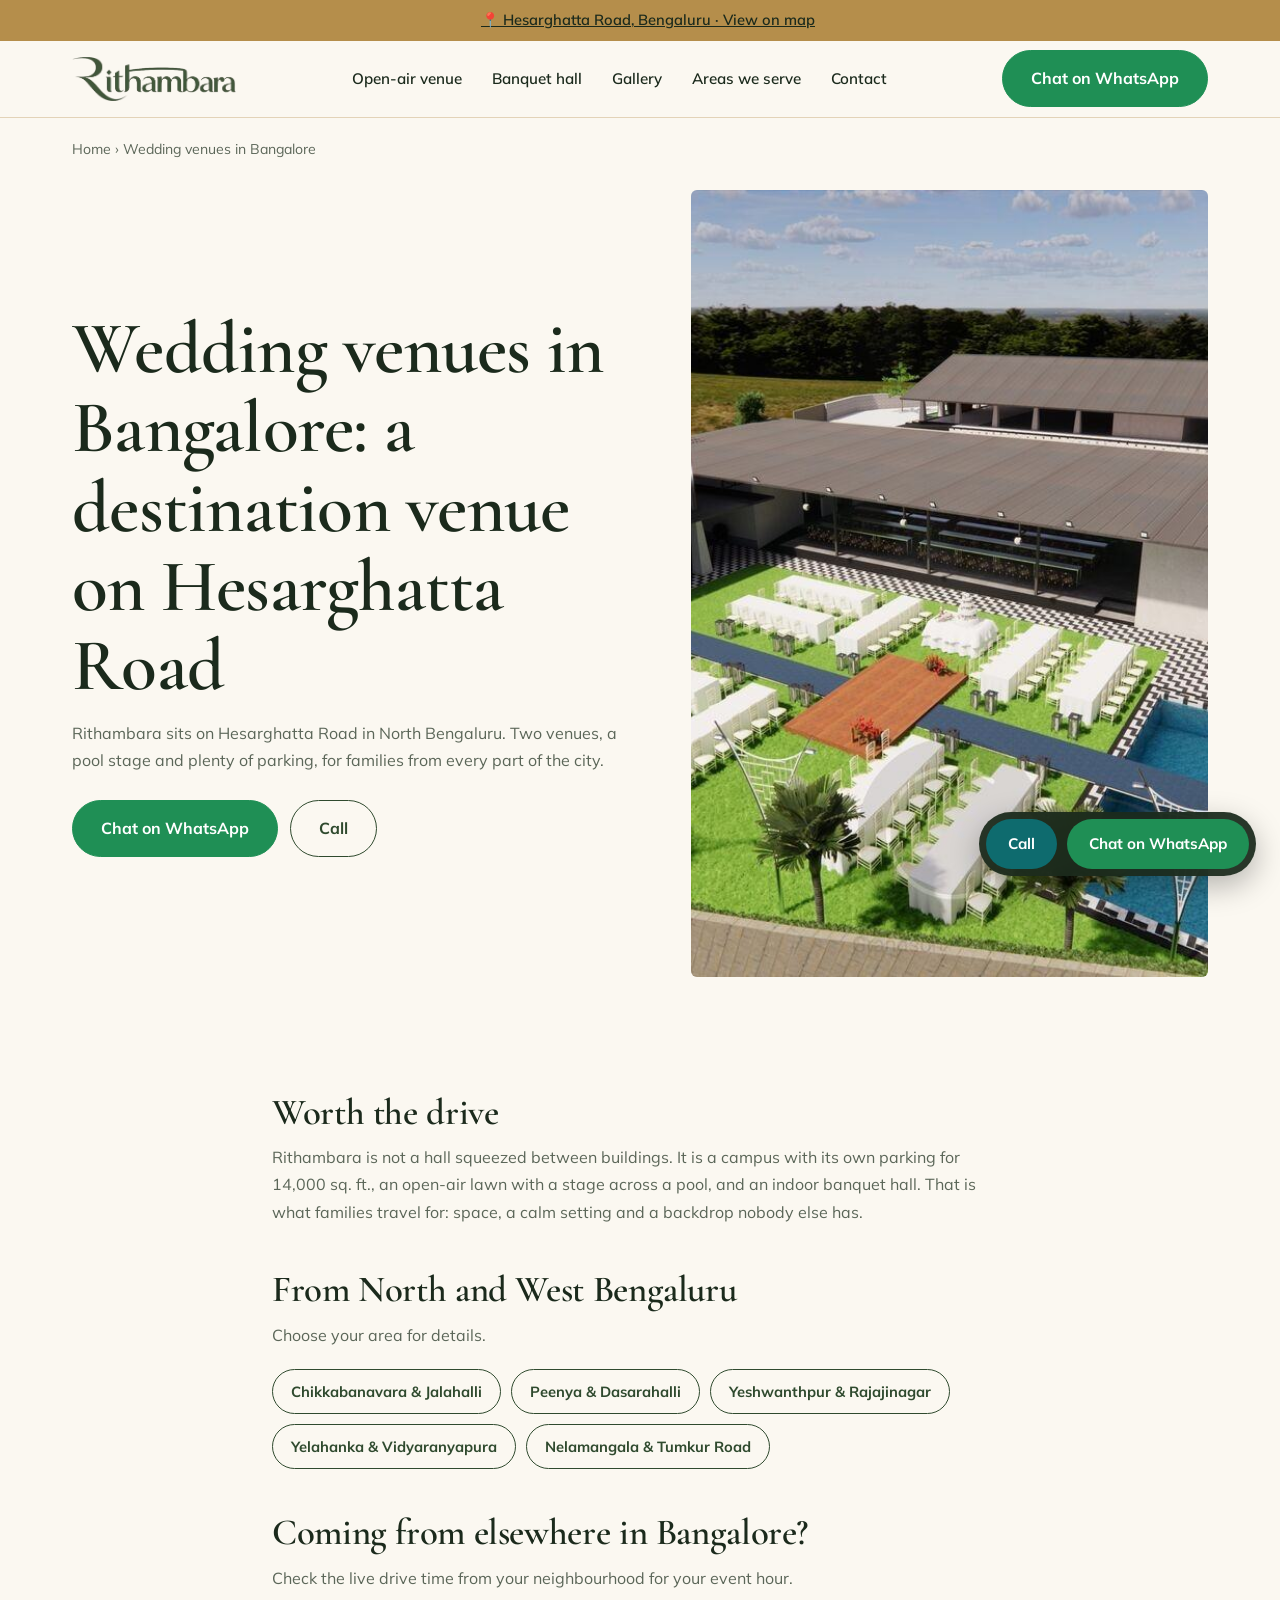
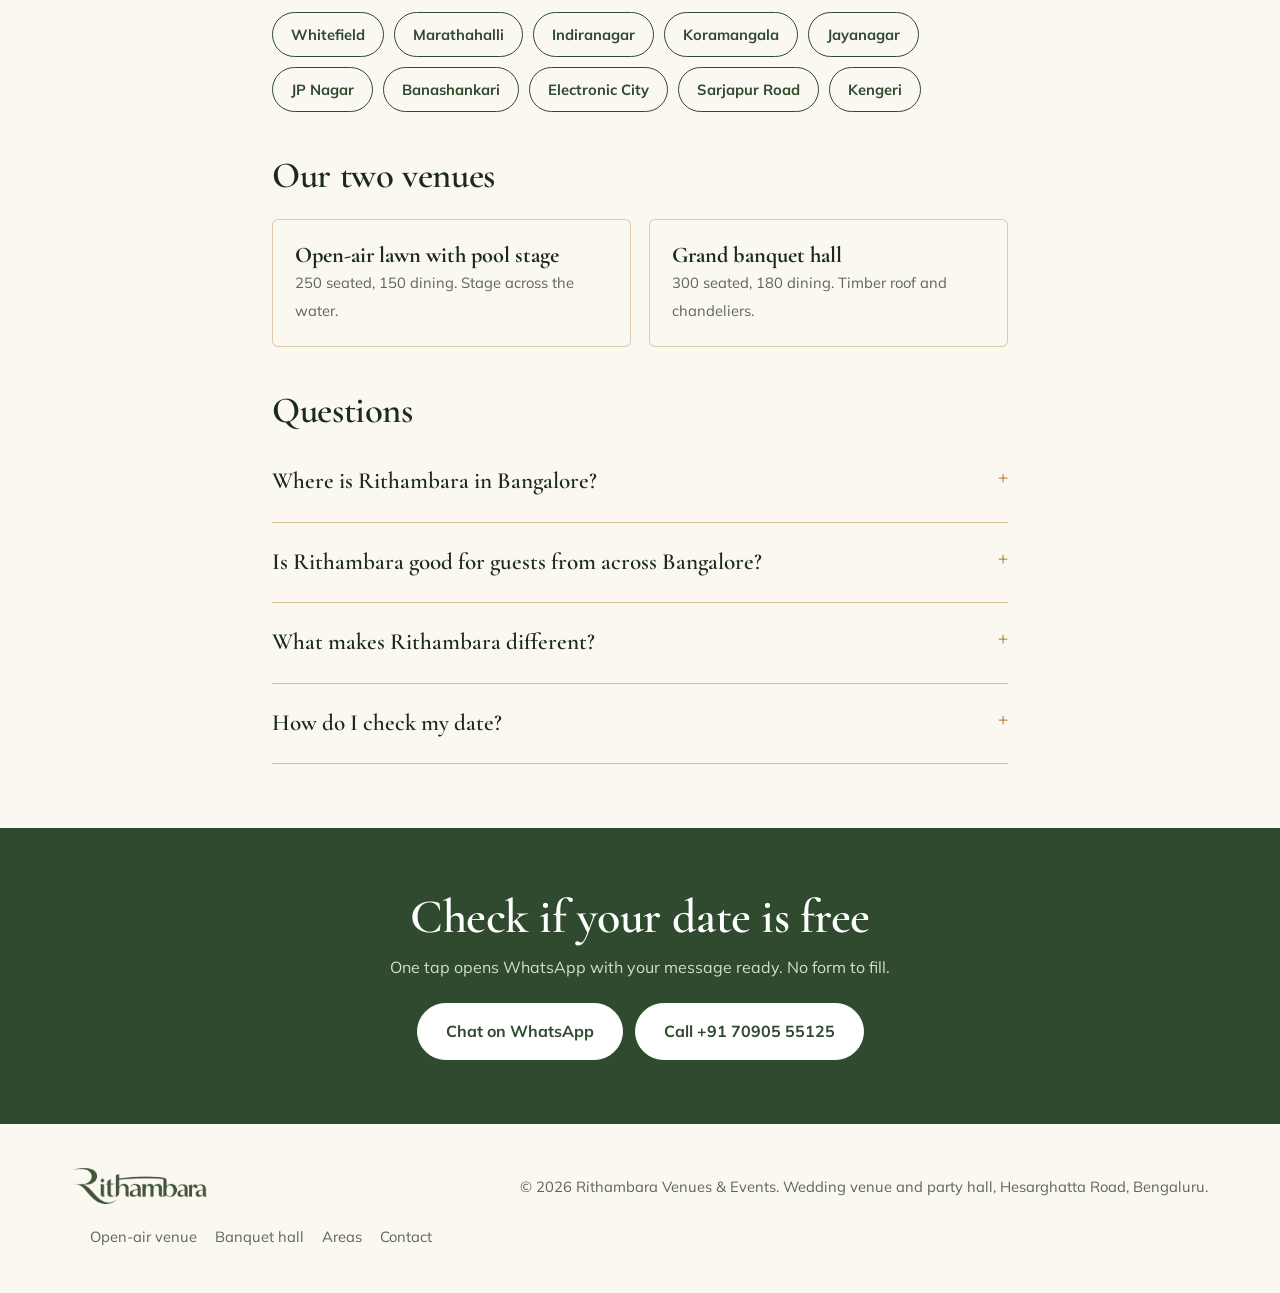
<file: wedding-venues-bangalore/index.html>
<!DOCTYPE html>
<html lang="en-IN">
<head>
<meta charset="UTF-8">
<meta name="viewport" content="width=device-width, initial-scale=1">
<title>Wedding Venues in Bangalore | Rithambara, Hesarghatta Road</title>
<meta name="description" content="A destination wedding venue in North Bengaluru: open-air lawn with a pool stage, indoor banquet hall, large parking. Directions from every part of Bangalore.">
<meta name="robots" content="index, follow, max-image-preview:large">
<meta name="theme-color" content="#2F4A2E">
<link rel="canonical" href="https://rithambara.in/wedding-venues-bangalore/">
<link rel="icon" type="image/png" href="../assets/favicon.png">
<meta property="og:type" content="website"><meta property="og:locale" content="en_IN"><meta property="og:site_name" content="Rithambara Venues &amp; Events">
<meta property="og:title" content="Wedding Venues in Bangalore | Rithambara, Hesarghatta Road"><meta property="og:description" content="A destination wedding venue in North Bengaluru: open-air lawn with a pool stage, indoor banquet hall, large parking. Directions from every part of Bangalore."><meta property="og:url" content="https://rithambara.in/wedding-venues-bangalore/">
<meta property="og:image" content="https://rithambara.in/venue1-aerial-view.jpg"><meta name="twitter:card" content="summary_large_image">
<link rel="preconnect" href="https://fonts.googleapis.com"><link rel="preconnect" href="https://fonts.gstatic.com" crossorigin>
<link href="https://fonts.googleapis.com/css2?family=Cormorant+Garamond:ital,wght@0,500;0,600;1,500&family=Mulish:wght@400;500;700&display=swap" rel="stylesheet">
<link rel="stylesheet" href="../assets/style.css">
<script type="application/ld+json">{"@context": "https://schema.org", "@graph": [{"@type": "BreadcrumbList", "itemListElement": [{"@type": "ListItem", "position": 1, "name": "Home", "item": "https://rithambara.in/"}, {"@type": "ListItem", "position": 2, "name": "Wedding venues in Bangalore", "item": "https://rithambara.in/wedding-venues-bangalore/"}]}, {"@type": "WebPage", "url": "https://rithambara.in/wedding-venues-bangalore/", "name": "Wedding Venues in Bangalore | Rithambara, Hesarghatta Road", "description": "A destination wedding venue in North Bengaluru: open-air lawn with a pool stage, indoor banquet hall, large parking. Directions from every part of Bangalore.", "about": {"@id": "https://rithambara.in/#venue"}}, {"@type": "FAQPage", "mainEntity": [{"@type": "Question", "name": "Where is Rithambara in Bangalore?", "acceptedAnswer": {"@type": "Answer", "text": "Rithambara is on Hesarghatta Road, Hurulichikanahalli, in North Bengaluru (560090)."}}, {"@type": "Question", "name": "Is Rithambara good for guests from across Bangalore?", "acceptedAnswer": {"@type": "Answer", "text": "Yes, if you want a destination venue with a lot of space and parking. Guests from the south and east of the city should check the live drive time for the event hour."}}, {"@type": "Question", "name": "What makes Rithambara different?", "acceptedAnswer": {"@type": "Answer", "text": "Its open-air venue has a stage in front of a pool, with a ramp across the water. It also has an indoor banquet hall on the same campus."}}, {"@type": "Question", "name": "How do I check my date?", "acceptedAnswer": {"@type": "Answer", "text": "Tap the WhatsApp button on any page, or call +91 70905 55125."}}]}]}</script>
</head>
<body>
<div class="ann" id="ann"><span id="annEv">Grand Opening on 22 November. You are invited! <a href="https://wa.me/917090555125?text=Hi%20Rithambara%20team%2C%20I%27d%20like%20to%20attend%20the%20Grand%20Opening%20on%2022%20November.%20Please%20share%20the%20details." target="_blank" rel="noopener">RSVP on WhatsApp</a></span><a class="annmap" href="https://www.google.com/maps/search/?api=1&query=13.118608,77.483178" target="_blank" rel="noopener">&#128205; Hesarghatta Road, Bengaluru &middot; View on map</a></div>
<header><div class="wrap bar">
 <a href="../" aria-label="Rithambara home"><img src="../assets/logo.png" alt="Rithambara" width="164" height="44"></a>
 <nav id="nav" aria-label="Main"><ul><li><a href="../open-air-wedding-venue/">Open-air venue</a></li><li><a href="../banquet-hall/">Banquet hall</a></li><li><a href="../gallery/">Gallery</a></li><li><a href="../wedding-venues-bangalore/">Areas we serve</a></li><li><a href="../contact/">Contact</a></li></ul></nav>
 <a class="btn wa-b hdr-cta" href="https://wa.me/917090555125?text=Hi%20Rithambara%20team%2C%20I%27d%20like%20to%20check%20availability%20for%20my%20event.%20Please%20share%20details%20and%20pricing." target="_blank" rel="noopener">Chat on WhatsApp</a>
 <button class="menu" id="menuBtn" aria-label="Open menu" aria-expanded="false" aria-controls="nav">&#9776;</button>
</div></header>
<nav class="crumbs" aria-label="Breadcrumb"><a href="../">Home</a> &rsaquo; Wedding venues in Bangalore</nav>
<main>
<section class="ph"><div class="wrap"><div><h1>Wedding venues in Bangalore: a destination venue on Hesarghatta Road</h1><p class="lead">Rithambara sits on Hesarghatta Road in North Bengaluru. Two venues, a pool stage and plenty of parking, for families from every part of the city.</p><div class="acts"><a class="btn wa-b" href="https://wa.me/917090555125?text=Hi%20Rithambara%20team%2C%20I%27d%20like%20to%20check%20availability%20for%20my%20event.%20Please%20share%20details%20and%20pricing." target="_blank" rel="noopener">Chat on WhatsApp</a><a class="btn ghost" href="tel:+917090555125">Call</a></div></div><img src="../venue1-aerial-view.jpg" alt="Aerial view of Rithambara wedding venue, North Bengaluru" width="1400" height="787" fetchpriority="high" decoding="async"></div></section>
<section class="pad"><div class="wrap prose">
<h2>Worth the drive</h2>
<p>Rithambara is not a hall squeezed between buildings. It is a campus with its own parking for 14,000 sq. ft., an open-air lawn with a stage across a pool, and an indoor banquet hall. That is what families travel for: space, a calm setting and a backdrop nobody else has.</p>
<h2>From North and West Bengaluru</h2><p>Choose your area for details.</p>
<div class="chiplinks"><a href="../wedding-venue-chikkabanavara-jalahalli/">Chikkabanavara & Jalahalli</a><a href="../wedding-venue-peenya-dasarahalli/">Peenya & Dasarahalli</a><a href="../wedding-venue-yeshwanthpur-rajajinagar/">Yeshwanthpur & Rajajinagar</a><a href="../wedding-venue-yelahanka-vidyaranyapura/">Yelahanka & Vidyaranyapura</a><a href="../wedding-venue-nelamangala-tumkur-road/">Nelamangala & Tumkur Road</a></div>
<h2>Coming from elsewhere in Bangalore?</h2>
<p>Check the live drive time from your neighbourhood for your event hour.</p>
<div class="chiplinks"><a href="https://www.google.com/maps/dir/?api=1&origin=Whitefield%2C%20Bengaluru&destination=13.118608%2C77.483178" target="_blank" rel="noopener">Whitefield</a><a href="https://www.google.com/maps/dir/?api=1&origin=Marathahalli%2C%20Bengaluru&destination=13.118608%2C77.483178" target="_blank" rel="noopener">Marathahalli</a><a href="https://www.google.com/maps/dir/?api=1&origin=Indiranagar%2C%20Bengaluru&destination=13.118608%2C77.483178" target="_blank" rel="noopener">Indiranagar</a><a href="https://www.google.com/maps/dir/?api=1&origin=Koramangala%2C%20Bengaluru&destination=13.118608%2C77.483178" target="_blank" rel="noopener">Koramangala</a><a href="https://www.google.com/maps/dir/?api=1&origin=Jayanagar%2C%20Bengaluru&destination=13.118608%2C77.483178" target="_blank" rel="noopener">Jayanagar</a><a href="https://www.google.com/maps/dir/?api=1&origin=JP%20Nagar%2C%20Bengaluru&destination=13.118608%2C77.483178" target="_blank" rel="noopener">JP Nagar</a><a href="https://www.google.com/maps/dir/?api=1&origin=Banashankari%2C%20Bengaluru&destination=13.118608%2C77.483178" target="_blank" rel="noopener">Banashankari</a><a href="https://www.google.com/maps/dir/?api=1&origin=Electronic%20City%2C%20Bengaluru&destination=13.118608%2C77.483178" target="_blank" rel="noopener">Electronic City</a><a href="https://www.google.com/maps/dir/?api=1&origin=Sarjapur%20Road%2C%20Bengaluru&destination=13.118608%2C77.483178" target="_blank" rel="noopener">Sarjapur Road</a><a href="https://www.google.com/maps/dir/?api=1&origin=Kengeri%2C%20Bengaluru&destination=13.118608%2C77.483178" target="_blank" rel="noopener">Kengeri</a></div>
<h2>Our two venues</h2><div class="cards"><a class="card" href="../open-air-wedding-venue/"><b>Open-air lawn with pool stage</b><span>250 seated, 150 dining. Stage across the water.</span></a><a class="card" href="../banquet-hall/"><b>Grand banquet hall</b><span>300 seated, 180 dining. Timber roof and chandeliers.</span></a></div><h2>Questions</h2><details><summary>Where is Rithambara in Bangalore?</summary><p>Rithambara is on Hesarghatta Road, Hurulichikanahalli, in North Bengaluru (560090).</p></details><details><summary>Is Rithambara good for guests from across Bangalore?</summary><p>Yes, if you want a destination venue with a lot of space and parking. Guests from the south and east of the city should check the live drive time for the event hour.</p></details><details><summary>What makes Rithambara different?</summary><p>Its open-air venue has a stage in front of a pool, with a ramp across the water. It also has an indoor banquet hall on the same campus.</p></details><details><summary>How do I check my date?</summary><p>Tap the WhatsApp button on any page, or call +91 70905 55125.</p></details></div></section>
<section class="cta"><div class="wrap"><h2>Check if your date is free</h2><p>One tap opens WhatsApp with your message ready. No form to fill.</p>
<a class="btn" href="https://wa.me/917090555125?text=Hi%20Rithambara%20team%2C%20I%27d%20like%20to%20check%20availability%20for%20my%20event.%20Please%20share%20details%20and%20pricing." target="_blank" rel="noopener">Chat on WhatsApp</a><a class="btn" href="tel:+917090555125">Call +91 70905 55125</a></div></section>
</main>
<footer><div class="wrap foot"><img src="../assets/logo.png" alt="Rithambara" width="132" height="36" loading="lazy">
<p>&copy; 2026 Rithambara Venues &amp; Events. Wedding venue and party hall, Hesarghatta Road, Bengaluru.</p>
<p><a href="../open-air-wedding-venue/">Open-air venue</a><a href="../banquet-hall/">Banquet hall</a><a href="../wedding-venues-bangalore/">Areas</a><a href="../contact/">Contact</a></p></div></footer>
<div class="fab"><a class="c" href="tel:+917090555125">Call</a><a class="w" href="https://wa.me/917090555125?text=Hi%20Rithambara%20team%2C%20I%27d%20like%20to%20check%20availability%20for%20my%20event.%20Please%20share%20details%20and%20pricing." target="_blank" rel="noopener">Chat on WhatsApp</a></div>
<script src="../assets/site.js" defer></script>
</body>
</html>
</file>
<file: assets/style.css>
:root{--green:#2F4A2E;--teal:#0E6B6E;--gold:#B58E4B;--ivory:#FBF8F1;--sand:#F1EBDC;--ink:#1B2A1C;--mute:#5B6658;--r:999px}
@media (prefers-color-scheme:dark){:root{--ivory:#121A13;--sand:#192319;--ink:#EEF0E6;--mute:#A9B3A4;--green:#7FA77B;--gold:#D2AE6C}}
*{box-sizing:border-box;margin:0}
html{scroll-behavior:smooth;scroll-padding-top:84px}
body{font:400 1rem/1.7 Mulish,system-ui,sans-serif;background:var(--ivory);color:var(--ink);-webkit-font-smoothing:antialiased}
img{max-width:100%;display:block}
a{color:inherit}
h1,h2,h3{font-family:'Cormorant Garamond',Georgia,serif;font-weight:600;line-height:1.08;letter-spacing:-.01em}
h1{font-size:clamp(2.6rem,6vw,4.6rem)}
h2{font-size:clamp(2rem,4vw,3rem)}
h3{font-size:1.7rem}
:focus-visible{outline:3px solid var(--teal);outline-offset:3px}
.wrap{max-width:1180px;margin:0 auto;padding:0 22px}
section{padding:92px 0}
.lead{color:var(--mute);max-width:56ch;margin-top:14px}
.btn{display:inline-flex;align-items:center;gap:10px;padding:14px 28px;border-radius:var(--r);font-weight:700;text-decoration:none;border:1.5px solid var(--green);background:var(--green);color:#fff;cursor:pointer;font-size:1rem;font-family:inherit;transition:background .2s,color .2s}
.btn:hover{background:var(--teal);border-color:var(--teal)}
.btn.ghost{background:transparent;color:var(--green)}
.btn.ghost:hover{background:var(--green);color:#fff;border-color:var(--green)}
@media (prefers-color-scheme:dark){.btn{color:#0f160f}.btn.ghost{color:var(--green)}.btn.ghost:hover{color:#0f160f}}

/* header */
header{position:sticky;top:0;z-index:30;background:color-mix(in srgb,var(--ivory) 92%,transparent);backdrop-filter:blur(10px);border-bottom:1px solid color-mix(in srgb,var(--gold) 35%,transparent)}
.bar{display:flex;align-items:center;justify-content:space-between;height:76px}
.bar img{height:44px;width:auto}
@media (prefers-color-scheme:dark){.bar img,.foot img{filter:brightness(2.2) saturate(.8)}}
nav ul{display:flex;gap:30px;list-style:none;padding:0;font-weight:600;font-size:.95rem}
nav a{text-decoration:none;padding:6px 0;border-bottom:2px solid transparent}
nav a:hover{border-color:var(--gold)}
.menu{display:none;background:none;border:0;font-size:1.7rem;color:var(--ink);cursor:pointer}
@media(max-width:820px){
 .menu{display:block}
 nav{position:absolute;left:0;right:0;top:76px;background:var(--ivory);border-bottom:1px solid var(--sand);display:none;padding:12px 22px 22px}
 nav.open{display:block}
 nav ul{flex-direction:column;gap:6px}
 nav a{display:block;padding:10px 0}
 .hdr-cta{display:none}
 section{padding:64px 0}
}

/* hero */
.hero{padding:48px 0 80px;overflow:hidden}
.hero h1{font-size:clamp(2.1rem,8vw,4.4rem)}
.hero .wrap{display:grid;grid-template-columns:1.1fr .9fr;gap:56px;align-items:center}
.hero p.lead{font-size:1.1rem}
.hero .acts{display:flex;flex-wrap:wrap;gap:12px;margin-top:28px}
.note{font-size:.88rem;color:var(--mute);margin-top:12px}
.btn.wa-b{background:#1F8F55;border-color:#1F8F55;color:#fff}
.btn.wa-b:hover{background:#17703F;border-color:#17703F}
.facts{display:flex;flex-wrap:wrap;gap:10px 26px;margin-top:30px;padding-top:22px;border-top:1px solid color-mix(in srgb,var(--gold) 50%,transparent);color:var(--mute);font-size:.95rem}
.facts b{color:var(--ink)}
.arch{position:relative;aspect-ratio:4/5;border-radius:999px 999px 24px 24px;overflow:hidden;background:var(--sand);box-shadow:0 0 0 8px var(--ivory),0 0 0 9.5px var(--gold)}
.arch img{width:100%;height:100%;object-fit:cover}
.badge{position:absolute;right:0;bottom:28px;background:var(--green);color:#fff;padding:12px 20px;border-radius:var(--r) 0 0 var(--r);font-family:'Cormorant Garamond',serif;font-size:1.25rem;font-style:italic}
@media(max-width:820px){.hero{padding:16px 0 44px}.hero .wrap{grid-template-columns:1fr;gap:28px}.arch{order:-1;aspect-ratio:4/3;border-radius:240px 240px 18px 18px;margin:0 9px}.hero .acts .btn{flex:1;justify-content:center;padding:14px 10px}.badge{font-size:1.05rem;padding:9px 16px;bottom:18px}}

/* venues */
.venues{background:var(--sand)}
.vgrid{display:grid;grid-template-columns:1fr 1fr;gap:34px;margin-top:48px}
.venue{background:var(--ivory);border-radius:6px 6px 220px 220px/6px 6px 40px 40px;overflow:hidden;display:flex;flex-direction:column}
.venue>img{background:var(--sand);aspect-ratio:16/10;width:100%;object-fit:cover}
.vbody{padding:28px 30px 32px;display:flex;flex-direction:column;flex:1}
.tag{font-weight:700;font-size:.85rem;color:var(--teal);letter-spacing:.04em}
dl{display:grid;grid-template-columns:1fr 1fr;gap:18px 20px;margin:24px 0;padding:20px 0;border-block:1px solid color-mix(in srgb,var(--gold) 45%,transparent)}
dt{font-size:.82rem;color:var(--mute)}
dd{font-family:'Cormorant Garamond',serif;font-size:1.55rem;font-weight:600}
.slots{font-size:.92rem;color:var(--mute);margin-bottom:24px}
.vbody .btn{margin-top:auto;align-self:flex-start}
@media(max-width:820px){.vgrid{grid-template-columns:1fr}}

/* amenities */
.amen{display:grid;grid-template-columns:repeat(4,1fr);gap:0;margin-top:44px;border-top:1px solid var(--gold)}
.amen div{padding:28px 24px 8px 0}
.amen h3{font-size:1.4rem;margin-bottom:6px}
.amen p{color:var(--mute);font-size:.95rem}
@media(max-width:820px){.amen{grid-template-columns:1fr 1fr}}
@media(max-width:480px){.amen{grid-template-columns:1fr}}

/* gallery */
.gallery{background:var(--sand)}
.tabs{display:flex;flex-wrap:wrap;gap:10px;margin-top:26px}
.tabs button{padding:9px 20px;border-radius:var(--r);border:1.5px solid var(--green);background:transparent;color:var(--green);font:700 .92rem Mulish,sans-serif;cursor:pointer}
.tabs button[aria-pressed=true]{background:var(--green);color:var(--ivory)}
.gg{display:grid;grid-template-columns:repeat(3,1fr);gap:16px;margin-top:30px}
.gg figure{background:var(--sand);position:relative;aspect-ratio:4/3;overflow:hidden;border-radius:6px}
.gg figure[hidden]{display:none}
.gg img{width:100%;height:100%;object-fit:cover}
.gg figcaption{position:absolute;inset:auto 0 0;padding:34px 16px 12px;color:#fff;font-size:.9rem;background:linear-gradient(transparent,rgba(10,20,10,.78))}
@media(max-width:820px){.gg{grid-template-columns:1fr 1fr}}
@media(max-width:480px){.gg{grid-template-columns:1fr}}

/* booking */
.book{background:var(--green);color:#F6F3E8}
.book h2{color:#fff}
.book .lead{color:#D5DDCF}
.book .wrap{display:grid;grid-template-columns:.9fr 1.1fr;gap:56px;align-items:center}
.quick{display:grid;gap:22px}
fieldset{border:0;padding:0;min-width:0}
legend{font-weight:700;font-size:.92rem;margin-bottom:10px;padding:0}
legend span,.quick label span.o{font-weight:400;opacity:.75}
.chips{display:flex;flex-wrap:wrap;gap:8px}
.chips label{position:relative}
.chips input{position:absolute;opacity:0;inset:0;width:100%;height:100%;cursor:pointer}
.chips span{display:block;padding:10px 16px;border-radius:var(--r);border:1.5px solid rgba(255,255,255,.4);font-size:.92rem;font-weight:600}
.chips input:checked+span{background:#fff;color:#2F4A2E;border-color:#fff}
.chips input:focus-visible+span{outline:3px solid #fff;outline-offset:2px}
.quick label.d{display:block;font-weight:700;font-size:.92rem}
.quick input[type=date]{margin-top:8px;max-width:240px;padding:11px 14px;border-radius:10px;border:1.5px solid rgba(255,255,255,.4);background:rgba(255,255,255,.08);color:#fff;font:inherit;color-scheme:dark}
.book .btn.wa-b{background:#fff;color:#2F4A2E;border-color:#fff;justify-content:center;font-size:1.1rem;padding:17px 28px}
.book .btn.wa-b:hover{background:#B58E4B;border-color:#B58E4B;color:#1B2A1C}
.alt{text-align:center;font-size:.95rem}
.alt a{font-weight:700}
@media(max-width:820px){.book .wrap{grid-template-columns:1fr;gap:30px}}

/* faq */
details{border-bottom:1px solid color-mix(in srgb,var(--gold) 50%,transparent);padding:20px 0}
summary{cursor:pointer;font-family:'Cormorant Garamond',serif;font-size:1.45rem;font-weight:600;list-style:none;display:flex;justify-content:space-between;gap:16px}
summary::after{content:'+';color:var(--gold);font-size:1.6rem;line-height:1}
details[open] summary::after{content:'\2212'}
details p{margin-top:10px;color:var(--mute);max-width:64ch}
.faq .wrap{max-width:820px}

/* location */
.loc{background:var(--sand)}
.loc .wrap{display:grid;grid-template-columns:1fr 1.1fr;gap:56px;align-items:center}
address{font-style:normal;margin-top:22px}
address p{margin-bottom:12px}
.map{border-radius:6px;overflow:hidden;height:420px;border:1.5px solid var(--gold)}
.map iframe{width:100%;height:100%;border:0}
@media(max-width:820px){.loc .wrap{grid-template-columns:1fr}.map{height:320px}}

footer{padding:44px 0;color:var(--mute);font-size:.92rem}
.foot{display:flex;flex-wrap:wrap;gap:20px;justify-content:space-between;align-items:center}
.foot img{height:36px;width:auto}
.foot a{margin-left:18px;text-decoration:none}

/* contact bar */
body{padding-bottom:78px}
.fab{position:fixed;z-index:40;left:0;right:0;bottom:0;display:grid;grid-template-columns:1fr 1.7fr;gap:10px;padding:10px 14px calc(10px + env(safe-area-inset-bottom));background:color-mix(in srgb,var(--ivory) 95%,transparent);backdrop-filter:blur(10px);border-top:1px solid color-mix(in srgb,var(--gold) 45%,transparent)}
.fab a{text-align:center;padding:14px 10px;border-radius:var(--r);color:#fff;text-decoration:none;font-weight:700;font-size:.95rem}
.fab .c{background:var(--teal)}.fab .w{background:#1F8F55}
@media(min-width:821px){body{padding-bottom:0}.fab{left:auto;right:24px;bottom:24px;display:flex;padding:7px;border:0;border-radius:var(--r);background:rgba(27,42,28,.94);box-shadow:0 10px 30px rgba(0,0,0,.28)}.fab a{padding:12px 22px}}
/* signature + invitation */
.sig .wrap{display:grid;grid-template-columns:1.1fr .9fr;gap:56px;align-items:center}
.sigimg{border-radius:6px;overflow:hidden;aspect-ratio:4/3;background:var(--sand)}
.sigimg img{width:100%;height:100%;object-fit:cover}
.pts{list-style:none;padding:0;margin:22px 0 28px;display:grid;gap:10px}
.pts li{padding-left:30px;position:relative}
.pts li::before{content:'';position:absolute;left:0;top:.85em;width:18px;height:1.5px;background:var(--gold)}
.sig+#amenities{padding-top:0}
@media(max-width:820px){.sig .wrap{grid-template-columns:1fr;gap:28px}}
.ann{background:var(--gold);color:#1B2A1C;text-align:center;font-size:.92rem;font-weight:700;padding:10px 16px;line-height:1.4}
.ann a{text-decoration:underline;margin-left:6px;white-space:nowrap}
dialog{border:0;padding:0;background:var(--ivory);color:var(--ink);width:min(440px,92vw);border-radius:20px;overflow:hidden;box-shadow:0 30px 80px rgba(0,0,0,.4)}
dialog::backdrop{background:rgba(15,25,15,.55);backdrop-filter:blur(3px)}
dialog>img{width:100%;height:160px;object-fit:cover}
.ib{padding:22px 26px 26px;display:grid;gap:10px}
.ib .btn{justify-content:center;margin-top:6px}
.eyebrow{color:var(--teal);font-weight:700;letter-spacing:.08em;text-transform:uppercase;font-size:.78rem}
dialog h2{font-size:2.2rem}
.when b{font-size:1.05rem}.when span{color:var(--teal);font-weight:700;margin-left:6px}
.later{background:none;border:0;color:var(--mute);font:600 .95rem Mulish,sans-serif;cursor:pointer;padding:8px;text-decoration:underline}
.x{position:absolute;top:10px;right:10px;width:42px;height:42px;border-radius:50%;border:0;background:rgba(255,255,255,.94);color:#1B2A1C;font-size:1.6rem;line-height:1;cursor:pointer;z-index:2}
@media(max-width:820px){dialog{margin:auto 0 0;width:100%;max-width:100%;border-radius:22px 22px 0 0}dialog>img{height:130px}}
@media(prefers-reduced-motion:reduce){html{scroll-behavior:auto}*{transition:none!important}}

/* inner pages */
.crumbs{font-size:.88rem;color:var(--mute);padding:20px 22px 0;max-width:1180px;margin:0 auto}
.crumbs a{text-decoration:none}.crumbs a:hover{text-decoration:underline}
.ph{padding:28px 0 52px}.ph .wrap{display:grid;grid-template-columns:1.05fr .95fr;gap:48px;align-items:center}
.ph img{border-radius:6px;width:100%;aspect-ratio:4/3;object-fit:cover;background:var(--sand)}
.ph .acts{display:flex;flex-wrap:wrap;gap:12px;margin-top:26px}
.prose{max-width:780px}.prose h2{margin:44px 0 12px;font-size:clamp(1.7rem,3vw,2.3rem)}.prose h2:first-child{margin-top:0}
.prose p{margin-bottom:14px;color:var(--mute)}.prose ul{margin:0 0 14px 20px;color:var(--mute)}
.band{background:var(--sand)}
.cards{display:grid;grid-template-columns:repeat(auto-fill,minmax(250px,1fr));gap:18px;margin-top:24px}
.card{display:block;padding:22px;border:1px solid color-mix(in srgb,var(--gold) 45%,transparent);border-radius:6px;text-decoration:none;background:var(--ivory)}
.card:hover{border-color:var(--teal)}.card b{font-family:'Cormorant Garamond',serif;font-size:1.4rem;display:block;line-height:1.2}.card span{color:var(--mute);font-size:.92rem}
.chiplinks{display:flex;flex-wrap:wrap;gap:10px;margin-top:20px}
.chiplinks a{padding:9px 18px;border:1.5px solid var(--green);border-radius:999px;text-decoration:none;font-weight:700;font-size:.92rem;color:var(--green)}
.chiplinks a:hover{background:var(--green);color:var(--ivory)}
.cta{background:var(--green);color:#F6F3E8;text-align:center;padding:64px 0}.cta h2{color:#fff}.cta p{color:#D5DDCF;margin-top:10px}
.cta .btn{margin:22px 6px 0;background:#fff;color:#2F4A2E;border-color:#fff}.cta .btn:hover{background:#B58E4B;border-color:#B58E4B;color:#1B2A1C}
section.pad{padding:64px 0}
@media(max-width:820px){.ph .wrap{grid-template-columns:1fr;gap:24px}.ph img{order:-1}}

.ann .annmap{display:block;margin:3px 0 0;font-weight:600;white-space:normal}
@media(min-width:821px){.ann .annmap{display:inline;margin:0 0 0 16px}}
</file>
